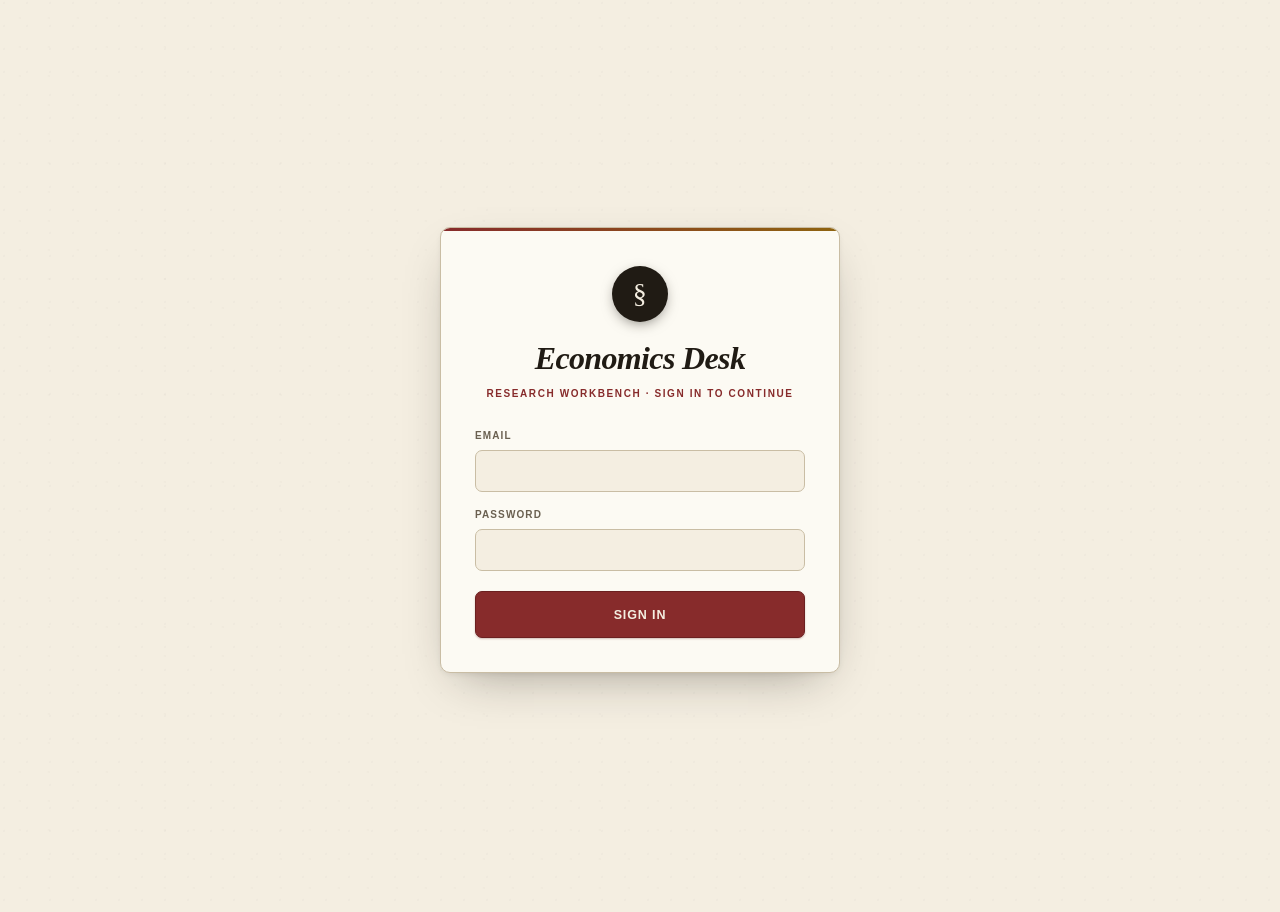
<file: index.html>
<!DOCTYPE html>
<html lang="en">
<head>
  <meta charset="UTF-8" />
  <meta name="viewport" content="width=device-width, initial-scale=1.0, viewport-fit=cover" />
  <title>Economics Desk — Research Workbench</title>
  <script type="module" crossorigin src="./assets/index-BYEg3wCB.js"></script>
  <link rel="stylesheet" crossorigin href="./assets/index-vTgZ1vr2.css">
</head>
<body>
  <div id="root"></div>
  <script src="./renderer.bundle.js"></script>
</body>
</html>
</file>
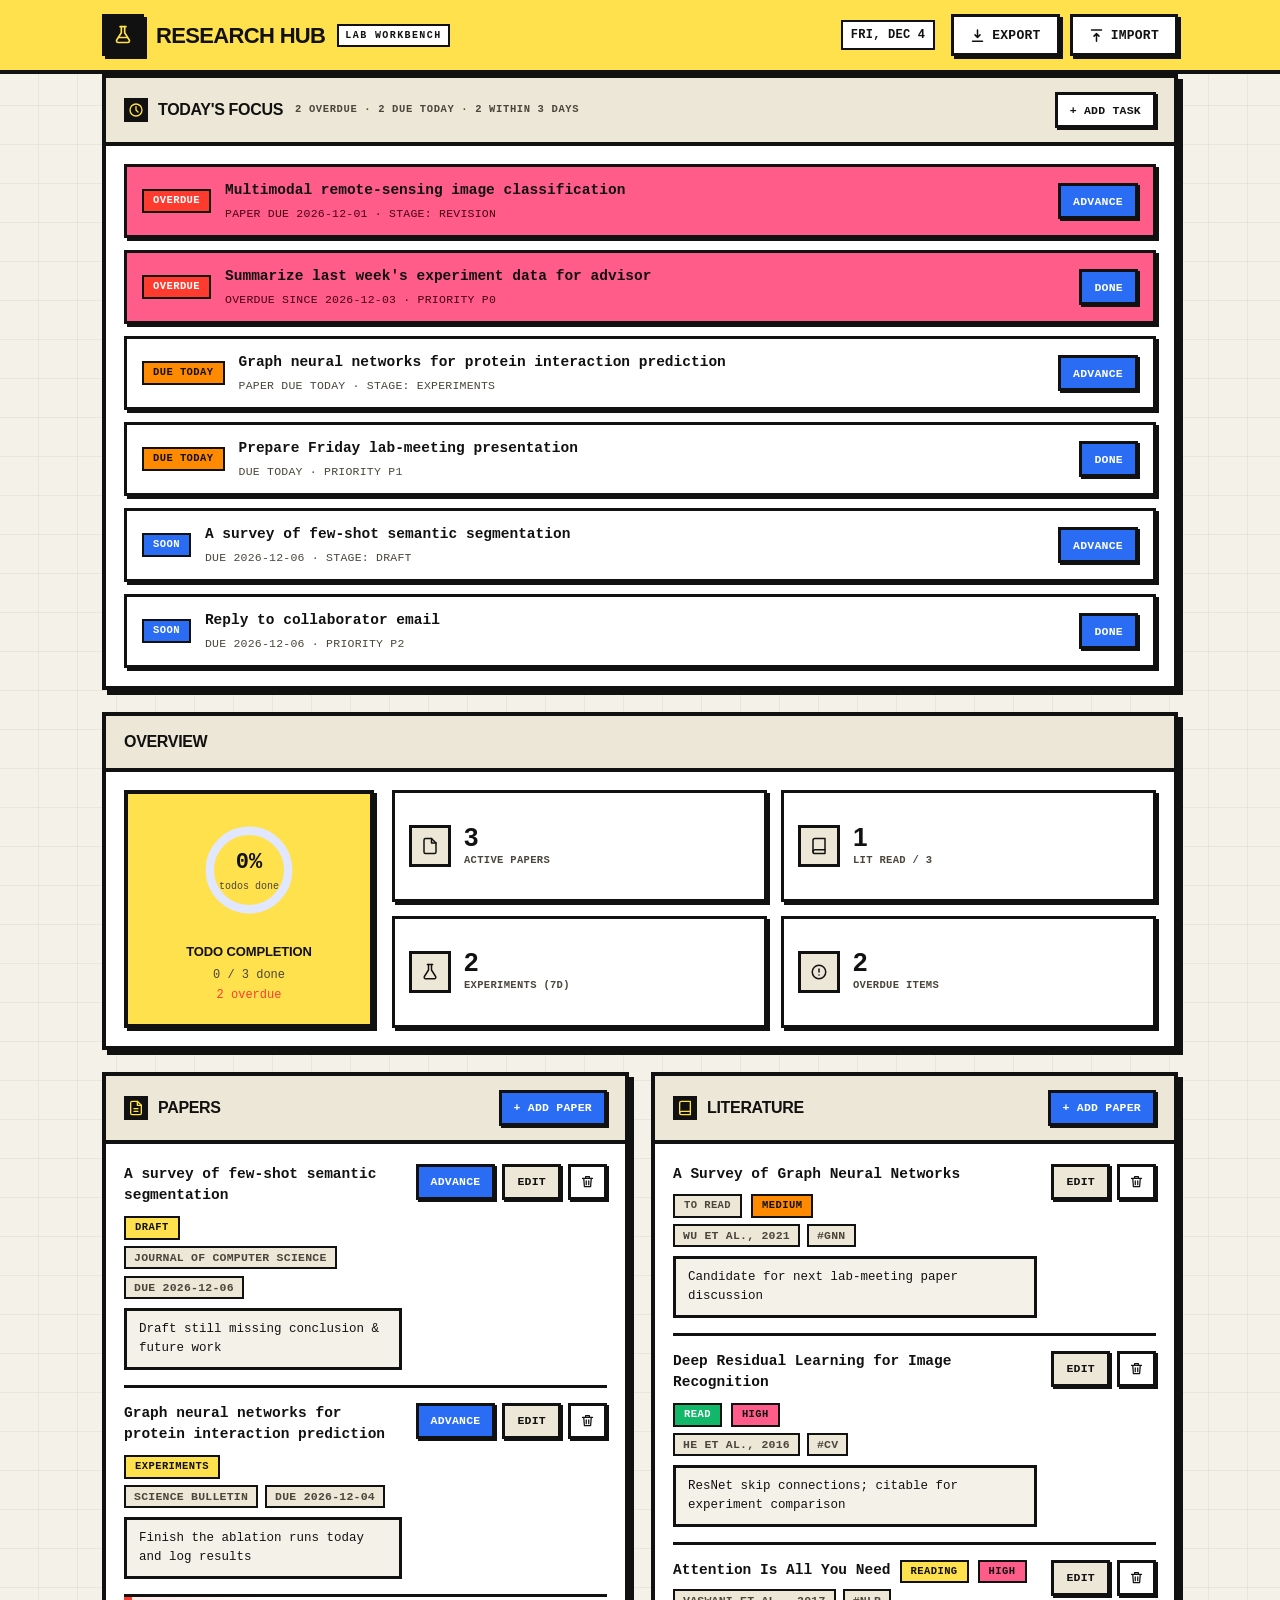
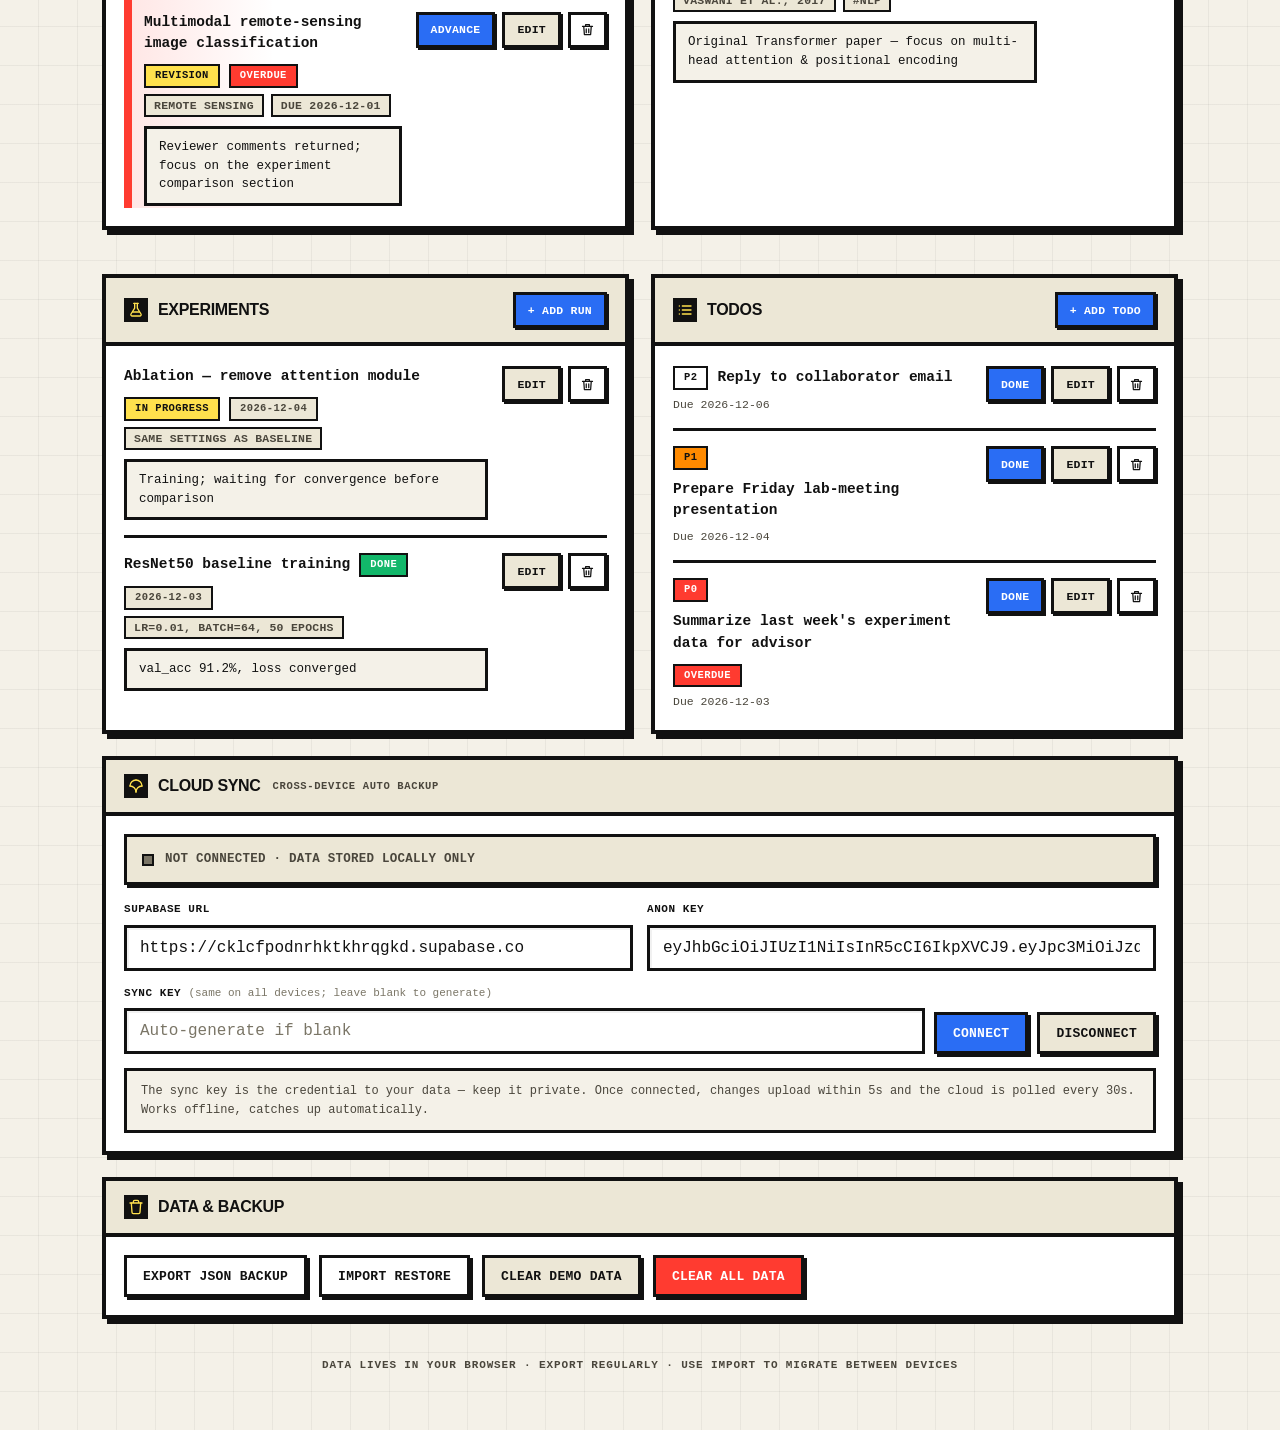
<file: concept-a.html>
<!DOCTYPE html>
<html lang="en">
<head>
<meta charset="UTF-8">
<meta name="viewport" content="width=device-width, initial-scale=1, viewport-fit=cover">
<meta name="theme-color" content="#111111">
<title>Research Hub · Lab Workbench</title>
<style>
/* ============================================================
   CONCEPT A — NEO-BRUTALIST
   Hard edges, thick ink borders, offset drop-shadows,
   monospace grid, high-contrast primaries. No gradients,
   no blur, no soft corners. Everything shouts.
   ============================================================ */
*{margin:0;padding:0;box-sizing:border-box;-webkit-tap-highlight-color:transparent}
:root{
  --ink:#111111;--paper:#F4F1E8;--paper-2:#ECE7D6;--card:#FFFFFF;
  --line:#111111;--muted:#4A463C;--faint:#7A7566;
  --yellow:#FFE14D;--pink:#FF5C8A;--blue:#2A6DF4;--green:#12B76A;--red:#FF3B30;--amber:#FF8A00;
  --mono:ui-monospace,SFMono-Regular,Menlo,Consolas,"Liberation Mono",monospace;
  --sans:"Arial Black",Impact,-apple-system,BlinkMacSystemFont,"Segoe UI",sans-serif;
  --sh:5px 5px 0 var(--ink);--sh-sm:3px 3px 0 var(--ink);--sh-lg:8px 8px 0 var(--ink);
}
html{-webkit-text-size-adjust:100%}
body{font-family:var(--mono);background:var(--paper);color:var(--ink);font-size:14.5px;line-height:1.5;
  padding-bottom:calc(env(safe-area-inset-bottom) + 40px);
  background-image:
    repeating-linear-gradient(0deg,transparent 0 38px,rgba(17,17,17,.05) 38px 39px),
    repeating-linear-gradient(90deg,transparent 0 38px,rgba(17,17,17,.05) 38px 39px);
}
.wrap{max-width:1120px;margin:0 auto;padding:0 22px}

/* Header */
header{background:var(--yellow);border-bottom:4px solid var(--ink);position:sticky;top:0;z-index:20}
.hd{max-width:1120px;margin:0 auto;padding:14px 22px calc(14px + env(safe-area-inset-top,0));display:flex;align-items:center;gap:16px;flex-wrap:wrap}
.logo{display:flex;align-items:center;gap:12px;font-family:var(--sans);font-size:22px;font-weight:900;letter-spacing:-.03em;text-transform:uppercase;white-space:nowrap}
.logo .logo-badge{width:42px;height:42px;background:var(--ink);color:var(--yellow);display:flex;align-items:center;justify-content:center;flex:none;border:3px solid var(--ink);box-shadow:var(--sh-sm)}
.logo .sub{font-family:var(--mono);font-size:10px;font-weight:700;color:var(--ink);letter-spacing:.14em;text-transform:uppercase;border:2px solid var(--ink);padding:2px 6px;background:var(--card)}
.hd .date{font-family:var(--mono);color:var(--ink);font-size:12px;margin-left:auto;font-weight:700;text-transform:uppercase;letter-spacing:.02em;border:2px solid var(--ink);background:var(--card);padding:4px 8px}
.hd-actions{display:flex;gap:10px;flex-wrap:wrap}

/* Buttons */
.btn{display:inline-flex;align-items:center;justify-content:center;gap:7px;border:3px solid var(--ink);
  cursor:pointer;font-family:var(--mono);font-size:13px;font-weight:700;letter-spacing:.02em;text-transform:uppercase;
  min-height:42px;padding:0 16px;background:var(--card);color:var(--ink);box-shadow:var(--sh-sm);
  transition:transform .08s ease,box-shadow .08s ease;text-decoration:none;white-space:nowrap}
.btn:hover{transform:translate(-1px,-1px);box-shadow:5px 5px 0 var(--ink)}
.btn:active{transform:translate(2px,2px);box-shadow:1px 1px 0 var(--ink)}
.btn:focus-visible{outline:3px solid var(--blue);outline-offset:2px}
.btn svg{opacity:1}
.btn-primary{background:var(--blue);color:#fff}
.btn-secondary{background:var(--card);color:var(--ink)}
.btn-ghost{background:var(--paper-2);color:var(--ink)}
.btn-danger{background:var(--red);color:#fff}
.btn-sm{min-height:36px;padding:0 12px;font-size:11.5px;box-shadow:2px 2px 0 var(--ink)}
.btn-icon{min-width:36px;min-height:36px;padding:0 9px;background:var(--card);color:var(--ink);box-shadow:2px 2px 0 var(--ink)}
.btn-icon.del:hover{background:var(--red);color:#fff}

main{padding-top:26px}

/* Cards */
.card{background:var(--card);border:4px solid var(--ink);box-shadow:var(--sh);margin-bottom:22px}
.card-head{display:flex;align-items:center;gap:12px;padding:14px 18px;border-bottom:4px solid var(--ink);background:var(--paper-2)}
.card-head h2{font-family:var(--sans);font-size:16px;font-weight:900;letter-spacing:-.02em;text-transform:uppercase;display:flex;align-items:center;gap:10px}
.card-head h2 svg{flex:none;background:var(--ink);color:var(--yellow);padding:2px;box-sizing:content-box;border:2px solid var(--ink);width:16px;height:16px}
.card-head .hint{font-size:10.5px;font-weight:700;color:var(--muted);text-transform:uppercase;letter-spacing:.06em}
.card-head .sp{flex:1}
.card-body{padding:18px}
.tip-bar{display:none;background:var(--yellow);border:4px solid var(--ink);box-shadow:var(--sh-sm);padding:13px 16px;font-size:13px;margin-bottom:22px;align-items:center;gap:12px;color:var(--ink);font-weight:700}
.tip-bar svg{flex:none}
.tip-bar .sp{flex:1}

/* Today focus */
.focus-card{}
.focus-item{display:flex;align-items:center;gap:14px;padding:13px 15px;border:3px solid var(--ink);margin-bottom:12px;background:var(--card);box-shadow:var(--sh-sm);transition:transform .08s ease}
.focus-item:last-child{margin-bottom:0}
.focus-item:hover{transform:translate(-1px,-1px);box-shadow:4px 4px 0 var(--ink)}
.focus-item.overdue{background:var(--pink);border-color:var(--ink)}
.focus-item .txt{flex:1;min-width:0}
.focus-item .txt .t{font-weight:700;font-size:14.5px;word-break:break-word}
.focus-item .txt .s{font-size:11.5px;color:var(--muted);margin-top:3px;text-transform:uppercase;letter-spacing:.02em}
.focus-item.overdue .txt .s{color:#4a0012}
.focus-item.overdue .t{color:#111}

/* Tags — hard chips */
.tag{display:inline-flex;align-items:center;font-family:var(--mono);font-size:10.5px;font-weight:700;padding:3px 9px;white-space:nowrap;flex:none;letter-spacing:.04em;text-transform:uppercase;border:2px solid var(--ink);line-height:1.3}
.tag-od{background:var(--red);color:#fff}
.tag-due{background:var(--amber);color:var(--ink)}
.tag-soon{background:var(--blue);color:#fff}
.tag-p0{background:var(--red);color:#fff}.tag-p1{background:var(--amber);color:var(--ink)}.tag-p2{background:var(--card);color:var(--ink)}
.tag-st{background:var(--yellow);color:var(--ink)}
.tag-ok{background:var(--green);color:#fff}
.tag-hi{background:var(--pink);color:var(--ink)}
.tag-md{background:var(--amber);color:var(--ink)}
.tag-lo{background:var(--card);color:var(--muted)}
.tag-ghost{background:var(--paper-2);color:var(--muted)}

/* Overview */
.ov-grid{display:grid;grid-template-columns:250px 1fr;gap:18px}
.ov-ring{display:flex;align-items:center;gap:16px;background:var(--yellow);border:4px solid var(--ink);box-shadow:var(--sh-sm);padding:20px;flex-direction:column;justify-content:center}
.ov-ring .cap{font-family:var(--sans);font-size:13px;font-weight:900;text-transform:uppercase;letter-spacing:-.01em}
.ov-cards{display:grid;grid-template-columns:repeat(2,1fr);gap:14px}
.ov-card{background:var(--card);border:3px solid var(--ink);box-shadow:var(--sh-sm);padding:14px;display:flex;align-items:center;gap:13px;transition:transform .08s ease}
.ov-card:hover{transform:translate(-1px,-1px);box-shadow:4px 4px 0 var(--ink)}
.ov-card .ic{width:42px;height:42px;display:flex;align-items:center;justify-content:center;flex:none;border:3px solid var(--ink);background:var(--paper-2) !important;color:var(--ink) !important}
.ov-card .n{font-family:var(--sans);font-size:26px;font-weight:900;line-height:1;letter-spacing:-.04em}
.ov-card .l{font-size:10.5px;color:var(--muted);font-weight:700;margin-top:3px;text-transform:uppercase;letter-spacing:.03em}

/* Grid */
.grid2{display:grid;grid-template-columns:1fr 1fr;gap:22px}

/* Items */
.item{display:flex;gap:14px;align-items:flex-start;padding:15px 0;border-bottom:3px solid var(--ink);transition:background .1s ease}
.item:first-child{padding-top:2px}
.item:last-child{border-bottom:none;padding-bottom:2px}
.item .body{flex:1;min-width:0}
.item .row1{display:flex;align-items:center;gap:9px;flex-wrap:wrap}
.item .title{font-weight:700;font-size:14.5px;word-break:break-word}
.item .meta{font-size:11.5px;color:var(--muted);margin-top:6px;display:flex;gap:7px;flex-wrap:wrap}
.item .meta span{background:var(--paper-2);border:2px solid var(--ink);padding:1px 8px;text-transform:uppercase;letter-spacing:.02em;font-weight:700}
.item .note{font-size:12.5px;color:var(--ink);background:var(--paper);border:3px solid var(--ink);padding:9px 12px;margin-top:9px;word-break:break-word;line-height:1.5}
.item .ops{display:flex;gap:7px;flex:none}
.item.done .title{text-decoration:line-through;color:var(--faint)}
.item.od{border-left:8px solid var(--red);padding-left:12px;background:linear-gradient(90deg,rgba(255,59,48,.12),transparent 30%)}
.empty{text-align:center;color:var(--muted);padding:38px 12px;font-size:13px;line-height:1.6;text-transform:uppercase;letter-spacing:.04em;font-weight:700}
.empty svg{display:block;margin:0 auto 14px;opacity:1;color:var(--ink)}

/* Forms */
input,select,textarea{font-family:var(--mono);font-size:16px;color:var(--ink);background:var(--card);border:3px solid var(--ink);padding:11px 13px;width:100%;outline:none;box-shadow:inset 2px 2px 0 rgba(17,17,17,.06)}
input::placeholder,textarea::placeholder{color:var(--faint)}
input:focus,select:focus,textarea:focus{background:var(--yellow);box-shadow:3px 3px 0 var(--ink)}
textarea{min-height:78px;resize:vertical;line-height:1.5}
.frm-grid{display:grid;grid-template-columns:1fr 1fr;gap:15px}
.fld{display:flex;flex-direction:column;gap:7px}
.fld.full{grid-column:1/-1}
.fld label{font-size:11px;color:var(--ink);font-weight:700;text-transform:uppercase;letter-spacing:.05em}

/* Modal */
.mask{position:fixed;inset:0;background:rgba(17,17,17,.55);display:none;align-items:flex-end;justify-content:center;z-index:100}
.mask.on{display:flex;animation:fade .12s ease}
@keyframes fade{from{opacity:0}to{opacity:1}}
.modal{background:var(--card);width:100%;max-width:560px;border:4px solid var(--ink);border-bottom:none;max-height:90vh;overflow:auto;padding:24px 22px calc(env(safe-area-inset-bottom) + 22px);box-shadow:var(--sh-lg);animation:slideup .18s ease}
@keyframes slideup{from{transform:translateY(30px)}to{transform:translateY(0)}}
.modal h3{font-family:var(--sans);font-size:19px;font-weight:900;text-transform:uppercase;letter-spacing:-.02em;margin-bottom:18px;display:flex;align-items:center;gap:10px}
.modal h3 svg{background:var(--yellow);border:2px solid var(--ink);padding:2px;box-sizing:content-box}
.modal-ft{display:flex;gap:12px;margin-top:20px}
.modal-ft .btn{flex:1;min-height:46px}
@media(min-width:640px){.mask{align-items:center;padding:20px}.modal{border-bottom:4px solid var(--ink)}}

/* Toast */
#toast{position:fixed;left:50%;bottom:calc(env(safe-area-inset-bottom) + 32px);transform:translateX(-50%) translateY(20px);
  background:var(--ink);color:var(--yellow);padding:13px 22px;border:3px solid var(--ink);font-family:var(--mono);font-size:13px;font-weight:700;text-transform:uppercase;letter-spacing:.03em;opacity:0;pointer-events:none;
  transition:opacity .2s ease,transform .2s ease;z-index:200;white-space:nowrap;box-shadow:var(--sh)}
#toast.on{opacity:1;transform:translateX(-50%) translateY(0)}
footer{text-align:center;color:var(--muted);font-size:11px;padding:16px;text-transform:uppercase;letter-spacing:.08em;font-weight:700}

/* Sync */
.sync-card{}
.sync-status{display:flex;align-items:center;gap:11px;font-size:12.5px;padding:13px 15px;margin-bottom:16px;flex-wrap:wrap;font-weight:700;text-transform:uppercase;letter-spacing:.02em;border:3px solid var(--ink);box-shadow:var(--sh-sm)}
.sync-status .dot{width:12px;height:12px;flex:none;border:2px solid var(--ink)}
.sync-off{background:var(--paper-2);color:var(--muted)}
.sync-off .dot{background:var(--faint)}
.sync-on{background:var(--green);color:#fff}
.sync-on .dot{background:var(--yellow)}
.sync-err{background:var(--red);color:#fff}
.sync-err .dot{background:var(--yellow)}
.sync-form{display:grid;grid-template-columns:1fr 1fr;gap:14px}
.sync-key-box{display:flex;gap:9px;align-items:flex-end}
.sync-key-box input{flex:1;min-width:0}
.sync-note{font-size:12px;color:var(--muted);margin-top:14px;background:var(--paper);border:3px solid var(--ink);padding:11px 14px;line-height:1.55}

@media(max-width:767px){
  .wrap{padding:0 16px}
  .grid2{grid-template-columns:1fr}
  .ov-grid{grid-template-columns:1fr}
  .ov-cards{grid-template-columns:repeat(2,1fr)}
  .frm-grid{grid-template-columns:1fr}
  .sync-form{grid-template-columns:1fr}
  .hd .date{display:none}
  .card-body{padding:14px}
  .card-head{padding:12px 14px}
  .logo{font-size:18px}
}
@media(max-width:380px){.ov-cards{grid-template-columns:1fr}.sync-key-box{flex-wrap:wrap}.sync-key-box input{width:100%}}
</style>
</head>
<body>

<header>
  <div class="hd">
    <div class="logo">
      <span class="logo-badge"><svg viewBox="0 0 24 24" width="20" height="20" fill="none" stroke="currentColor" stroke-width="2" stroke-linecap="round" stroke-linejoin="round"><path d="M10 2v7.3L4.5 18a2 2 0 002 3h11a2 2 0 002-3L14 9.3V2"/><path d="M8.5 2h7"/><path d="M7 15h10"/></svg></span>
      <span>Research Hub</span>
      <span class="sub">Lab Workbench</span>
    </div>
    <span class="date" id="todayLabel"></span>
    <div class="hd-actions">
      <button class="btn btn-secondary" onclick="exportJSON()"><svg viewBox="0 0 24 24" width="15" height="15" fill="none" stroke="currentColor" stroke-width="2.4" stroke-linecap="round" stroke-linejoin="round"><path d="M12 3v12m0 0l-4-4m4 4l4-4"/><path d="M4 21h16"/></svg>Export</button>
      <button class="btn btn-secondary" onclick="document.getElementById('importFile').click()"><svg viewBox="0 0 24 24" width="15" height="15" fill="none" stroke="currentColor" stroke-width="2.4" stroke-linecap="round" stroke-linejoin="round"><path d="M12 21V9m0 0l-4 4m4-4l4 4"/><path d="M4 3h16"/></svg>Import</button>
    </div>
  </div>
</header>

<main class="wrap">
  <div class="tip-bar" id="backupTip">
    <svg viewBox="0 0 24 24" width="18" height="18" fill="none" stroke="currentColor" stroke-width="2.4" stroke-linecap="round" stroke-linejoin="round"><path d="M10.3 3.9L1.8 18a2 2 0 001.7 3h17a2 2 0 001.7-3L13.7 3.9a2 2 0 00-3.4 0z"/><path d="M12 9v4m0 4h.01"/></svg>
    <span id="backupTipText"></span>
    <span class="sp"></span>
    <button class="btn btn-sm" onclick="exportJSON()">Back up now</button>
  </div>

  <section class="card focus-card">
    <div class="card-head">
      <h2><svg viewBox="0 0 24 24" width="16" height="16" fill="none" stroke="currentColor" stroke-width="2" stroke-linecap="round" stroke-linejoin="round"><circle cx="12" cy="12" r="9"/><path d="M12 7v5l3 3"/></svg>Today's focus</h2>
      <span class="hint" id="todayHint"></span>
      <span class="sp"></span>
      <button class="btn btn-sm btn-secondary" onclick="openForm('todos')">+ Add task</button>
    </div>
    <div class="card-body" id="todayList"></div>
  </section>

  <section class="card">
    <div class="card-head"><h2>Overview</h2><span class="sp"></span></div>
    <div class="card-body">
      <div class="ov-grid">
        <div class="ov-ring" id="ringWrap"></div>
        <div class="ov-cards">
          <div class="ov-card"><span class="ic"><svg viewBox="0 0 24 24" width="18" height="18" fill="none" stroke="currentColor" stroke-width="2" stroke-linecap="round" stroke-linejoin="round"><path d="M14 2H6a2 2 0 00-2 2v16a2 2 0 002 2h12a2 2 0 002-2V8z"/><path d="M14 2v6h6"/></svg></span><div><div class="n" id="ovPapers">0</div><div class="l">Active papers</div></div></div>
          <div class="ov-card"><span class="ic"><svg viewBox="0 0 24 24" width="18" height="18" fill="none" stroke="currentColor" stroke-width="2" stroke-linecap="round" stroke-linejoin="round"><path d="M4 19.5A2.5 2.5 0 016.5 17H20"/><path d="M6.5 2H20v20H6.5A2.5 2.5 0 014 19.5v-15A2.5 2.5 0 016.5 2z"/></svg></span><div><div class="n" id="ovRead">0</div><div class="l">Lit read / <span id="ovLitTotal">0</span></div></div></div>
          <div class="ov-card"><span class="ic"><svg viewBox="0 0 24 24" width="18" height="18" fill="none" stroke="currentColor" stroke-width="2" stroke-linecap="round" stroke-linejoin="round"><path d="M10 2v7.3L4.5 18a2 2 0 002 3h11a2 2 0 002-3L14 9.3V2"/><path d="M8.5 2h7"/></svg></span><div><div class="n" id="ovExp">0</div><div class="l">Experiments (7d)</div></div></div>
          <div class="ov-card"><span class="ic"><svg viewBox="0 0 24 24" width="18" height="18" fill="none" stroke="currentColor" stroke-width="2" stroke-linecap="round" stroke-linejoin="round"><circle cx="12" cy="12" r="9"/><path d="M12 8v4m0 4h.01"/></svg></span><div><div class="n" id="ovOverdue">0</div><div class="l">Overdue items</div></div></div>
        </div>
      </div>
    </div>
  </section>

  <div class="grid2">
    <section class="card">
      <div class="card-head">
        <h2><svg viewBox="0 0 24 24" width="16" height="16" fill="none" stroke="currentColor" stroke-width="2" stroke-linecap="round" stroke-linejoin="round"><path d="M14 2H6a2 2 0 00-2 2v16a2 2 0 002 2h12a2 2 0 002-2V8z"/><path d="M14 2v6h6"/><path d="M9 13h6M9 17h6"/></svg>Papers</h2>
        <span class="sp"></span>
        <button class="btn btn-sm btn-primary" onclick="openForm('papers')">+ Add paper</button>
      </div>
      <div class="card-body" id="papersList"></div>
    </section>

    <section class="card">
      <div class="card-head">
        <h2><svg viewBox="0 0 24 24" width="16" height="16" fill="none" stroke="currentColor" stroke-width="2" stroke-linecap="round" stroke-linejoin="round"><path d="M4 19.5A2.5 2.5 0 016.5 17H20"/><path d="M6.5 2H20v20H6.5A2.5 2.5 0 014 19.5v-15A2.5 2.5 0 016.5 2z"/></svg>Literature</h2>
        <span class="sp"></span>
        <button class="btn btn-sm btn-primary" onclick="openForm('literature')">+ Add paper</button>
      </div>
      <div class="card-body" id="litList"></div>
    </section>

    <section class="card">
      <div class="card-head">
        <h2><svg viewBox="0 0 24 24" width="16" height="16" fill="none" stroke="currentColor" stroke-width="2" stroke-linecap="round" stroke-linejoin="round"><path d="M10 2v7.3L4.5 18a2 2 0 002 3h11a2 2 0 002-3L14 9.3V2"/><path d="M8.5 2h7"/><path d="M7 15h10"/></svg>Experiments</h2>
        <span class="sp"></span>
        <button class="btn btn-sm btn-primary" onclick="openForm('experiments')">+ Add run</button>
      </div>
      <div class="card-body" id="expList"></div>
    </section>

    <section class="card">
      <div class="card-head">
        <h2><svg viewBox="0 0 24 24" width="16" height="16" fill="none" stroke="currentColor" stroke-width="2" stroke-linecap="round" stroke-linejoin="round"><path d="M8 6h13M8 12h13M8 18h13"/><path d="M3.5 6h.01M3.5 12h.01M3.5 18h.01"/></svg>Todos</h2>
        <span class="sp"></span>
        <button class="btn btn-sm btn-primary" onclick="openForm('todos')">+ Add todo</button>
      </div>
      <div class="card-body" id="todoList"></div>
    </section>
  </div>

  <section class="card sync-card">
    <div class="card-head">
      <h2><svg viewBox="0 0 24 24" width="16" height="16" fill="none" stroke="currentColor" stroke-width="2" stroke-linecap="round" stroke-linejoin="round"><path d="M12 3a9 9 0 019 9"/><path d="M3 12a9 9 0 019-9"/><path d="M12 21a9 9 0 019-9"/><path d="M3 12a9 9 0 019 9"/></svg>Cloud sync</h2>
      <span class="hint">Cross-device auto backup</span>
      <span class="sp"></span>
    </div>
    <div class="card-body">
      <div class="sync-status sync-off" id="syncStatus"><span class="dot"></span><span id="syncStatusText">Not connected · data stored locally only</span></div>
      <div class="sync-form" id="syncForm">
        <div class="fld"><label>Supabase URL</label><input id="suUrl" value="https://cklcfpodnrhktkhrqgkd.supabase.co" autocomplete="off"></div>
        <div class="fld"><label>Anon key</label><input id="suKey" value="eyJhbGciOiJIUzI1NiIsInR5cCI6IkpXVCJ9.eyJpc3MiOiJzdXBhYmFzZSIsInJlZiI6ImNrbGNmcG9kbnJoa3RraHJxZ2tkIiwicm9sZSI6ImFub24iLCJpYXQiOjE3ODU5MzQxNTEsImV4cCI6MjEwMTUxMDE1MX0.UHzUK1b6jxnovS1Gqoj8GNdRjGu1yXAoSKX5U1kRuXs" autocomplete="off"></div>
        <div class="fld full"><label>Sync key <span style="font-weight:400;color:var(--faint);text-transform:none;letter-spacing:0">(same on all devices; leave blank to generate)</span></label><div class="sync-key-box"><input id="suSyncKey" placeholder="Auto-generate if blank" autocomplete="off"><button class="btn btn-primary" onclick="connectSync()">Connect</button><button class="btn btn-ghost" onclick="disconnectSync()">Disconnect</button></div></div>
      </div>
      <div class="sync-note">The sync key is the credential to your data — keep it private. Once connected, changes upload within 5s and the cloud is polled every 30s. Works offline, catches up automatically.</div>
    </div>
  </section>

  <section class="card">
    <div class="card-head">
      <h2><svg viewBox="0 0 24 24" width="16" height="16" fill="none" stroke="currentColor" stroke-width="2" stroke-linecap="round" stroke-linejoin="round"><path d="M3 6h18M8 6V4a2 2 0 012-2h4a2 2 0 012 2v2"/><path d="M19 6l-1 14a2 2 0 01-2 2H8a2 2 0 01-2-2L5 6"/></svg>Data &amp; backup</h2>
    </div>
    <div class="card-body" style="display:flex;gap:12px;flex-wrap:wrap">
      <button class="btn btn-secondary" onclick="exportJSON()">Export JSON backup</button>
      <button class="btn btn-secondary" onclick="document.getElementById('importFile').click()">Import restore</button>
      <button class="btn btn-ghost" onclick="clearDemo()">Clear demo data</button>
      <button class="btn btn-danger" onclick="clearAll()">Clear all data</button>
    </div>
  </section>
</main>

<footer>Data lives in your browser · Export regularly · Use Import to migrate between devices</footer>

<input type="file" id="importFile" accept="application/json" style="display:none" onchange="handleImport(event)">

<div class="mask" id="mask" onclick="if(event.target===this)closeForm()">
  <div class="modal">
    <h3 id="modalTitle"></h3>
    <div class="frm-grid" id="modalForm"></div>
    <div class="modal-ft">
      <button class="btn btn-ghost" onclick="closeForm()">Cancel</button>
      <button class="btn btn-primary" onclick="submitForm()">Save</button>
    </div>
  </div>
</div>

<div id="toast"></div>

<script>
(function(){
'use strict';
var KEY='wb_research_';
var STAGES=['Idea','Literature Review','Experiments','Draft','Revision','Submitted','Published'];
var LIT_STATUS=['To Read','Reading','Read'];
var IMP=['High','Medium','Low'];
var EXP_STATUS=['In Progress','Done'];
var PRI=['P0','P1','P2'];
var db={papers:[],literature:[],experiments:[],todos:[]};
var editId=null,editType=null;

/* legacy Chinese values -> English (one-time migration on load) */
var LEGACY_STAGE={'选题':'Idea','文献综述':'Literature Review','实验':'Experiments','初稿':'Draft','修改':'Revision','已投稿':'Submitted','已录用':'Published'};
var LEGACY_LIT={'待读':'To Read','精读中':'Reading','已读':'Read'};
var LEGACY_IMP={'高':'High','中':'Medium','低':'Low'};
var LEGACY_EXP={'进行中':'In Progress','已完成':'Done'};
function migrate(){
  var changed=false;
  db.papers.forEach(function(p){if(p.stage&&LEGACY_STAGE[p.stage]){p.stage=LEGACY_STAGE[p.stage];changed=true}});
  db.literature.forEach(function(x){
    if(x.status&&LEGACY_LIT[x.status]){x.status=LEGACY_LIT[x.status];changed=true}
    if(x.importance&&LEGACY_IMP[x.importance]){x.importance=LEGACY_IMP[x.importance];changed=true}
  });
  db.experiments.forEach(function(e){if(e.status&&LEGACY_EXP[e.status]){e.status=LEGACY_EXP[e.status];changed=true}});
  if(changed)save();
}

var FIELDS={
  papers:[
    {k:'title',label:'Paper title *',type:'text',ph:'e.g. Graph-based protein interaction prediction'},
    {k:'stage',label:'Current stage',type:'select',opts:STAGES},
    {k:'journal',label:'Target journal',type:'text',ph:'e.g. Nature Communications'},
    {k:'deadline',label:'Due date',type:'date'},
    {k:'note',label:'Notes',type:'textarea',ph:'Progress / open questions…'}
  ],
  literature:[
    {k:'title',label:'Title *',type:'text',ph:'e.g. Attention Is All You Need'},
    {k:'author',label:'Authors / Year',type:'text',ph:'e.g. Vaswani et al., 2017'},
    {k:'tag',label:'Topic tag',type:'text',ph:'e.g. NLP / CV / GNN'},
    {k:'status',label:'Reading status',type:'select',opts:LIT_STATUS},
    {k:'importance',label:'Importance',type:'select',opts:IMP},
    {k:'note',label:'Notes',type:'textarea',ph:'Key ideas / citable findings…'}
  ],
  experiments:[
    {k:'name',label:'Experiment name *',type:'text',ph:'e.g. ResNet50 baseline'},
    {k:'date',label:'Date',type:'date'},
    {k:'condition',label:'Conditions / params',type:'text',ph:'e.g. lr=0.01, batch=64'},
    {k:'result',label:'Result summary',type:'textarea',ph:'Key metrics / conclusions…'},
    {k:'status',label:'Status',type:'select',opts:EXP_STATUS}
  ],
  todos:[
    {k:'text',label:'Task *',type:'text',ph:'e.g. Prepare lab-meeting slides'},
    {k:'priority',label:'Priority',type:'select',opts:PRI},
    {k:'deadline',label:'Due date',type:'date'}
  ]
};

function uid(){return Date.now().toString(36)+Math.random().toString(36).slice(2,8)}
function fmt(d){return d.getFullYear()+'-'+String(d.getMonth()+1).padStart(2,'0')+'-'+String(d.getDate()).padStart(2,'0')}
function todayStr(){return fmt(new Date())}
function addDays(s,n){var d=new Date(s+'T00:00:00');d.setDate(d.getDate()+n);return fmt(d)}
function esc(s){return String(s==null?'':s).replace(/&/g,'&amp;').replace(/</g,'&lt;').replace(/>/g,'&gt;').replace(/"/g,'&quot;')}
function load(){try{var s=localStorage.getItem(KEY+'db');if(s){db=JSON.parse(s);db.papers=db.papers||[];db.literature=db.literature||[];db.experiments=db.experiments||[];db.todos=db.todos||[]}}catch(e){}}
function save(){try{localStorage.setItem(KEY+'db',JSON.stringify(db));localStorage.setItem(KEY+'meta',new Date().toISOString());if(sync.on)syncPush()}catch(e){toast('Storage failed: quota exceeded')}}
function total(){return db.papers.length+db.literature.length+db.experiments.length+db.todos.length}

function seed(){
  var t=todayStr();
  db.papers=[
    {id:uid(),title:'Multimodal remote-sensing image classification',stage:'Revision',journal:'Remote Sensing',deadline:addDays(t,-3),note:'Reviewer comments returned; focus on the experiment comparison section',demo:true},
    {id:uid(),title:'Graph neural networks for protein interaction prediction',stage:'Experiments',journal:'Science Bulletin',deadline:t,note:'Finish the ablation runs today and log results',demo:true},
    {id:uid(),title:'A survey of few-shot semantic segmentation',stage:'Draft',journal:'Journal of Computer Science',deadline:addDays(t,2),note:'Draft still missing conclusion & future work',demo:true}
  ];
  db.literature=[
    {id:uid(),title:'Attention Is All You Need',author:'Vaswani et al., 2017',tag:'NLP',status:'Reading',importance:'High',note:'Original Transformer paper — focus on multi-head attention & positional encoding',demo:true},
    {id:uid(),title:'Deep Residual Learning for Image Recognition',author:'He et al., 2016',tag:'CV',status:'Read',importance:'High',note:'ResNet skip connections; citable for experiment comparison',demo:true},
    {id:uid(),title:'A Survey of Graph Neural Networks',author:'Wu et al., 2021',tag:'GNN',status:'To Read',importance:'Medium',note:'Candidate for next lab-meeting paper discussion',demo:true}
  ];
  db.experiments=[
    {id:uid(),name:'ResNet50 baseline training',date:addDays(t,-1),condition:'lr=0.01, batch=64, 50 epochs',result:'val_acc 91.2%, loss converged',status:'Done',demo:true},
    {id:uid(),name:'Ablation — remove attention module',date:t,condition:'Same settings as baseline',result:'Training; waiting for convergence before comparison',status:'In Progress',demo:true}
  ];
  db.todos=[
    {id:uid(),text:'Summarize last week\'s experiment data for advisor',priority:'P0',deadline:addDays(t,-1),done:false,demo:true},
    {id:uid(),text:'Prepare Friday lab-meeting presentation',priority:'P1',deadline:t,done:false,demo:true},
    {id:uid(),text:'Reply to collaborator email',priority:'P2',deadline:addDays(t,2),done:false,demo:true}
  ];
  save();
}

function toast(msg){var el=document.getElementById('toast');el.textContent=msg;el.classList.add('on');clearTimeout(toast._t);toast._t=setTimeout(function(){el.classList.remove('on')},2200)}
function todayLabel(){var w=['Sun','Mon','Tue','Wed','Thu','Fri','Sat'];var d=new Date();document.getElementById('todayLabel').textContent=w[d.getDay()]+', '+d.toLocaleDateString('en-US',{month:'short',day:'numeric'})}

function collectToday(){
  var t=todayStr(),items=[];
  db.papers.forEach(function(p){
    if(p.stage==='Published'||!p.deadline)return;
    if(p.deadline<t)items.push({kind:'overdue',type:'paper',id:p.id,title:p.title,sub:'Paper due '+p.deadline,extra:'Stage: '+p.stage});
    else if(p.deadline===t)items.push({kind:'due',type:'paper',id:p.id,title:p.title,sub:'Paper due today',extra:'Stage: '+p.stage});
    else if(p.deadline<=addDays(t,3))items.push({kind:'soon',type:'paper',id:p.id,title:p.title,sub:'Due '+p.deadline,extra:'Stage: '+p.stage});
  });
  db.todos.forEach(function(x){
    if(x.done||!x.deadline)return;
    if(x.deadline<t)items.push({kind:'overdue',type:'todo',id:x.id,title:x.text,sub:'Overdue since '+x.deadline,extra:'Priority '+x.priority});
    else if(x.deadline===t)items.push({kind:'due',type:'todo',id:x.id,title:x.text,sub:'Due today',extra:'Priority '+x.priority});
    else if(x.deadline<=addDays(t,3))items.push({kind:'soon',type:'todo',id:x.id,title:x.text,sub:'Due '+x.deadline,extra:'Priority '+x.priority});
  });
  items.sort(function(a,b){var o={overdue:0,due:1,soon:2};return o[a.kind]-o[b.kind]});
  return items;
}

function renderToday(){
  var items=collectToday(),el=document.getElementById('todayList');
  var od=items.filter(function(i){return i.kind==='overdue'}).length;
  var du=items.filter(function(i){return i.kind==='due'}).length;
  var so=items.filter(function(i){return i.kind==='soon'}).length;
  document.getElementById('todayHint').textContent=od+' overdue · '+du+' due today · '+so+' within 3 days';
  if(!items.length){el.innerHTML='<div class="empty"><svg viewBox="0 0 64 64" width="46" height="46" fill="none" stroke="currentColor" stroke-width="2.2" stroke-linecap="round" stroke-linejoin="round"><path d="M32 6l22 11v14c0 12-9 22-22 27C19 53 10 43 10 31V17z"/><path d="M21 32l8 8 15-16"/></svg>All caught up — nothing overdue or due soon</div>';return}
  el.innerHTML=items.map(function(i){
    var k=i.kind,label=k==='overdue'?'Overdue':(k==='due'?'Due today':'Soon');
    var btn=i.type==='todo'?'<button class="btn btn-sm btn-primary" onclick="completeTodo(\''+i.id+'\')">Done</button>'
      :'<button class="btn btn-sm btn-primary" onclick="advancePaper(\''+i.id+'\')">Advance</button>';
    return '<div class="focus-item '+(k==='overdue'?'overdue':'')+'">'
      +'<span class="tag '+(k==='overdue'?'tag-od':k==='due'?'tag-due':'tag-soon')+'">'+label+'</span>'
      +'<div class="txt"><div class="t">'+esc(i.title)+'</div><div class="s">'+esc(i.sub)+' · '+esc(i.extra)+'</div></div>'
      +btn+'</div>';
  }).join('');
}

function renderOverview(){
  var t=todayStr();
  var active=db.papers.filter(function(p){return p.stage!=='Published'}).length;
  var litT=db.literature.length,read=db.literature.filter(function(x){return x.status==='Read'}).length;
  var week=addDays(t,-7);
  var expW=db.experiments.filter(function(e){return e.date>=week&&e.date<=t}).length;
  var od=collectToday().filter(function(i){return i.kind==='overdue'}).length;
  document.getElementById('ovPapers').textContent=active;
  document.getElementById('ovRead').textContent=read;
  document.getElementById('ovLitTotal').textContent=litT;
  document.getElementById('ovExp').textContent=expW;
  document.getElementById('ovOverdue').textContent=od;
  var dTotal=db.todos.length,ddone=db.todos.filter(function(x){return x.done}).length;
  var pct=dTotal?Math.round(ddone/dTotal*100):0;
  var C=2*Math.PI*42,off=C*(1-pct/100),color=pct===100?'#16A34A':'#4F46E5';
  document.getElementById('ringWrap').innerHTML=
    '<div style="position:relative;width:112px;height:112px;flex:none">'
    +'<svg viewBox="0 0 120 120" width="112" height="112"><circle cx="60" cy="60" r="42" fill="none" stroke="#E0E7FF" stroke-width="9"/><circle cx="60" cy="60" r="42" fill="none" stroke="'+color+'" stroke-width="9" stroke-linecap="round" stroke-dasharray="'+C+'" stroke-dashoffset="'+off+'" transform="rotate(-90 60 60)"/></svg>'
    +'<div style="position:absolute;inset:0;display:flex;flex-direction:column;align-items:center;justify-content:center"><span style="font-size:22px;font-weight:700;color:var(--text)">'+pct+'%</span><span style="font-size:10px;color:var(--muted);font-weight:500">todos done</span></div></div>'
    +'<div style="text-align:center"><div class="cap">Todo completion</div><div style="font-size:12px;color:var(--muted);margin-top:4px">'+ddone+' / '+dTotal+' done</div><div style="font-size:12px;color:var(--red);margin-top:2px">'+od+' overdue</div></div>';
}

function renderPapers(){
  var el=document.getElementById('papersList'),list=db.papers.slice().reverse();
  if(!list.length){el.innerHTML='<div class="empty"><svg viewBox="0 0 64 64" width="46" height="46" fill="none" stroke="currentColor" stroke-width="2.2" stroke-linecap="round" stroke-linejoin="round"><path d="M14 2v20M14 22H4v30a6 6 0 006 6h20a6 6 0 006-6V22H26"/><path d="M14 22H4M14 2L26 22"/><path d="M10 30h12M10 38h12"/></svg>No papers yet — add your first one</div>';return}
  el.innerHTML=list.map(function(p){
    var od=p.deadline&&p.deadline<todayStr()&&p.stage!=='Published';
    return '<div class="item'+(od?' od':'')+'">'
    +'<div class="body"><div class="row1"><span class="title">'+esc(p.title)+'</span><span class="tag tag-st">'+esc(p.stage)+'</span>'+(od?'<span class="tag tag-od">Overdue</span>':'')+'</div>'
    +'<div class="meta">'+(p.journal?'<span>'+esc(p.journal)+'</span>':'')+(p.deadline?'<span>Due '+esc(p.deadline)+'</span>':'')+'</div>'
    +(p.note?'<div class="note">'+esc(p.note)+'</div>':'')
    +'</div><div class="ops">'
    +(p.stage!=='Published'?'<button class="btn btn-sm btn-primary" onclick="advancePaper(\''+p.id+'\')">Advance</button>':'')
    +'<button class="btn btn-sm btn-ghost" onclick="openForm(\'papers\',\''+p.id+'\')">Edit</button>'
    +'<button class="btn btn-icon del" onclick="delItem(\'papers\',\''+p.id+'\')" title="Delete"><svg viewBox="0 0 24 24" width="15" height="15" fill="none" stroke="currentColor" stroke-width="2" stroke-linecap="round" stroke-linejoin="round"><path d="M4 7h16M10 11v6M14 11v6M6 7l1 13h10l1-13M9 7V4h6v3"/></svg></button>'
    +'</div></div>';
  }).join('');
}

function renderLit(){
  var el=document.getElementById('litList'),list=db.literature.slice().reverse();
  if(!list.length){el.innerHTML='<div class="empty"><svg viewBox="0 0 64 64" width="46" height="46" fill="none" stroke="currentColor" stroke-width="2.2" stroke-linecap="round" stroke-linejoin="round"><path d="M8 8h24a8 8 0 018 8v40a8 8 0 00-8-8H8z"/><path d="M56 8H32a8 8 0 00-8 8v40"/></svg>Library is empty — add a paper to start your reading list</div>';return}
  el.innerHTML=list.map(function(x){
    return '<div class="item"><div class="body"><div class="row1"><span class="title">'+esc(x.title)+'</span>'
    +'<span class="tag '+(x.status==='Read'?'tag-ok':x.status==='Reading'?'tag-st':'tag-ghost')+'">'+esc(x.status)+'</span>'
    +'<span class="tag '+(x.importance==='High'?'tag-hi':x.importance==='Medium'?'tag-md':'tag-lo')+'">'+esc(x.importance)+'</span>'
    +'</div><div class="meta">'+(x.author?'<span>'+esc(x.author)+'</span>':'')+(x.tag?'<span>#'+esc(x.tag)+'</span>':'')+'</div>'
    +(x.note?'<div class="note">'+esc(x.note)+'</div>':'')
    +'</div><div class="ops">'
    +'<button class="btn btn-sm btn-ghost" onclick="openForm(\'literature\',\''+x.id+'\')">Edit</button>'
    +'<button class="btn btn-icon del" onclick="delItem(\'literature\',\''+x.id+'\')" title="Delete"><svg viewBox="0 0 24 24" width="15" height="15" fill="none" stroke="currentColor" stroke-width="2" stroke-linecap="round" stroke-linejoin="round"><path d="M4 7h16M10 11v6M14 11v6M6 7l1 13h10l1-13M9 7V4h6v3"/></svg></button>'
    +'</div></div>';
  }).join('');
}

function renderExp(){
  var el=document.getElementById('expList'),list=db.experiments.slice().reverse();
  if(!list.length){el.innerHTML='<div class="empty"><svg viewBox="0 0 64 64" width="46" height="46" fill="none" stroke="currentColor" stroke-width="2.2" stroke-linecap="round" stroke-linejoin="round"><path d="M22 4h20M26 4v14L12 44a6 6 0 006 8h28a6 6 0 006-8L38 18V4"/><path d="M16 42h32"/></svg>No experiments logged yet</div>';return}
  el.innerHTML=list.map(function(e){
    return '<div class="item"><div class="body"><div class="row1"><span class="title">'+esc(e.name)+'</span>'
    +'<span class="tag '+(e.status==='Done'?'tag-ok':'tag-st')+'">'+esc(e.status)+'</span>'
    +(e.date?'<span class="tag tag-ghost">'+esc(e.date)+'</span>':'')
    +'</div>'
    +(e.condition?'<div class="meta"><span>'+esc(e.condition)+'</span></div>':'')
    +(e.result?'<div class="note">'+esc(e.result)+'</div>':'')
    +'</div><div class="ops">'
    +'<button class="btn btn-sm btn-ghost" onclick="openForm(\'experiments\',\''+e.id+'\')">Edit</button>'
    +'<button class="btn btn-icon del" onclick="delItem(\'experiments\',\''+e.id+'\')" title="Delete"><svg viewBox="0 0 24 24" width="15" height="15" fill="none" stroke="currentColor" stroke-width="2" stroke-linecap="round" stroke-linejoin="round"><path d="M4 7h16M10 11v6M14 11v6M6 7l1 13h10l1-13M9 7V4h6v3"/></svg></button>'
    +'</div></div>';
  }).join('');
}

function renderTodos(){
  var el=document.getElementById('todoList'),list=db.todos.slice().reverse();
  if(!list.length){el.innerHTML='<div class="empty"><svg viewBox="0 0 64 64" width="46" height="46" fill="none" stroke="currentColor" stroke-width="2.2" stroke-linecap="round" stroke-linejoin="round"><circle cx="32" cy="32" r="26"/><path d="M21 33l8 8 15-17"/></svg>No todos — all done!</div>';return}
  el.innerHTML=list.map(function(x){
    var od=x.deadline&&x.deadline<todayStr()&&!x.done;
    return '<div class="item'+(x.done?' done':'')+'"><div class="body"><div class="row1">'
    +'<span class="tag tag-p'+x.priority.slice(1)+'">'+esc(x.priority)+'</span>'
    +'<span class="title">'+esc(x.text)+'</span>'
    +(od?'<span class="tag tag-od">Overdue</span>':'')
    +'</div>'+(x.deadline?'<div class="meta">Due '+esc(x.deadline)+'</div>':'')+'</div><div class="ops">'
    +(!x.done?'<button class="btn btn-sm btn-primary" onclick="completeTodo(\''+x.id+'\')">Done</button>':'')
    +'<button class="btn btn-sm btn-ghost" onclick="openForm(\'todos\',\''+x.id+'\')">Edit</button>'
    +'<button class="btn btn-icon del" onclick="delItem(\'todos\',\''+x.id+'\')" title="Delete"><svg viewBox="0 0 24 24" width="15" height="15" fill="none" stroke="currentColor" stroke-width="2" stroke-linecap="round" stroke-linejoin="round"><path d="M4 7h16M10 11v6M14 11v6M6 7l1 13h10l1-13M9 7V4h6v3"/></svg></button>'
    +'</div></div>';
  }).join('');
}

function renderAll(){renderToday();renderOverview();renderPapers();renderLit();renderExp();renderTodos();checkTip()}

function checkTip(){
  var n=total(),el=document.getElementById('backupTip');
  if(n>=30){el.style.display='flex';document.getElementById('backupTipText').textContent='You now have '+n+' records — consider exporting a backup so you never lose your data'}
  else el.style.display='none';
}

function openForm(type,id){
  editType=type;editId=id||null;
  var fields=FIELDS[type],item=null;
  if(id){var arr=db[type];for(var i=0;i<arr.length;i++)if(arr[i].id===id)item=arr[i]}
  var names={papers:'Paper',literature:'Literature',experiments:'Experiment',todos:'Todo'};
  document.getElementById('modalTitle').innerHTML='<svg viewBox="0 0 24 24" width="16" height="16" fill="none" stroke="var(--primary)" stroke-width="2" stroke-linecap="round" stroke-linejoin="round"><path d="M12 20h9M16.5 3.5a2.1 2.1 0 013 3L7 19l-4 1 1-4z"/></svg>'+(id?'Edit ':'Add ')+names[type];
  document.getElementById('modalForm').innerHTML=fields.map(function(f){
    var v=item?item[f.k]:'';
    if(f.type==='select'){
      var opts=f.opts.map(function(o){return '<option value="'+o+'"'+(v===o?' selected':'')+'>'+o+'</option>'}).join('');
      return '<div class="fld"><label>'+f.label+'</label><select id="f_'+f.k+'">'+opts+'</select></div>';
    }
    if(f.type==='textarea')return '<div class="fld full"><label>'+f.label+'</label><textarea id="f_'+f.k+'" placeholder="'+(f.ph||'')+'">'+esc(v)+'</textarea></div>';
    return '<div class="fld'+(type==='todos'&&f.k==='text'?' full':'')+'"><label>'+f.label+'</label><input type="'+f.type+'" id="f_'+f.k+'" value="'+esc(v)+'" placeholder="'+(f.ph||'')+'"></div>';
  }).join('');
  document.getElementById('mask').classList.add('on');
  var first=document.querySelector('#modalForm input,#modalForm select,#modalForm textarea');
  if(first&&first.type!=='date')setTimeout(function(){first.focus()},100);
}

function submitForm(){
  var fields=FIELDS[editType],data={};
  for(var i=0;i<fields.length;i++){var f=fields[i];data[f.k]=document.getElementById('f_'+f.k).value.trim()}
  var req={papers:'title',literature:'title',experiments:'name',todos:'text'}[editType];
  if(!data[req]){toast('Please fill in the required field');return}
  var arr=db[editType];
  if(editId){for(var j=0;j<arr.length;j++)if(arr[j].id===editId)Object.assign(arr[j],data)}
  else {data.id=uid();data.done=false;arr.push(data)}
  save();renderAll();closeForm();toast('Saved');
}

function closeForm(){document.getElementById('mask').classList.remove('on');editId=null;editType=null}

function delItem(type,id){
  if(!confirm('Delete this record?'))return;
  db[type]=db[type].filter(function(x){return x.id!==id});
  save();renderAll();toast('Deleted');
}

function advancePaper(id){
  var p=null;for(var i=0;i<db.papers.length;i++)if(db.papers[i].id===id)p=db.papers[i];
  if(!p)return;
  var idx=STAGES.indexOf(p.stage);
  if(idx<0||idx>=STAGES.length-1){toast('Already at the final stage');return}
  p.stage=STAGES[idx+1];
  save();renderAll();
  toast('Advanced to "'+p.stage+'"');
}

function completeTodo(id){
  for(var i=0;i<db.todos.length;i++)if(db.todos[i].id===id){db.todos[i].done=true;break}
  save();renderAll();toast('Marked as done');
}

function exportJSON(){
  var blob=new Blob([JSON.stringify(db,null,2)],{type:'application/json'});
  var a=document.createElement('a');a.href=URL.createObjectURL(blob);a.download='research-hub-backup-'+todayStr()+'.json';
  document.body.appendChild(a);a.click();a.remove();URL.revokeObjectURL(a.href);
  toast('Backup exported');
}

function handleImport(e){
  var f=e.target.files[0];if(!f)return;
  var r=new FileReader();
  r.onload=function(){
    try{
      var data=JSON.parse(r.result);
      if(!data||!data.papers||!data.literature||!data.experiments||!data.todos)throw new Error('bad');
      if(!confirm('Importing will replace all current data. Continue?')){e.target.value='';return}
      db=data;migrate();save();renderAll();toast('Imported '+total()+' records');
    }catch(err){toast('Import failed: invalid file')}
    e.target.value='';
  };
  r.readAsText(f);
}

function clearDemo(){
  if(!confirm('Clear all demo data? (your own records are kept)'))return;
  db.papers=db.papers.filter(function(x){return !x.demo});
  db.literature=db.literature.filter(function(x){return !x.demo});
  db.experiments=db.experiments.filter(function(x){return !x.demo});
  db.todos=db.todos.filter(function(x){return !x.demo});
  save();renderAll();toast('Demo data cleared');
}

function clearAll(){
  if(!confirm('This will permanently delete ALL data! Export a backup first. Continue?'))return;
  if(!confirm('Really delete everything?'))return;
  db={papers:[],literature:[],experiments:[],todos:[]};
  save();renderAll();toast('All data cleared');
}

/* ===== Cloud sync ===== */
var sync={url:'',key:'',syncKey:'',on:false,pushAt:0,pollTimer:null};
function loadSync(){try{var s=localStorage.getItem(KEY+'sync');if(s){sync=JSON.parse(s);sync.on=!!(sync.url&&sync.key&&sync.syncKey)}}catch(e){}}
function saveSync(){try{localStorage.setItem(KEY+'sync',JSON.stringify(sync))}catch(e){}}
function genKey(){return 'wb-'+Date.now().toString(36)+'-'+Math.random().toString(36).slice(2,10)+Math.random().toString(36).slice(2,10)}
function api(path,opts){
  opts=opts||{};
  opts.headers=Object.assign({apikey:sync.key,'Authorization':'Bearer '+sync.key,'Content-Type':'application/json'},opts.headers||{});
  return fetch(sync.url.replace(/\/$/,'')+'/rest/v1/wb_sync'+path,opts);
}
function renderSyncUI(state){
  var el=document.getElementById('syncStatus'),tx=document.getElementById('syncStatusText');
  el.className='sync-status '+(state==='ok'?'sync-on':state==='err'?'sync-err':'sync-off');
  if(sync.on){
    if(state==='err'){tx.textContent='Sync error · paused, will retry automatically'}
    else {tx.textContent='Connected · synced '+ (sync.lastTxt||'just now') +' · auto-aligns every 30s'}
  } else tx.textContent='Not connected · data stored locally only';
}
function startPoll(){clearInterval(sync.pollTimer);sync.pollTimer=setInterval(function(){syncPull()},30000)}
function connectSync(){
  var url=document.getElementById('suUrl').value.trim().replace(/\/$/,'');
  var k=document.getElementById('suKey').value.trim();
  var sk=document.getElementById('suSyncKey').value.trim();
  if(!url||!k){toast('Enter Supabase URL and anon key');return}
  if(!/^https:\/\/[a-z0-9.-]+\.supabase\.co$/i.test(url)){toast('URL must look like https://xxx.supabase.co');return}
  sync.url=url;sync.key=k;
  if(sk)sync.syncKey=sk.trim();else if(!sync.syncKey)sync.syncKey=genKey();
  document.getElementById('suSyncKey').value=sync.syncKey;
  saveSync();
  testConn().then(function(ok){
    if(ok){
      sync.on=true;saveSync();sync.lastTxt='just now';sync.lastPush=0;
      renderSyncUI('ok');startPoll();
      syncPush(true);
      toast('Connected to cloud sync');
    }else{
      document.getElementById('syncStatus').className='sync-status sync-err';
      document.getElementById('syncStatusText').textContent='Connection failed · check URL / anon key, or run the setup SQL';
      toast('Connection failed');
    }
  });
}
function disconnectSync(){
  clearInterval(sync.pollTimer);
  sync.on=false;saveSync();
  document.getElementById('syncStatus').className='sync-status sync-off';
  document.getElementById('syncStatusText').textContent='Not connected · data stored locally only';
  toast('Cloud sync disconnected');
}
function testConn(){
  return api('?select=sync_key&sync_key=eq.'+encodeURIComponent(sync.syncKey)+'&limit=1')
    .then(function(r){return r.ok}).catch(function(){return false});
}
function syncPush(force){
  if(!sync.on)return;
  if(!force&&Date.now()-sync.pushAt<5000)return;
  sync.pushAt=Date.now();
  api('',{method:'POST',body:JSON.stringify({sync_key:sync.syncKey,data:db,updated_at:new Date().toISOString()}),headers:{Prefer:'resolution=merge-duplicates,return=minimal'}})
    .then(function(r){if(!r.ok)throw new Error('push');sync.lastTxt=new Date().toLocaleTimeString('en-US',{hour:'2-digit',minute:'2-digit'});renderSyncUI('ok')})
    .catch(function(){renderSyncUI('err')});
}
function syncPull(){
  if(!sync.on)return;
  api('?select=data,updated_at&sync_key=eq.'+encodeURIComponent(sync.syncKey)+'&limit=1')
    .then(function(r){if(!r.ok)throw new Error('pull');return r.json()})
    .then(function(rows){
      if(!rows.length){syncPush(true);return}
      var cloud=rows[0],ct=cloud.updated_at||'';
      var lt=localStorage.getItem(KEY+'meta')||'';
      if(ct&&ct>lt&&JSON.stringify(cloud.data)!==JSON.stringify(db)){
        db=cloud.data;
        db.papers=db.papers||[];db.literature=db.literature||[];db.experiments=db.experiments||[];db.todos=db.todos||[];
        migrate();save();renderAll();toast('Synced updates from other devices');
      }else if(lt&&lt>ct){syncPush(true)}
      sync.lastTxt=new Date().toLocaleTimeString('en-US',{hour:'2-digit',minute:'2-digit'});
      renderSyncUI('ok');
    }).catch(function(){renderSyncUI('err')});
}

load();
loadSync();
migrate();
if(!db.papers.length&&!db.literature.length&&!db.experiments.length&&!db.todos.length)seed();
todayLabel();
renderAll();
if(sync.url&&sync.key&&sync.syncKey){
  document.getElementById('suUrl').value=sync.url;
  document.getElementById('suKey').value=sync.key;
  document.getElementById('suSyncKey').value=sync.syncKey;
  renderSyncUI('ok');startPoll();syncPull();
}

window.openForm=openForm;window.closeForm=closeForm;window.submitForm=submitForm;
window.delItem=delItem;window.advancePaper=advancePaper;window.completeTodo=completeTodo;
window.exportJSON=exportJSON;window.handleImport=handleImport;
window.clearDemo=clearDemo;window.clearAll=clearAll;
window.connectSync=connectSync;window.disconnectSync=disconnectSync;
})();
</script>
</body>
</html>
</file>
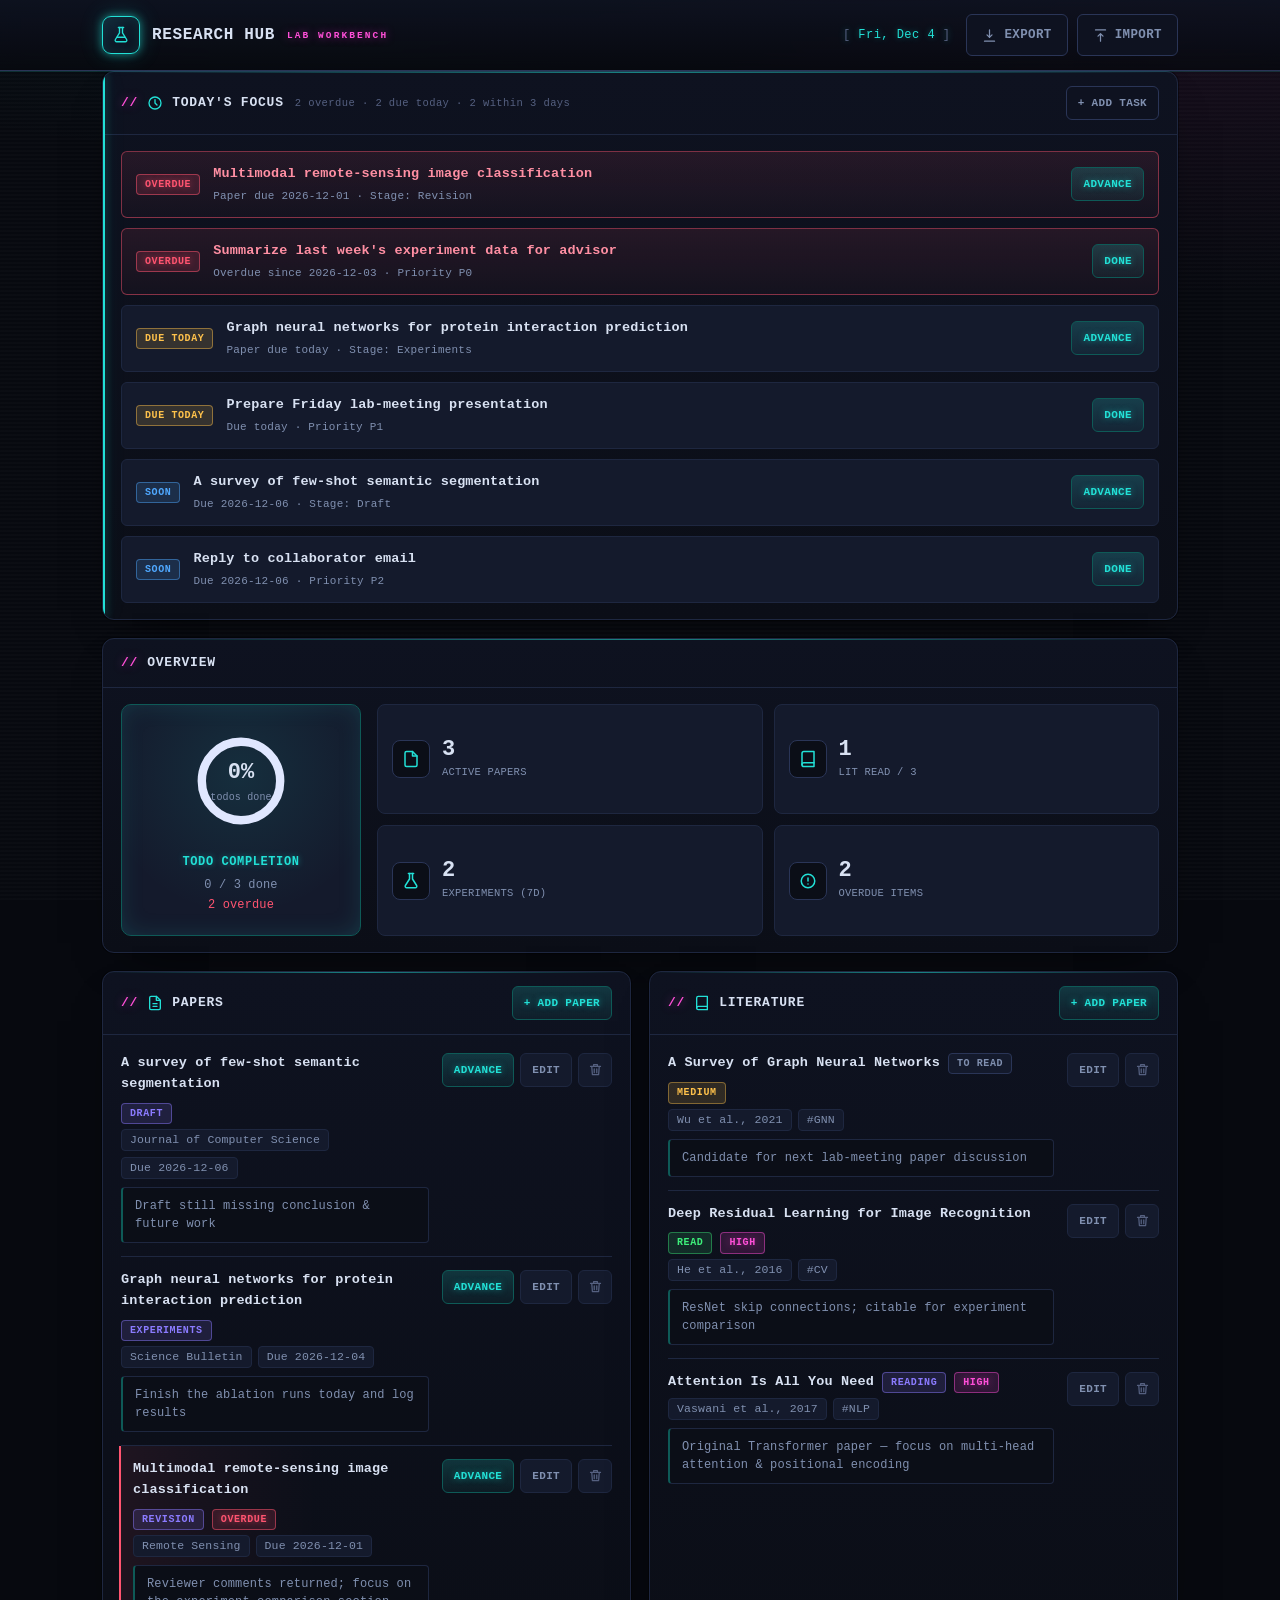
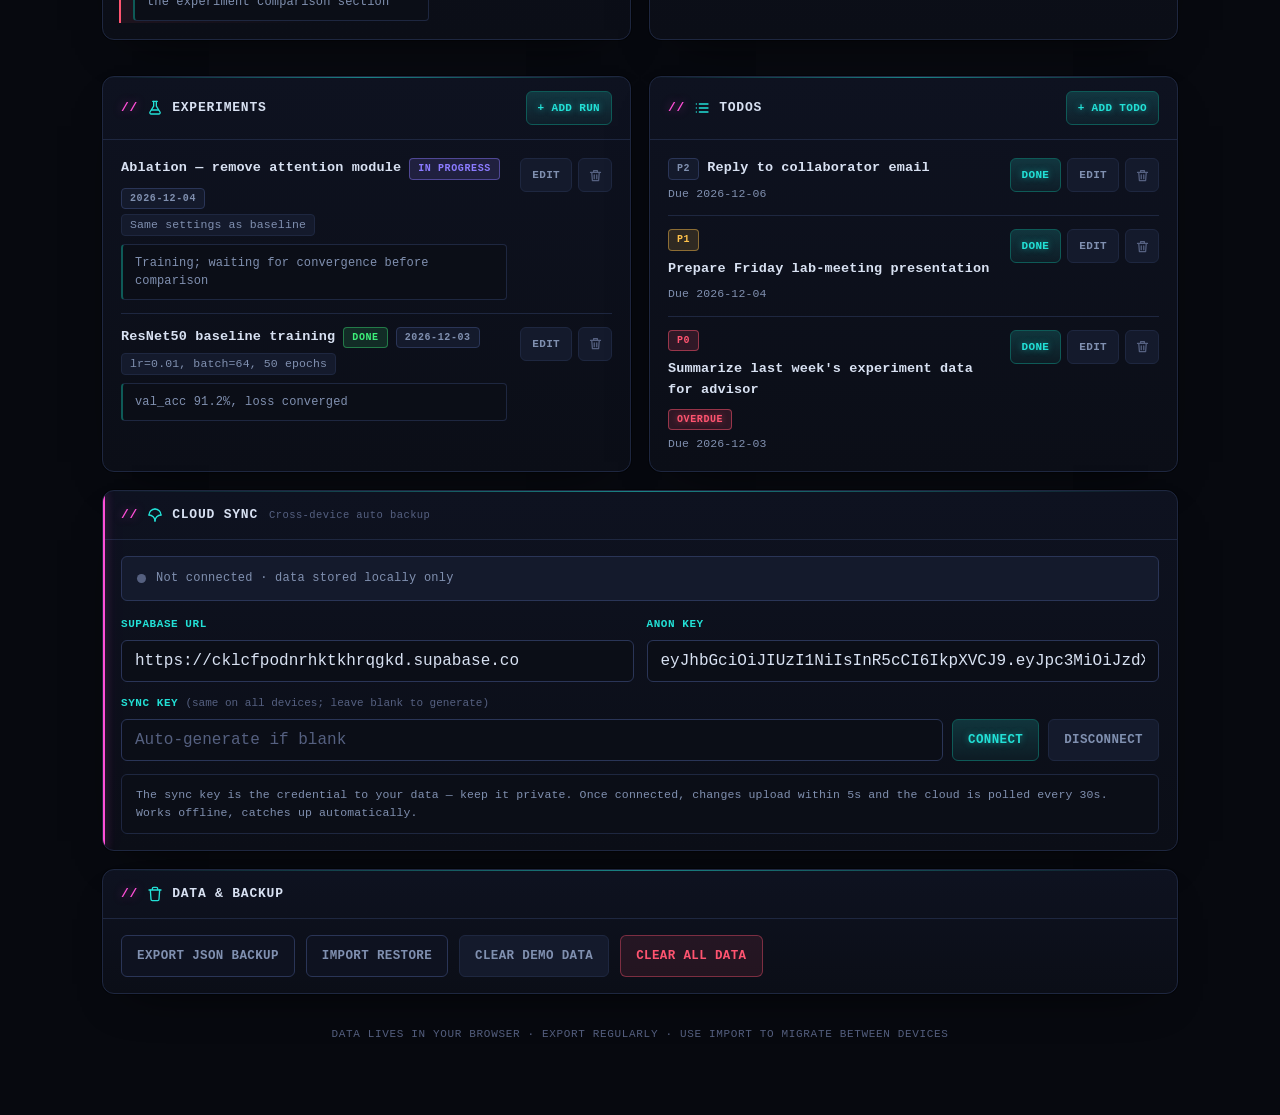
<file: concept-b.html>
<!DOCTYPE html>
<html lang="en">
<head>
<meta charset="UTF-8">
<meta name="viewport" content="width=device-width, initial-scale=1, viewport-fit=cover">
<meta name="theme-color" content="#07090F">
<title>Research Hub · Lab Workbench</title>
<style>
/* ============================================================
   CONCEPT B — NEO-NOIR TERMINAL
   Deep space-black, neon cyan + magenta glow, monospace,
   scanline grain, glowing rules, CRT vignette. A dark ops
   console for the lab. Everything hums.
   ============================================================ */
*{margin:0;padding:0;box-sizing:border-box;-webkit-tap-highlight-color:transparent}
:root{
  --bg:#07090F;--bg-2:#0B0E17;--panel:#0E1220;--panel-2:#141A2C;
  --line:#1E2740;--line-2:#2A3557;
  --text:#D8E1F2;--muted:#8090B0;--faint:#556080;
  --cyan:#22E0D6;--cyan-dim:#0E5A57;--magenta:#FF4FD8;--magenta-dim:#5A1250;
  --violet:#8B7BFF;--green:#3DF07A;--red:#FF5470;--amber:#FFC24B;--blue:#4FA8FF;
  --mono:ui-monospace,SFMono-Regular,"Cascadia Code",Menlo,Consolas,"Liberation Mono",monospace;
  --glow-c:0 0 8px rgba(34,224,214,.55),0 0 22px rgba(34,224,214,.22);
  --glow-m:0 0 8px rgba(255,79,216,.5),0 0 22px rgba(255,79,216,.2);
  --r:6px;
}
html{-webkit-text-size-adjust:100%}
body{font-family:var(--mono);background:var(--bg);color:var(--text);font-size:14px;line-height:1.55;
  padding-bottom:calc(env(safe-area-inset-bottom) + 40px);letter-spacing:.01em;
  background-image:
    radial-gradient(1200px 600px at 20% -200px,rgba(34,224,214,.08),transparent 60%),
    radial-gradient(1000px 500px at 90% 0%,rgba(255,79,216,.07),transparent 60%),
    repeating-linear-gradient(0deg,rgba(255,255,255,.015) 0 2px,transparent 2px 4px);
  background-attachment:fixed;
}
.wrap{max-width:1120px;margin:0 auto;padding:0 22px}
::selection{background:var(--cyan);color:#04120F}

/* Header */
header{background:linear-gradient(180deg,rgba(14,18,32,.92),rgba(7,9,15,.85));backdrop-filter:blur(8px);-webkit-backdrop-filter:blur(8px);
  border-bottom:1px solid var(--line-2);position:sticky;top:0;z-index:20;box-shadow:0 1px 0 rgba(34,224,214,.15)}
.hd{max-width:1120px;margin:0 auto;padding:14px 22px calc(14px + env(safe-area-inset-top,0));display:flex;align-items:center;gap:16px;flex-wrap:wrap}
.logo{display:flex;align-items:center;gap:12px;font-size:16px;font-weight:600;letter-spacing:.04em;white-space:nowrap;text-transform:uppercase}
.logo .logo-badge{width:38px;height:38px;border-radius:9px;background:radial-gradient(circle at 30% 25%,#123,#0A0E1A);border:1px solid var(--cyan);color:var(--cyan);display:flex;align-items:center;justify-content:center;flex:none;box-shadow:var(--glow-c),inset 0 0 12px rgba(34,224,214,.15)}
.logo .sub{font-size:9.5px;font-weight:600;color:var(--magenta);letter-spacing:.22em;text-transform:uppercase;text-shadow:var(--glow-m);padding-top:2px}
.hd .date{color:var(--cyan);font-size:12px;margin-left:auto;font-weight:500;letter-spacing:.04em;text-shadow:0 0 6px rgba(34,224,214,.4)}
.hd .date::before{content:"[ ";color:var(--faint)}
.hd .date::after{content:" ]";color:var(--faint)}
.hd-actions{display:flex;gap:9px;flex-wrap:wrap}

/* Buttons */
.btn{display:inline-flex;align-items:center;justify-content:center;gap:7px;border:1px solid var(--line-2);border-radius:var(--r);
  cursor:pointer;font-family:var(--mono);font-size:12.5px;font-weight:600;letter-spacing:.03em;text-transform:uppercase;min-height:42px;padding:0 15px;
  background:var(--panel);color:var(--text);transition:all .15s ease;text-decoration:none;white-space:nowrap}
.btn:hover{border-color:var(--cyan);color:var(--cyan);box-shadow:var(--glow-c)}
.btn:active{transform:translateY(1px)}
.btn:focus-visible{outline:none;border-color:var(--cyan);box-shadow:var(--glow-c)}
.btn-primary{background:linear-gradient(180deg,rgba(34,224,214,.18),rgba(34,224,214,.06));color:var(--cyan);border-color:var(--cyan-dim);text-shadow:0 0 6px rgba(34,224,214,.5)}
.btn-primary:hover{background:linear-gradient(180deg,rgba(34,224,214,.28),rgba(34,224,214,.1));box-shadow:var(--glow-c)}
.btn-secondary{background:var(--panel);color:var(--muted)}
.btn-secondary:hover{color:var(--cyan)}
.btn-ghost{background:var(--panel-2);color:var(--muted);border-color:var(--line)}
.btn-ghost:hover{color:var(--text);border-color:var(--line-2);box-shadow:none}
.btn-danger{background:rgba(255,84,112,.1);color:var(--red);border-color:rgba(255,84,112,.4)}
.btn-danger:hover{border-color:var(--red);box-shadow:0 0 8px rgba(255,84,112,.5);color:var(--red)}
.btn-sm{min-height:34px;padding:0 11px;font-size:11px}
.btn-icon{min-width:34px;min-height:34px;padding:0 8px;background:var(--panel-2);border:1px solid var(--line);color:var(--faint)}
.btn-icon:hover{color:var(--cyan);border-color:var(--cyan-dim)}
.btn-icon.del:hover{color:var(--red);border-color:rgba(255,84,112,.5);box-shadow:0 0 8px rgba(255,84,112,.4)}

main{padding-top:24px}

/* Cards */
.card{background:linear-gradient(180deg,var(--panel),var(--bg-2));border:1px solid var(--line);border-radius:12px;margin-bottom:18px;overflow:hidden;position:relative;box-shadow:0 0 0 1px rgba(0,0,0,.4),0 20px 50px -30px rgba(0,0,0,.9)}
.card::before{content:"";position:absolute;top:0;left:0;right:0;height:1px;background:linear-gradient(90deg,transparent,rgba(34,224,214,.55),transparent)}
.card-head{display:flex;align-items:center;gap:11px;padding:14px 18px;border-bottom:1px solid var(--line)}
.card-head h2{font-size:13px;font-weight:600;letter-spacing:.06em;text-transform:uppercase;display:flex;align-items:center;gap:9px;color:var(--text)}
.card-head h2::before{content:"//";color:var(--magenta);text-shadow:var(--glow-m);font-weight:700}
.card-head h2 svg{flex:none;color:var(--cyan)}
.card-head .hint{color:var(--faint);font-size:10.5px;font-weight:500;letter-spacing:.04em}
.card-head .sp{flex:1}
.card-body{padding:16px 18px}
.tip-bar{display:none;background:linear-gradient(180deg,rgba(255,194,75,.1),rgba(255,194,75,.03));border:1px solid rgba(255,194,75,.35);border-radius:var(--r);padding:12px 15px;font-size:12.5px;margin-bottom:18px;align-items:center;gap:11px;color:var(--amber)}
.tip-bar svg{flex:none;color:var(--amber)}
.tip-bar .sp{flex:1}

/* Today focus */
.focus-card::after{content:"";position:absolute;left:0;top:0;bottom:0;width:2px;background:var(--cyan);box-shadow:var(--glow-c)}
.focus-item{display:flex;align-items:center;gap:13px;padding:12px 14px;border:1px solid var(--line);border-radius:var(--r);margin-bottom:10px;background:var(--panel-2);transition:all .15s ease}
.focus-item:last-child{margin-bottom:0}
.focus-item:hover{border-color:var(--cyan-dim);box-shadow:0 0 0 1px var(--cyan-dim),0 0 18px -6px rgba(34,224,214,.5)}
.focus-item.overdue{border-color:rgba(255,84,112,.45);background:linear-gradient(180deg,rgba(255,84,112,.1),rgba(255,84,112,.03))}
.focus-item .txt{flex:1;min-width:0}
.focus-item .txt .t{font-weight:600;font-size:13.5px;word-break:break-word;color:var(--text)}
.focus-item .txt .s{font-size:11px;color:var(--muted);margin-top:3px;letter-spacing:.02em}
.focus-item.overdue .t{color:#FF8FA3}

/* Tags */
.tag{display:inline-flex;align-items:center;font-size:10px;font-weight:700;border-radius:4px;padding:3px 8px;white-space:nowrap;flex:none;letter-spacing:.06em;text-transform:uppercase;line-height:1.35;border:1px solid transparent}
.tag-od{background:rgba(255,84,112,.15);color:var(--red);border-color:rgba(255,84,112,.5);text-shadow:0 0 6px rgba(255,84,112,.5)}
.tag-due{background:rgba(255,194,75,.14);color:var(--amber);border-color:rgba(255,194,75,.45)}
.tag-soon{background:rgba(79,168,255,.14);color:var(--blue);border-color:rgba(79,168,255,.45)}
.tag-p0{background:rgba(255,84,112,.15);color:var(--red);border-color:rgba(255,84,112,.5)}
.tag-p1{background:rgba(255,194,75,.14);color:var(--amber);border-color:rgba(255,194,75,.45)}
.tag-p2{background:var(--panel-2);color:var(--muted);border-color:var(--line-2)}
.tag-st{background:rgba(139,123,255,.15);color:var(--violet);border-color:rgba(139,123,255,.45)}
.tag-ok{background:rgba(61,240,122,.13);color:var(--green);border-color:rgba(61,240,122,.4)}
.tag-hi{background:rgba(255,79,216,.14);color:var(--magenta);border-color:rgba(255,79,216,.45);text-shadow:var(--glow-m)}
.tag-md{background:rgba(255,194,75,.14);color:var(--amber);border-color:rgba(255,194,75,.4)}
.tag-lo{background:var(--panel-2);color:var(--faint);border-color:var(--line-2)}
.tag-ghost{background:var(--panel-2);color:var(--muted);border-color:var(--line-2)}

/* Overview */
.ov-grid{display:grid;grid-template-columns:240px 1fr;gap:16px}
.ov-ring{display:flex;align-items:center;gap:16px;background:radial-gradient(circle at 50% 30%,rgba(34,224,214,.1),transparent 70%),var(--panel-2);border:1px solid var(--cyan-dim);border-radius:10px;padding:20px;flex-direction:column;justify-content:center;box-shadow:inset 0 0 30px -10px rgba(34,224,214,.25)}
.ov-ring .cap{font-size:12px;color:var(--cyan);font-weight:600;letter-spacing:.05em;text-transform:uppercase;text-shadow:0 0 6px rgba(34,224,214,.4)}
.ov-cards{display:grid;grid-template-columns:repeat(2,1fr);gap:11px}
.ov-card{background:var(--panel-2);border:1px solid var(--line);border-radius:8px;padding:13px 14px;display:flex;align-items:center;gap:12px;transition:all .15s ease}
.ov-card:hover{border-color:var(--cyan-dim);box-shadow:0 0 18px -8px rgba(34,224,214,.5);transform:translateY(-1px)}
.ov-card .ic{width:38px;height:38px;border-radius:8px;display:flex;align-items:center;justify-content:center;flex:none;background:var(--bg-2) !important;border:1px solid var(--line-2);color:var(--cyan) !important}
.ov-card .n{font-size:22px;font-weight:700;line-height:1;letter-spacing:0;color:var(--text)}
.ov-card .l{font-size:10.5px;color:var(--muted);font-weight:500;margin-top:3px;letter-spacing:.02em;text-transform:uppercase}

/* Grid */
.grid2{display:grid;grid-template-columns:1fr 1fr;gap:18px}

/* Items */
.item{display:flex;gap:13px;align-items:flex-start;padding:13px 0;border-bottom:1px solid var(--line);transition:background .12s ease}
.item:first-child{padding-top:2px}
.item:last-child{border-bottom:none;padding-bottom:2px}
.item .body{flex:1;min-width:0}
.item .row1{display:flex;align-items:center;gap:8px;flex-wrap:wrap}
.item .title{font-weight:600;font-size:13.5px;word-break:break-word;color:var(--text)}
.item .meta{font-size:11.5px;color:var(--muted);margin-top:5px;display:flex;gap:6px;flex-wrap:wrap}
.item .meta span{background:var(--panel-2);border:1px solid var(--line);border-radius:4px;padding:1px 8px;color:var(--muted)}
.item .note{font-size:12px;color:var(--muted);background:var(--bg-2);border:1px solid var(--line);border-left:2px solid var(--cyan-dim);border-radius:4px;padding:9px 12px;margin-top:8px;word-break:break-word;line-height:1.5}
.item .ops{display:flex;gap:6px;flex:none}
.item.done .title{text-decoration:line-through;color:var(--faint)}
.item.od{border-left:2px solid var(--red);padding-left:12px;margin-left:-2px;background:linear-gradient(90deg,rgba(255,84,112,.08),transparent 40%)}
.empty{text-align:center;color:var(--faint);padding:34px 12px;font-size:12.5px;line-height:1.6;letter-spacing:.03em}
.empty svg{display:block;margin:0 auto 12px;opacity:.6;color:var(--cyan)}

/* Forms */
input,select,textarea{font-family:var(--mono);font-size:16px;color:var(--text);background:var(--bg-2);border:1px solid var(--line-2);border-radius:var(--r);padding:11px 13px;width:100%;outline:none;transition:all .15s ease}
input::placeholder,textarea::placeholder{color:var(--faint)}
input:focus,select:focus,textarea:focus{border-color:var(--cyan);box-shadow:var(--glow-c)}
select option{background:var(--panel);color:var(--text)}
textarea{min-height:76px;resize:vertical;line-height:1.5}
.frm-grid{display:grid;grid-template-columns:1fr 1fr;gap:14px}
.fld{display:flex;flex-direction:column;gap:7px}
.fld.full{grid-column:1/-1}
.fld label{font-size:11px;color:var(--cyan);font-weight:600;letter-spacing:.05em;text-transform:uppercase}

/* Modal */
.mask{position:fixed;inset:0;background:rgba(3,5,10,.8);backdrop-filter:blur(4px);-webkit-backdrop-filter:blur(4px);display:none;align-items:flex-end;justify-content:center;z-index:100}
.mask.on{display:flex;animation:fade .18s ease}
@keyframes fade{from{opacity:0}to{opacity:1}}
.modal{background:linear-gradient(180deg,var(--panel),var(--bg-2));width:100%;max-width:540px;border:1px solid var(--line-2);border-radius:14px 14px 0 0;max-height:90vh;overflow:auto;padding:22px 20px calc(env(safe-area-inset-bottom) + 20px);box-shadow:0 0 60px -10px rgba(34,224,214,.25),0 -20px 60px -20px #000;animation:slideup .24s cubic-bezier(.22,1,.36,1)}
.modal::before{content:"";position:absolute}
@keyframes slideup{from{transform:translateY(24px)}to{transform:translateY(0)}}
.modal h3{font-size:15px;font-weight:600;margin-bottom:18px;display:flex;align-items:center;gap:9px;letter-spacing:.04em;text-transform:uppercase;color:var(--cyan)}
.modal h3 svg{color:var(--cyan)}
.modal-ft{display:flex;gap:11px;margin-top:20px}
.modal-ft .btn{flex:1;min-height:46px}
@media(min-width:640px){.mask{align-items:center;padding:20px}.modal{border-radius:14px}}

/* Toast */
#toast{position:fixed;left:50%;bottom:calc(env(safe-area-inset-bottom) + 30px);transform:translateX(-50%) translateY(20px);
  background:var(--panel);color:var(--cyan);padding:12px 20px;border:1px solid var(--cyan-dim);border-radius:8px;font-size:12.5px;font-weight:600;letter-spacing:.03em;text-transform:uppercase;opacity:0;pointer-events:none;
  transition:opacity .25s ease,transform .25s ease;z-index:200;white-space:nowrap;box-shadow:var(--glow-c)}
#toast.on{opacity:1;transform:translateX(-50%) translateY(0)}
footer{text-align:center;color:var(--faint);font-size:11px;padding:14px 16px 32px;letter-spacing:.06em;text-transform:uppercase}

/* Sync */
.sync-card::after{content:"";position:absolute;left:0;top:0;bottom:0;width:2px;background:var(--magenta);box-shadow:var(--glow-m)}
.sync-status{display:flex;align-items:center;gap:10px;font-size:12px;padding:12px 15px;border-radius:var(--r);margin-bottom:15px;flex-wrap:wrap;font-weight:500;letter-spacing:.02em;border:1px solid transparent}
.sync-status .dot{width:9px;height:9px;border-radius:50%;flex:none}
.sync-off{background:var(--panel-2);color:var(--muted);border-color:var(--line-2)}
.sync-off .dot{background:var(--faint)}
.sync-on{background:rgba(61,240,122,.1);color:var(--green);border-color:rgba(61,240,122,.4)}
.sync-on .dot{background:var(--green);box-shadow:0 0 8px var(--green),0 0 0 3px rgba(61,240,122,.18)}
.sync-err{background:rgba(255,84,112,.1);color:var(--red);border-color:rgba(255,84,112,.4)}
.sync-err .dot{background:var(--red);box-shadow:0 0 8px var(--red)}
.sync-form{display:grid;grid-template-columns:1fr 1fr;gap:13px}
.sync-key-box{display:flex;gap:9px;align-items:flex-end}
.sync-key-box input{flex:1;min-width:0}
.sync-note{font-size:11.5px;color:var(--muted);margin-top:13px;background:var(--bg-2);border:1px solid var(--line);border-radius:var(--r);padding:11px 14px;line-height:1.55}

@media(max-width:767px){
  .wrap{padding:0 16px}
  .grid2{grid-template-columns:1fr}
  .ov-grid{grid-template-columns:1fr}
  .ov-cards{grid-template-columns:repeat(2,1fr)}
  .frm-grid{grid-template-columns:1fr}
  .sync-form{grid-template-columns:1fr}
  .hd .date{display:none}
  .card-body{padding:14px 15px}
  .card-head{padding:13px 15px}
}
@media(max-width:380px){.ov-cards{grid-template-columns:1fr}.sync-key-box{flex-wrap:wrap}.sync-key-box input{width:100%}}
</style>
</head>
<body>

<header>
  <div class="hd">
    <div class="logo">
      <span class="logo-badge"><svg viewBox="0 0 24 24" width="18" height="18" fill="none" stroke="currentColor" stroke-width="1.8" stroke-linecap="round" stroke-linejoin="round"><path d="M10 2v7.3L4.5 18a2 2 0 002 3h11a2 2 0 002-3L14 9.3V2"/><path d="M8.5 2h7"/><path d="M7 15h10"/></svg></span>
      <span>Research Hub</span>
      <span class="sub">Lab Workbench</span>
    </div>
    <span class="date" id="todayLabel"></span>
    <div class="hd-actions">
      <button class="btn btn-secondary" onclick="exportJSON()"><svg viewBox="0 0 24 24" width="15" height="15" fill="none" stroke="currentColor" stroke-width="2" stroke-linecap="round" stroke-linejoin="round"><path d="M12 3v12m0 0l-4-4m4 4l4-4"/><path d="M4 21h16"/></svg>Export</button>
      <button class="btn btn-secondary" onclick="document.getElementById('importFile').click()"><svg viewBox="0 0 24 24" width="15" height="15" fill="none" stroke="currentColor" stroke-width="2" stroke-linecap="round" stroke-linejoin="round"><path d="M12 21V9m0 0l-4 4m4-4l4 4"/><path d="M4 3h16"/></svg>Import</button>
    </div>
  </div>
</header>

<main class="wrap">
  <div class="tip-bar" id="backupTip">
    <svg viewBox="0 0 24 24" width="16" height="16" fill="none" stroke="currentColor" stroke-width="2" stroke-linecap="round" stroke-linejoin="round"><path d="M10.3 3.9L1.8 18a2 2 0 001.7 3h17a2 2 0 001.7-3L13.7 3.9a2 2 0 00-3.4 0z"/><path d="M12 9v4m0 4h.01"/></svg>
    <span id="backupTipText"></span>
    <span class="sp"></span>
    <button class="btn btn-sm" onclick="exportJSON()">Back up now</button>
  </div>

  <section class="card focus-card">
    <div class="card-head">
      <h2><svg viewBox="0 0 24 24" width="16" height="16" fill="none" stroke="currentColor" stroke-width="2" stroke-linecap="round" stroke-linejoin="round"><circle cx="12" cy="12" r="9"/><path d="M12 7v5l3 3"/></svg>Today's focus</h2>
      <span class="hint" id="todayHint"></span>
      <span class="sp"></span>
      <button class="btn btn-sm btn-secondary" onclick="openForm('todos')">+ Add task</button>
    </div>
    <div class="card-body" id="todayList"></div>
  </section>

  <section class="card">
    <div class="card-head"><h2>Overview</h2><span class="sp"></span></div>
    <div class="card-body">
      <div class="ov-grid">
        <div class="ov-ring" id="ringWrap"></div>
        <div class="ov-cards">
          <div class="ov-card"><span class="ic"><svg viewBox="0 0 24 24" width="18" height="18" fill="none" stroke="currentColor" stroke-width="2" stroke-linecap="round" stroke-linejoin="round"><path d="M14 2H6a2 2 0 00-2 2v16a2 2 0 002 2h12a2 2 0 002-2V8z"/><path d="M14 2v6h6"/></svg></span><div><div class="n" id="ovPapers">0</div><div class="l">Active papers</div></div></div>
          <div class="ov-card"><span class="ic"><svg viewBox="0 0 24 24" width="18" height="18" fill="none" stroke="currentColor" stroke-width="2" stroke-linecap="round" stroke-linejoin="round"><path d="M4 19.5A2.5 2.5 0 016.5 17H20"/><path d="M6.5 2H20v20H6.5A2.5 2.5 0 014 19.5v-15A2.5 2.5 0 016.5 2z"/></svg></span><div><div class="n" id="ovRead">0</div><div class="l">Lit read / <span id="ovLitTotal">0</span></div></div></div>
          <div class="ov-card"><span class="ic"><svg viewBox="0 0 24 24" width="18" height="18" fill="none" stroke="currentColor" stroke-width="2" stroke-linecap="round" stroke-linejoin="round"><path d="M10 2v7.3L4.5 18a2 2 0 002 3h11a2 2 0 002-3L14 9.3V2"/><path d="M8.5 2h7"/></svg></span><div><div class="n" id="ovExp">0</div><div class="l">Experiments (7d)</div></div></div>
          <div class="ov-card"><span class="ic"><svg viewBox="0 0 24 24" width="18" height="18" fill="none" stroke="currentColor" stroke-width="2" stroke-linecap="round" stroke-linejoin="round"><circle cx="12" cy="12" r="9"/><path d="M12 8v4m0 4h.01"/></svg></span><div><div class="n" id="ovOverdue">0</div><div class="l">Overdue items</div></div></div>
        </div>
      </div>
    </div>
  </section>

  <div class="grid2">
    <section class="card">
      <div class="card-head">
        <h2><svg viewBox="0 0 24 24" width="16" height="16" fill="none" stroke="currentColor" stroke-width="2" stroke-linecap="round" stroke-linejoin="round"><path d="M14 2H6a2 2 0 00-2 2v16a2 2 0 002 2h12a2 2 0 002-2V8z"/><path d="M14 2v6h6"/><path d="M9 13h6M9 17h6"/></svg>Papers</h2>
        <span class="sp"></span>
        <button class="btn btn-sm btn-primary" onclick="openForm('papers')">+ Add paper</button>
      </div>
      <div class="card-body" id="papersList"></div>
    </section>

    <section class="card">
      <div class="card-head">
        <h2><svg viewBox="0 0 24 24" width="16" height="16" fill="none" stroke="currentColor" stroke-width="2" stroke-linecap="round" stroke-linejoin="round"><path d="M4 19.5A2.5 2.5 0 016.5 17H20"/><path d="M6.5 2H20v20H6.5A2.5 2.5 0 014 19.5v-15A2.5 2.5 0 016.5 2z"/></svg>Literature</h2>
        <span class="sp"></span>
        <button class="btn btn-sm btn-primary" onclick="openForm('literature')">+ Add paper</button>
      </div>
      <div class="card-body" id="litList"></div>
    </section>

    <section class="card">
      <div class="card-head">
        <h2><svg viewBox="0 0 24 24" width="16" height="16" fill="none" stroke="currentColor" stroke-width="2" stroke-linecap="round" stroke-linejoin="round"><path d="M10 2v7.3L4.5 18a2 2 0 002 3h11a2 2 0 002-3L14 9.3V2"/><path d="M8.5 2h7"/><path d="M7 15h10"/></svg>Experiments</h2>
        <span class="sp"></span>
        <button class="btn btn-sm btn-primary" onclick="openForm('experiments')">+ Add run</button>
      </div>
      <div class="card-body" id="expList"></div>
    </section>

    <section class="card">
      <div class="card-head">
        <h2><svg viewBox="0 0 24 24" width="16" height="16" fill="none" stroke="currentColor" stroke-width="2" stroke-linecap="round" stroke-linejoin="round"><path d="M8 6h13M8 12h13M8 18h13"/><path d="M3.5 6h.01M3.5 12h.01M3.5 18h.01"/></svg>Todos</h2>
        <span class="sp"></span>
        <button class="btn btn-sm btn-primary" onclick="openForm('todos')">+ Add todo</button>
      </div>
      <div class="card-body" id="todoList"></div>
    </section>
  </div>

  <section class="card sync-card">
    <div class="card-head">
      <h2><svg viewBox="0 0 24 24" width="16" height="16" fill="none" stroke="currentColor" stroke-width="2" stroke-linecap="round" stroke-linejoin="round"><path d="M12 3a9 9 0 019 9"/><path d="M3 12a9 9 0 019-9"/><path d="M12 21a9 9 0 019-9"/><path d="M3 12a9 9 0 019 9"/></svg>Cloud sync</h2>
      <span class="hint">Cross-device auto backup</span>
      <span class="sp"></span>
    </div>
    <div class="card-body">
      <div class="sync-status sync-off" id="syncStatus"><span class="dot"></span><span id="syncStatusText">Not connected · data stored locally only</span></div>
      <div class="sync-form" id="syncForm">
        <div class="fld"><label>Supabase URL</label><input id="suUrl" value="https://cklcfpodnrhktkhrqgkd.supabase.co" autocomplete="off"></div>
        <div class="fld"><label>Anon key</label><input id="suKey" value="eyJhbGciOiJIUzI1NiIsInR5cCI6IkpXVCJ9.eyJpc3MiOiJzdXBhYmFzZSIsInJlZiI6ImNrbGNmcG9kbnJoa3RraHJxZ2tkIiwicm9sZSI6ImFub24iLCJpYXQiOjE3ODU5MzQxNTEsImV4cCI6MjEwMTUxMDE1MX0.UHzUK1b6jxnovS1Gqoj8GNdRjGu1yXAoSKX5U1kRuXs" autocomplete="off"></div>
        <div class="fld full"><label>Sync key <span style="font-weight:400;color:var(--faint);text-transform:none;letter-spacing:0">(same on all devices; leave blank to generate)</span></label><div class="sync-key-box"><input id="suSyncKey" placeholder="Auto-generate if blank" autocomplete="off"><button class="btn btn-primary" onclick="connectSync()">Connect</button><button class="btn btn-ghost" onclick="disconnectSync()">Disconnect</button></div></div>
      </div>
      <div class="sync-note">The sync key is the credential to your data — keep it private. Once connected, changes upload within 5s and the cloud is polled every 30s. Works offline, catches up automatically.</div>
    </div>
  </section>

  <section class="card">
    <div class="card-head">
      <h2><svg viewBox="0 0 24 24" width="16" height="16" fill="none" stroke="currentColor" stroke-width="2" stroke-linecap="round" stroke-linejoin="round"><path d="M3 6h18M8 6V4a2 2 0 012-2h4a2 2 0 012 2v2"/><path d="M19 6l-1 14a2 2 0 01-2 2H8a2 2 0 01-2-2L5 6"/></svg>Data &amp; backup</h2>
    </div>
    <div class="card-body" style="display:flex;gap:11px;flex-wrap:wrap">
      <button class="btn btn-secondary" onclick="exportJSON()">Export JSON backup</button>
      <button class="btn btn-secondary" onclick="document.getElementById('importFile').click()">Import restore</button>
      <button class="btn btn-ghost" onclick="clearDemo()">Clear demo data</button>
      <button class="btn btn-danger" onclick="clearAll()">Clear all data</button>
    </div>
  </section>
</main>

<footer>Data lives in your browser · Export regularly · Use Import to migrate between devices</footer>

<input type="file" id="importFile" accept="application/json" style="display:none" onchange="handleImport(event)">

<div class="mask" id="mask" onclick="if(event.target===this)closeForm()">
  <div class="modal">
    <h3 id="modalTitle"></h3>
    <div class="frm-grid" id="modalForm"></div>
    <div class="modal-ft">
      <button class="btn btn-ghost" onclick="closeForm()">Cancel</button>
      <button class="btn btn-primary" onclick="submitForm()">Save</button>
    </div>
  </div>
</div>

<div id="toast"></div>

<script>
(function(){
'use strict';
var KEY='wb_research_';
var STAGES=['Idea','Literature Review','Experiments','Draft','Revision','Submitted','Published'];
var LIT_STATUS=['To Read','Reading','Read'];
var IMP=['High','Medium','Low'];
var EXP_STATUS=['In Progress','Done'];
var PRI=['P0','P1','P2'];
var db={papers:[],literature:[],experiments:[],todos:[]};
var editId=null,editType=null;

/* legacy Chinese values -> English (one-time migration on load) */
var LEGACY_STAGE={'选题':'Idea','文献综述':'Literature Review','实验':'Experiments','初稿':'Draft','修改':'Revision','已投稿':'Submitted','已录用':'Published'};
var LEGACY_LIT={'待读':'To Read','精读中':'Reading','已读':'Read'};
var LEGACY_IMP={'高':'High','中':'Medium','低':'Low'};
var LEGACY_EXP={'进行中':'In Progress','已完成':'Done'};
function migrate(){
  var changed=false;
  db.papers.forEach(function(p){if(p.stage&&LEGACY_STAGE[p.stage]){p.stage=LEGACY_STAGE[p.stage];changed=true}});
  db.literature.forEach(function(x){
    if(x.status&&LEGACY_LIT[x.status]){x.status=LEGACY_LIT[x.status];changed=true}
    if(x.importance&&LEGACY_IMP[x.importance]){x.importance=LEGACY_IMP[x.importance];changed=true}
  });
  db.experiments.forEach(function(e){if(e.status&&LEGACY_EXP[e.status]){e.status=LEGACY_EXP[e.status];changed=true}});
  if(changed)save();
}

var FIELDS={
  papers:[
    {k:'title',label:'Paper title *',type:'text',ph:'e.g. Graph-based protein interaction prediction'},
    {k:'stage',label:'Current stage',type:'select',opts:STAGES},
    {k:'journal',label:'Target journal',type:'text',ph:'e.g. Nature Communications'},
    {k:'deadline',label:'Due date',type:'date'},
    {k:'note',label:'Notes',type:'textarea',ph:'Progress / open questions…'}
  ],
  literature:[
    {k:'title',label:'Title *',type:'text',ph:'e.g. Attention Is All You Need'},
    {k:'author',label:'Authors / Year',type:'text',ph:'e.g. Vaswani et al., 2017'},
    {k:'tag',label:'Topic tag',type:'text',ph:'e.g. NLP / CV / GNN'},
    {k:'status',label:'Reading status',type:'select',opts:LIT_STATUS},
    {k:'importance',label:'Importance',type:'select',opts:IMP},
    {k:'note',label:'Notes',type:'textarea',ph:'Key ideas / citable findings…'}
  ],
  experiments:[
    {k:'name',label:'Experiment name *',type:'text',ph:'e.g. ResNet50 baseline'},
    {k:'date',label:'Date',type:'date'},
    {k:'condition',label:'Conditions / params',type:'text',ph:'e.g. lr=0.01, batch=64'},
    {k:'result',label:'Result summary',type:'textarea',ph:'Key metrics / conclusions…'},
    {k:'status',label:'Status',type:'select',opts:EXP_STATUS}
  ],
  todos:[
    {k:'text',label:'Task *',type:'text',ph:'e.g. Prepare lab-meeting slides'},
    {k:'priority',label:'Priority',type:'select',opts:PRI},
    {k:'deadline',label:'Due date',type:'date'}
  ]
};

function uid(){return Date.now().toString(36)+Math.random().toString(36).slice(2,8)}
function fmt(d){return d.getFullYear()+'-'+String(d.getMonth()+1).padStart(2,'0')+'-'+String(d.getDate()).padStart(2,'0')}
function todayStr(){return fmt(new Date())}
function addDays(s,n){var d=new Date(s+'T00:00:00');d.setDate(d.getDate()+n);return fmt(d)}
function esc(s){return String(s==null?'':s).replace(/&/g,'&amp;').replace(/</g,'&lt;').replace(/>/g,'&gt;').replace(/"/g,'&quot;')}
function load(){try{var s=localStorage.getItem(KEY+'db');if(s){db=JSON.parse(s);db.papers=db.papers||[];db.literature=db.literature||[];db.experiments=db.experiments||[];db.todos=db.todos||[]}}catch(e){}}
function save(){try{localStorage.setItem(KEY+'db',JSON.stringify(db));localStorage.setItem(KEY+'meta',new Date().toISOString());if(sync.on)syncPush()}catch(e){toast('Storage failed: quota exceeded')}}
function total(){return db.papers.length+db.literature.length+db.experiments.length+db.todos.length}

function seed(){
  var t=todayStr();
  db.papers=[
    {id:uid(),title:'Multimodal remote-sensing image classification',stage:'Revision',journal:'Remote Sensing',deadline:addDays(t,-3),note:'Reviewer comments returned; focus on the experiment comparison section',demo:true},
    {id:uid(),title:'Graph neural networks for protein interaction prediction',stage:'Experiments',journal:'Science Bulletin',deadline:t,note:'Finish the ablation runs today and log results',demo:true},
    {id:uid(),title:'A survey of few-shot semantic segmentation',stage:'Draft',journal:'Journal of Computer Science',deadline:addDays(t,2),note:'Draft still missing conclusion & future work',demo:true}
  ];
  db.literature=[
    {id:uid(),title:'Attention Is All You Need',author:'Vaswani et al., 2017',tag:'NLP',status:'Reading',importance:'High',note:'Original Transformer paper — focus on multi-head attention & positional encoding',demo:true},
    {id:uid(),title:'Deep Residual Learning for Image Recognition',author:'He et al., 2016',tag:'CV',status:'Read',importance:'High',note:'ResNet skip connections; citable for experiment comparison',demo:true},
    {id:uid(),title:'A Survey of Graph Neural Networks',author:'Wu et al., 2021',tag:'GNN',status:'To Read',importance:'Medium',note:'Candidate for next lab-meeting paper discussion',demo:true}
  ];
  db.experiments=[
    {id:uid(),name:'ResNet50 baseline training',date:addDays(t,-1),condition:'lr=0.01, batch=64, 50 epochs',result:'val_acc 91.2%, loss converged',status:'Done',demo:true},
    {id:uid(),name:'Ablation — remove attention module',date:t,condition:'Same settings as baseline',result:'Training; waiting for convergence before comparison',status:'In Progress',demo:true}
  ];
  db.todos=[
    {id:uid(),text:'Summarize last week\'s experiment data for advisor',priority:'P0',deadline:addDays(t,-1),done:false,demo:true},
    {id:uid(),text:'Prepare Friday lab-meeting presentation',priority:'P1',deadline:t,done:false,demo:true},
    {id:uid(),text:'Reply to collaborator email',priority:'P2',deadline:addDays(t,2),done:false,demo:true}
  ];
  save();
}

function toast(msg){var el=document.getElementById('toast');el.textContent=msg;el.classList.add('on');clearTimeout(toast._t);toast._t=setTimeout(function(){el.classList.remove('on')},2200)}
function todayLabel(){var w=['Sun','Mon','Tue','Wed','Thu','Fri','Sat'];var d=new Date();document.getElementById('todayLabel').textContent=w[d.getDay()]+', '+d.toLocaleDateString('en-US',{month:'short',day:'numeric'})}

function collectToday(){
  var t=todayStr(),items=[];
  db.papers.forEach(function(p){
    if(p.stage==='Published'||!p.deadline)return;
    if(p.deadline<t)items.push({kind:'overdue',type:'paper',id:p.id,title:p.title,sub:'Paper due '+p.deadline,extra:'Stage: '+p.stage});
    else if(p.deadline===t)items.push({kind:'due',type:'paper',id:p.id,title:p.title,sub:'Paper due today',extra:'Stage: '+p.stage});
    else if(p.deadline<=addDays(t,3))items.push({kind:'soon',type:'paper',id:p.id,title:p.title,sub:'Due '+p.deadline,extra:'Stage: '+p.stage});
  });
  db.todos.forEach(function(x){
    if(x.done||!x.deadline)return;
    if(x.deadline<t)items.push({kind:'overdue',type:'todo',id:x.id,title:x.text,sub:'Overdue since '+x.deadline,extra:'Priority '+x.priority});
    else if(x.deadline===t)items.push({kind:'due',type:'todo',id:x.id,title:x.text,sub:'Due today',extra:'Priority '+x.priority});
    else if(x.deadline<=addDays(t,3))items.push({kind:'soon',type:'todo',id:x.id,title:x.text,sub:'Due '+x.deadline,extra:'Priority '+x.priority});
  });
  items.sort(function(a,b){var o={overdue:0,due:1,soon:2};return o[a.kind]-o[b.kind]});
  return items;
}

function renderToday(){
  var items=collectToday(),el=document.getElementById('todayList');
  var od=items.filter(function(i){return i.kind==='overdue'}).length;
  var du=items.filter(function(i){return i.kind==='due'}).length;
  var so=items.filter(function(i){return i.kind==='soon'}).length;
  document.getElementById('todayHint').textContent=od+' overdue · '+du+' due today · '+so+' within 3 days';
  if(!items.length){el.innerHTML='<div class="empty"><svg viewBox="0 0 64 64" width="46" height="46" fill="none" stroke="currentColor" stroke-width="2.2" stroke-linecap="round" stroke-linejoin="round"><path d="M32 6l22 11v14c0 12-9 22-22 27C19 53 10 43 10 31V17z"/><path d="M21 32l8 8 15-16"/></svg>All caught up — nothing overdue or due soon</div>';return}
  el.innerHTML=items.map(function(i){
    var k=i.kind,label=k==='overdue'?'Overdue':(k==='due'?'Due today':'Soon');
    var btn=i.type==='todo'?'<button class="btn btn-sm btn-primary" onclick="completeTodo(\''+i.id+'\')">Done</button>'
      :'<button class="btn btn-sm btn-primary" onclick="advancePaper(\''+i.id+'\')">Advance</button>';
    return '<div class="focus-item '+(k==='overdue'?'overdue':'')+'">'
      +'<span class="tag '+(k==='overdue'?'tag-od':k==='due'?'tag-due':'tag-soon')+'">'+label+'</span>'
      +'<div class="txt"><div class="t">'+esc(i.title)+'</div><div class="s">'+esc(i.sub)+' · '+esc(i.extra)+'</div></div>'
      +btn+'</div>';
  }).join('');
}

function renderOverview(){
  var t=todayStr();
  var active=db.papers.filter(function(p){return p.stage!=='Published'}).length;
  var litT=db.literature.length,read=db.literature.filter(function(x){return x.status==='Read'}).length;
  var week=addDays(t,-7);
  var expW=db.experiments.filter(function(e){return e.date>=week&&e.date<=t}).length;
  var od=collectToday().filter(function(i){return i.kind==='overdue'}).length;
  document.getElementById('ovPapers').textContent=active;
  document.getElementById('ovRead').textContent=read;
  document.getElementById('ovLitTotal').textContent=litT;
  document.getElementById('ovExp').textContent=expW;
  document.getElementById('ovOverdue').textContent=od;
  var dTotal=db.todos.length,ddone=db.todos.filter(function(x){return x.done}).length;
  var pct=dTotal?Math.round(ddone/dTotal*100):0;
  var C=2*Math.PI*42,off=C*(1-pct/100),color=pct===100?'#16A34A':'#4F46E5';
  document.getElementById('ringWrap').innerHTML=
    '<div style="position:relative;width:112px;height:112px;flex:none">'
    +'<svg viewBox="0 0 120 120" width="112" height="112"><circle cx="60" cy="60" r="42" fill="none" stroke="#E0E7FF" stroke-width="9"/><circle cx="60" cy="60" r="42" fill="none" stroke="'+color+'" stroke-width="9" stroke-linecap="round" stroke-dasharray="'+C+'" stroke-dashoffset="'+off+'" transform="rotate(-90 60 60)"/></svg>'
    +'<div style="position:absolute;inset:0;display:flex;flex-direction:column;align-items:center;justify-content:center"><span style="font-size:22px;font-weight:700;color:var(--text)">'+pct+'%</span><span style="font-size:10px;color:var(--muted);font-weight:500">todos done</span></div></div>'
    +'<div style="text-align:center"><div class="cap">Todo completion</div><div style="font-size:12px;color:var(--muted);margin-top:4px">'+ddone+' / '+dTotal+' done</div><div style="font-size:12px;color:var(--red);margin-top:2px">'+od+' overdue</div></div>';
}

function renderPapers(){
  var el=document.getElementById('papersList'),list=db.papers.slice().reverse();
  if(!list.length){el.innerHTML='<div class="empty"><svg viewBox="0 0 64 64" width="46" height="46" fill="none" stroke="currentColor" stroke-width="2.2" stroke-linecap="round" stroke-linejoin="round"><path d="M14 2v20M14 22H4v30a6 6 0 006 6h20a6 6 0 006-6V22H26"/><path d="M14 22H4M14 2L26 22"/><path d="M10 30h12M10 38h12"/></svg>No papers yet — add your first one</div>';return}
  el.innerHTML=list.map(function(p){
    var od=p.deadline&&p.deadline<todayStr()&&p.stage!=='Published';
    return '<div class="item'+(od?' od':'')+'">'
    +'<div class="body"><div class="row1"><span class="title">'+esc(p.title)+'</span><span class="tag tag-st">'+esc(p.stage)+'</span>'+(od?'<span class="tag tag-od">Overdue</span>':'')+'</div>'
    +'<div class="meta">'+(p.journal?'<span>'+esc(p.journal)+'</span>':'')+(p.deadline?'<span>Due '+esc(p.deadline)+'</span>':'')+'</div>'
    +(p.note?'<div class="note">'+esc(p.note)+'</div>':'')
    +'</div><div class="ops">'
    +(p.stage!=='Published'?'<button class="btn btn-sm btn-primary" onclick="advancePaper(\''+p.id+'\')">Advance</button>':'')
    +'<button class="btn btn-sm btn-ghost" onclick="openForm(\'papers\',\''+p.id+'\')">Edit</button>'
    +'<button class="btn btn-icon del" onclick="delItem(\'papers\',\''+p.id+'\')" title="Delete"><svg viewBox="0 0 24 24" width="15" height="15" fill="none" stroke="currentColor" stroke-width="2" stroke-linecap="round" stroke-linejoin="round"><path d="M4 7h16M10 11v6M14 11v6M6 7l1 13h10l1-13M9 7V4h6v3"/></svg></button>'
    +'</div></div>';
  }).join('');
}

function renderLit(){
  var el=document.getElementById('litList'),list=db.literature.slice().reverse();
  if(!list.length){el.innerHTML='<div class="empty"><svg viewBox="0 0 64 64" width="46" height="46" fill="none" stroke="currentColor" stroke-width="2.2" stroke-linecap="round" stroke-linejoin="round"><path d="M8 8h24a8 8 0 018 8v40a8 8 0 00-8-8H8z"/><path d="M56 8H32a8 8 0 00-8 8v40"/></svg>Library is empty — add a paper to start your reading list</div>';return}
  el.innerHTML=list.map(function(x){
    return '<div class="item"><div class="body"><div class="row1"><span class="title">'+esc(x.title)+'</span>'
    +'<span class="tag '+(x.status==='Read'?'tag-ok':x.status==='Reading'?'tag-st':'tag-ghost')+'">'+esc(x.status)+'</span>'
    +'<span class="tag '+(x.importance==='High'?'tag-hi':x.importance==='Medium'?'tag-md':'tag-lo')+'">'+esc(x.importance)+'</span>'
    +'</div><div class="meta">'+(x.author?'<span>'+esc(x.author)+'</span>':'')+(x.tag?'<span>#'+esc(x.tag)+'</span>':'')+'</div>'
    +(x.note?'<div class="note">'+esc(x.note)+'</div>':'')
    +'</div><div class="ops">'
    +'<button class="btn btn-sm btn-ghost" onclick="openForm(\'literature\',\''+x.id+'\')">Edit</button>'
    +'<button class="btn btn-icon del" onclick="delItem(\'literature\',\''+x.id+'\')" title="Delete"><svg viewBox="0 0 24 24" width="15" height="15" fill="none" stroke="currentColor" stroke-width="2" stroke-linecap="round" stroke-linejoin="round"><path d="M4 7h16M10 11v6M14 11v6M6 7l1 13h10l1-13M9 7V4h6v3"/></svg></button>'
    +'</div></div>';
  }).join('');
}

function renderExp(){
  var el=document.getElementById('expList'),list=db.experiments.slice().reverse();
  if(!list.length){el.innerHTML='<div class="empty"><svg viewBox="0 0 64 64" width="46" height="46" fill="none" stroke="currentColor" stroke-width="2.2" stroke-linecap="round" stroke-linejoin="round"><path d="M22 4h20M26 4v14L12 44a6 6 0 006 8h28a6 6 0 006-8L38 18V4"/><path d="M16 42h32"/></svg>No experiments logged yet</div>';return}
  el.innerHTML=list.map(function(e){
    return '<div class="item"><div class="body"><div class="row1"><span class="title">'+esc(e.name)+'</span>'
    +'<span class="tag '+(e.status==='Done'?'tag-ok':'tag-st')+'">'+esc(e.status)+'</span>'
    +(e.date?'<span class="tag tag-ghost">'+esc(e.date)+'</span>':'')
    +'</div>'
    +(e.condition?'<div class="meta"><span>'+esc(e.condition)+'</span></div>':'')
    +(e.result?'<div class="note">'+esc(e.result)+'</div>':'')
    +'</div><div class="ops">'
    +'<button class="btn btn-sm btn-ghost" onclick="openForm(\'experiments\',\''+e.id+'\')">Edit</button>'
    +'<button class="btn btn-icon del" onclick="delItem(\'experiments\',\''+e.id+'\')" title="Delete"><svg viewBox="0 0 24 24" width="15" height="15" fill="none" stroke="currentColor" stroke-width="2" stroke-linecap="round" stroke-linejoin="round"><path d="M4 7h16M10 11v6M14 11v6M6 7l1 13h10l1-13M9 7V4h6v3"/></svg></button>'
    +'</div></div>';
  }).join('');
}

function renderTodos(){
  var el=document.getElementById('todoList'),list=db.todos.slice().reverse();
  if(!list.length){el.innerHTML='<div class="empty"><svg viewBox="0 0 64 64" width="46" height="46" fill="none" stroke="currentColor" stroke-width="2.2" stroke-linecap="round" stroke-linejoin="round"><circle cx="32" cy="32" r="26"/><path d="M21 33l8 8 15-17"/></svg>No todos — all done!</div>';return}
  el.innerHTML=list.map(function(x){
    var od=x.deadline&&x.deadline<todayStr()&&!x.done;
    return '<div class="item'+(x.done?' done':'')+'"><div class="body"><div class="row1">'
    +'<span class="tag tag-p'+x.priority.slice(1)+'">'+esc(x.priority)+'</span>'
    +'<span class="title">'+esc(x.text)+'</span>'
    +(od?'<span class="tag tag-od">Overdue</span>':'')
    +'</div>'+(x.deadline?'<div class="meta">Due '+esc(x.deadline)+'</div>':'')+'</div><div class="ops">'
    +(!x.done?'<button class="btn btn-sm btn-primary" onclick="completeTodo(\''+x.id+'\')">Done</button>':'')
    +'<button class="btn btn-sm btn-ghost" onclick="openForm(\'todos\',\''+x.id+'\')">Edit</button>'
    +'<button class="btn btn-icon del" onclick="delItem(\'todos\',\''+x.id+'\')" title="Delete"><svg viewBox="0 0 24 24" width="15" height="15" fill="none" stroke="currentColor" stroke-width="2" stroke-linecap="round" stroke-linejoin="round"><path d="M4 7h16M10 11v6M14 11v6M6 7l1 13h10l1-13M9 7V4h6v3"/></svg></button>'
    +'</div></div>';
  }).join('');
}

function renderAll(){renderToday();renderOverview();renderPapers();renderLit();renderExp();renderTodos();checkTip()}

function checkTip(){
  var n=total(),el=document.getElementById('backupTip');
  if(n>=30){el.style.display='flex';document.getElementById('backupTipText').textContent='You now have '+n+' records — consider exporting a backup so you never lose your data'}
  else el.style.display='none';
}

function openForm(type,id){
  editType=type;editId=id||null;
  var fields=FIELDS[type],item=null;
  if(id){var arr=db[type];for(var i=0;i<arr.length;i++)if(arr[i].id===id)item=arr[i]}
  var names={papers:'Paper',literature:'Literature',experiments:'Experiment',todos:'Todo'};
  document.getElementById('modalTitle').innerHTML='<svg viewBox="0 0 24 24" width="16" height="16" fill="none" stroke="var(--primary)" stroke-width="2" stroke-linecap="round" stroke-linejoin="round"><path d="M12 20h9M16.5 3.5a2.1 2.1 0 013 3L7 19l-4 1 1-4z"/></svg>'+(id?'Edit ':'Add ')+names[type];
  document.getElementById('modalForm').innerHTML=fields.map(function(f){
    var v=item?item[f.k]:'';
    if(f.type==='select'){
      var opts=f.opts.map(function(o){return '<option value="'+o+'"'+(v===o?' selected':'')+'>'+o+'</option>'}).join('');
      return '<div class="fld"><label>'+f.label+'</label><select id="f_'+f.k+'">'+opts+'</select></div>';
    }
    if(f.type==='textarea')return '<div class="fld full"><label>'+f.label+'</label><textarea id="f_'+f.k+'" placeholder="'+(f.ph||'')+'">'+esc(v)+'</textarea></div>';
    return '<div class="fld'+(type==='todos'&&f.k==='text'?' full':'')+'"><label>'+f.label+'</label><input type="'+f.type+'" id="f_'+f.k+'" value="'+esc(v)+'" placeholder="'+(f.ph||'')+'"></div>';
  }).join('');
  document.getElementById('mask').classList.add('on');
  var first=document.querySelector('#modalForm input,#modalForm select,#modalForm textarea');
  if(first&&first.type!=='date')setTimeout(function(){first.focus()},100);
}

function submitForm(){
  var fields=FIELDS[editType],data={};
  for(var i=0;i<fields.length;i++){var f=fields[i];data[f.k]=document.getElementById('f_'+f.k).value.trim()}
  var req={papers:'title',literature:'title',experiments:'name',todos:'text'}[editType];
  if(!data[req]){toast('Please fill in the required field');return}
  var arr=db[editType];
  if(editId){for(var j=0;j<arr.length;j++)if(arr[j].id===editId)Object.assign(arr[j],data)}
  else {data.id=uid();data.done=false;arr.push(data)}
  save();renderAll();closeForm();toast('Saved');
}

function closeForm(){document.getElementById('mask').classList.remove('on');editId=null;editType=null}

function delItem(type,id){
  if(!confirm('Delete this record?'))return;
  db[type]=db[type].filter(function(x){return x.id!==id});
  save();renderAll();toast('Deleted');
}

function advancePaper(id){
  var p=null;for(var i=0;i<db.papers.length;i++)if(db.papers[i].id===id)p=db.papers[i];
  if(!p)return;
  var idx=STAGES.indexOf(p.stage);
  if(idx<0||idx>=STAGES.length-1){toast('Already at the final stage');return}
  p.stage=STAGES[idx+1];
  save();renderAll();
  toast('Advanced to "'+p.stage+'"');
}

function completeTodo(id){
  for(var i=0;i<db.todos.length;i++)if(db.todos[i].id===id){db.todos[i].done=true;break}
  save();renderAll();toast('Marked as done');
}

function exportJSON(){
  var blob=new Blob([JSON.stringify(db,null,2)],{type:'application/json'});
  var a=document.createElement('a');a.href=URL.createObjectURL(blob);a.download='research-hub-backup-'+todayStr()+'.json';
  document.body.appendChild(a);a.click();a.remove();URL.revokeObjectURL(a.href);
  toast('Backup exported');
}

function handleImport(e){
  var f=e.target.files[0];if(!f)return;
  var r=new FileReader();
  r.onload=function(){
    try{
      var data=JSON.parse(r.result);
      if(!data||!data.papers||!data.literature||!data.experiments||!data.todos)throw new Error('bad');
      if(!confirm('Importing will replace all current data. Continue?')){e.target.value='';return}
      db=data;migrate();save();renderAll();toast('Imported '+total()+' records');
    }catch(err){toast('Import failed: invalid file')}
    e.target.value='';
  };
  r.readAsText(f);
}

function clearDemo(){
  if(!confirm('Clear all demo data? (your own records are kept)'))return;
  db.papers=db.papers.filter(function(x){return !x.demo});
  db.literature=db.literature.filter(function(x){return !x.demo});
  db.experiments=db.experiments.filter(function(x){return !x.demo});
  db.todos=db.todos.filter(function(x){return !x.demo});
  save();renderAll();toast('Demo data cleared');
}

function clearAll(){
  if(!confirm('This will permanently delete ALL data! Export a backup first. Continue?'))return;
  if(!confirm('Really delete everything?'))return;
  db={papers:[],literature:[],experiments:[],todos:[]};
  save();renderAll();toast('All data cleared');
}

/* ===== Cloud sync ===== */
var sync={url:'',key:'',syncKey:'',on:false,pushAt:0,pollTimer:null};
function loadSync(){try{var s=localStorage.getItem(KEY+'sync');if(s){sync=JSON.parse(s);sync.on=!!(sync.url&&sync.key&&sync.syncKey)}}catch(e){}}
function saveSync(){try{localStorage.setItem(KEY+'sync',JSON.stringify(sync))}catch(e){}}
function genKey(){return 'wb-'+Date.now().toString(36)+'-'+Math.random().toString(36).slice(2,10)+Math.random().toString(36).slice(2,10)}
function api(path,opts){
  opts=opts||{};
  opts.headers=Object.assign({apikey:sync.key,'Authorization':'Bearer '+sync.key,'Content-Type':'application/json'},opts.headers||{});
  return fetch(sync.url.replace(/\/$/,'')+'/rest/v1/wb_sync'+path,opts);
}
function renderSyncUI(state){
  var el=document.getElementById('syncStatus'),tx=document.getElementById('syncStatusText');
  el.className='sync-status '+(state==='ok'?'sync-on':state==='err'?'sync-err':'sync-off');
  if(sync.on){
    if(state==='err'){tx.textContent='Sync error · paused, will retry automatically'}
    else {tx.textContent='Connected · synced '+ (sync.lastTxt||'just now') +' · auto-aligns every 30s'}
  } else tx.textContent='Not connected · data stored locally only';
}
function startPoll(){clearInterval(sync.pollTimer);sync.pollTimer=setInterval(function(){syncPull()},30000)}
function connectSync(){
  var url=document.getElementById('suUrl').value.trim().replace(/\/$/,'');
  var k=document.getElementById('suKey').value.trim();
  var sk=document.getElementById('suSyncKey').value.trim();
  if(!url||!k){toast('Enter Supabase URL and anon key');return}
  if(!/^https:\/\/[a-z0-9.-]+\.supabase\.co$/i.test(url)){toast('URL must look like https://xxx.supabase.co');return}
  sync.url=url;sync.key=k;
  if(sk)sync.syncKey=sk.trim();else if(!sync.syncKey)sync.syncKey=genKey();
  document.getElementById('suSyncKey').value=sync.syncKey;
  saveSync();
  testConn().then(function(ok){
    if(ok){
      sync.on=true;saveSync();sync.lastTxt='just now';sync.lastPush=0;
      renderSyncUI('ok');startPoll();
      syncPush(true);
      toast('Connected to cloud sync');
    }else{
      document.getElementById('syncStatus').className='sync-status sync-err';
      document.getElementById('syncStatusText').textContent='Connection failed · check URL / anon key, or run the setup SQL';
      toast('Connection failed');
    }
  });
}
function disconnectSync(){
  clearInterval(sync.pollTimer);
  sync.on=false;saveSync();
  document.getElementById('syncStatus').className='sync-status sync-off';
  document.getElementById('syncStatusText').textContent='Not connected · data stored locally only';
  toast('Cloud sync disconnected');
}
function testConn(){
  return api('?select=sync_key&sync_key=eq.'+encodeURIComponent(sync.syncKey)+'&limit=1')
    .then(function(r){return r.ok}).catch(function(){return false});
}
function syncPush(force){
  if(!sync.on)return;
  if(!force&&Date.now()-sync.pushAt<5000)return;
  sync.pushAt=Date.now();
  api('',{method:'POST',body:JSON.stringify({sync_key:sync.syncKey,data:db,updated_at:new Date().toISOString()}),headers:{Prefer:'resolution=merge-duplicates,return=minimal'}})
    .then(function(r){if(!r.ok)throw new Error('push');sync.lastTxt=new Date().toLocaleTimeString('en-US',{hour:'2-digit',minute:'2-digit'});renderSyncUI('ok')})
    .catch(function(){renderSyncUI('err')});
}
function syncPull(){
  if(!sync.on)return;
  api('?select=data,updated_at&sync_key=eq.'+encodeURIComponent(sync.syncKey)+'&limit=1')
    .then(function(r){if(!r.ok)throw new Error('pull');return r.json()})
    .then(function(rows){
      if(!rows.length){syncPush(true);return}
      var cloud=rows[0],ct=cloud.updated_at||'';
      var lt=localStorage.getItem(KEY+'meta')||'';
      if(ct&&ct>lt&&JSON.stringify(cloud.data)!==JSON.stringify(db)){
        db=cloud.data;
        db.papers=db.papers||[];db.literature=db.literature||[];db.experiments=db.experiments||[];db.todos=db.todos||[];
        migrate();save();renderAll();toast('Synced updates from other devices');
      }else if(lt&&lt>ct){syncPush(true)}
      sync.lastTxt=new Date().toLocaleTimeString('en-US',{hour:'2-digit',minute:'2-digit'});
      renderSyncUI('ok');
    }).catch(function(){renderSyncUI('err')});
}

load();
loadSync();
migrate();
if(!db.papers.length&&!db.literature.length&&!db.experiments.length&&!db.todos.length)seed();
todayLabel();
renderAll();
if(sync.url&&sync.key&&sync.syncKey){
  document.getElementById('suUrl').value=sync.url;
  document.getElementById('suKey').value=sync.key;
  document.getElementById('suSyncKey').value=sync.syncKey;
  renderSyncUI('ok');startPoll();syncPull();
}

window.openForm=openForm;window.closeForm=closeForm;window.submitForm=submitForm;
window.delItem=delItem;window.advancePaper=advancePaper;window.completeTodo=completeTodo;
window.exportJSON=exportJSON;window.handleImport=handleImport;
window.clearDemo=clearDemo;window.clearAll=clearAll;
window.connectSync=connectSync;window.disconnectSync=disconnectSync;
})();
</script>
</body>
</html>
</file>
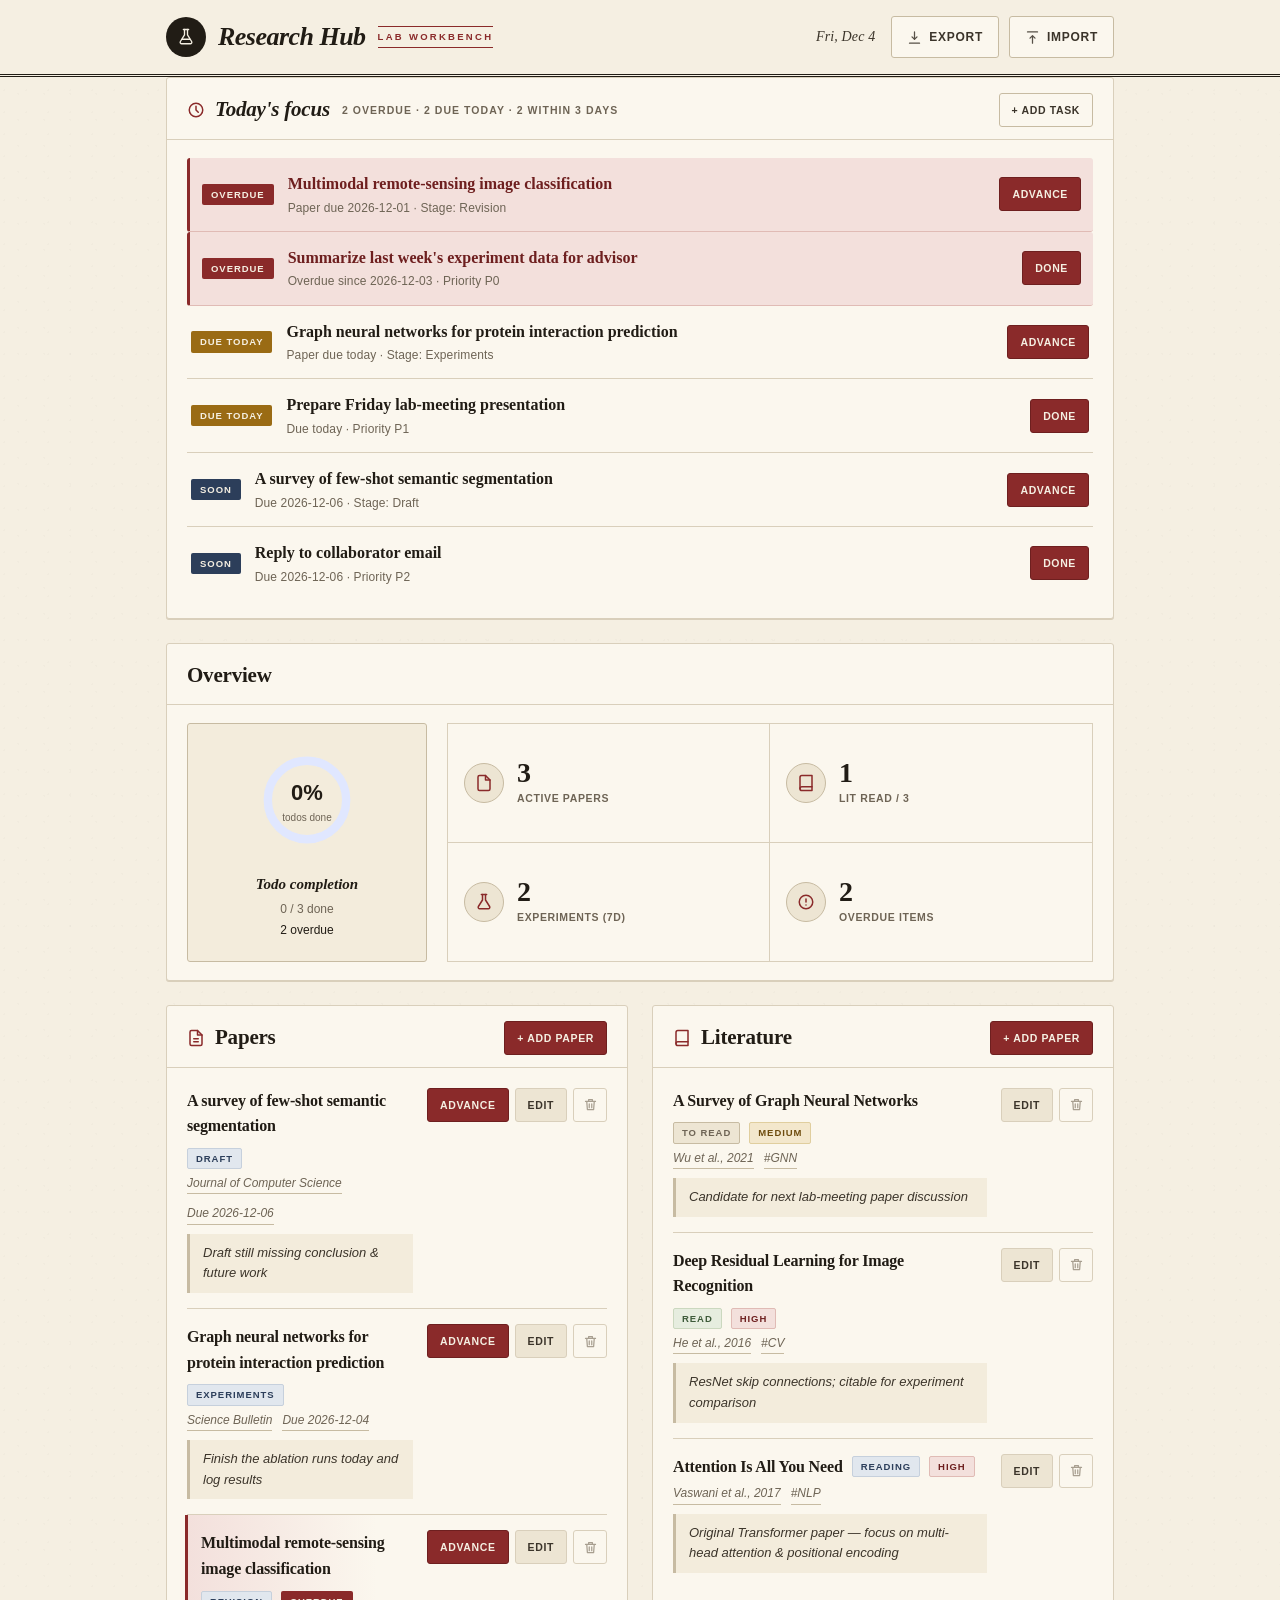
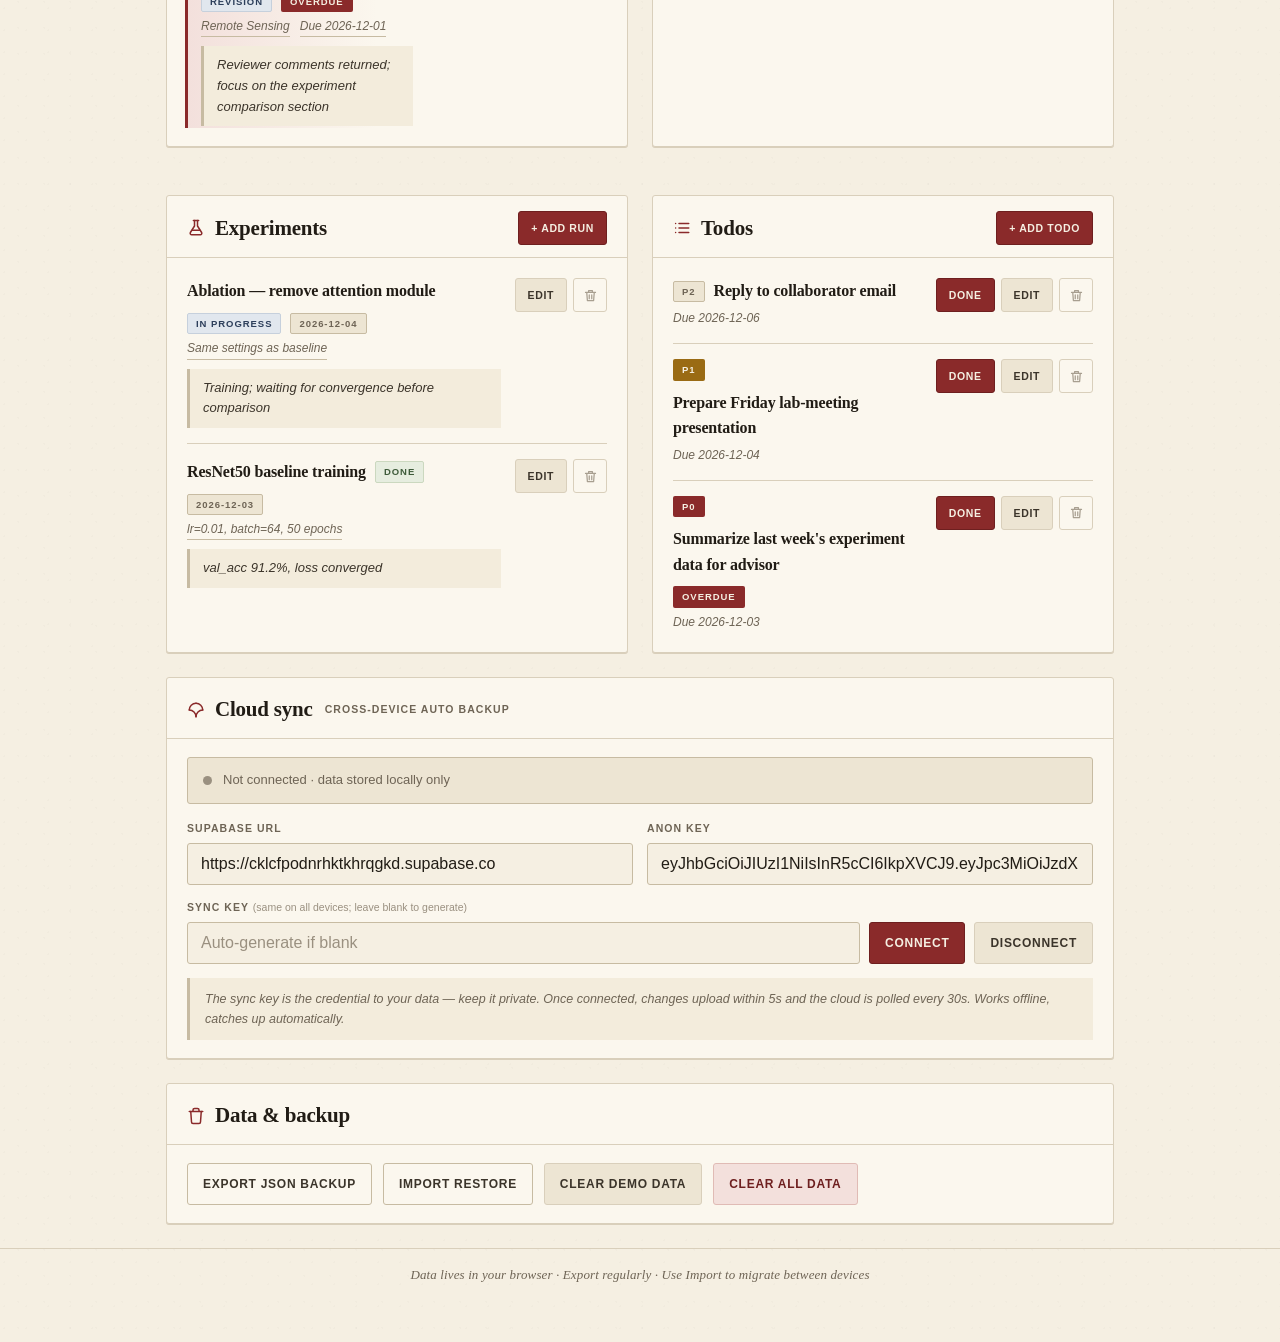
<file: concept-c.html>
<!DOCTYPE html>
<html lang="en">
<head>
<meta charset="UTF-8">
<meta name="viewport" content="width=device-width, initial-scale=1, viewport-fit=cover">
<meta name="theme-color" content="#F5EFE2">
<title>Research Hub · Lab Workbench</title>
<style>
/* ============================================================
   CONCEPT C — WARM EDITORIAL / PRINT
   Cream stock, oxblood-and-ink palette, high-contrast serif
   display type over a humanist sans, hairline rules, small-caps
   labels, generous margins. Reads like a quarterly journal.
   ============================================================ */
*{margin:0;padding:0;box-sizing:border-box;-webkit-tap-highlight-color:transparent}
:root{
  --paper:#F5EFE2;--paper-2:#EDE5D3;--card:#FBF7EE;--card-2:#F3ECDC;
  --ink:#211C15;--ink-2:#3B342A;--muted:#6E6455;--faint:#9A9080;
  --rule:#D9CFBB;--rule-2:#C7BBA2;
  --oxblood:#8A2A2A;--oxblood-2:#6E1F1F;--oxblood-bg:#F3E0DC;
  --forest:#3E5B3A;--forest-bg:#E6EDDF;
  --gold:#9A6B14;--gold-bg:#F3E7CC;
  --navy:#2C3E5A;--navy-bg:#E1E7EE;
  --serif:Georgia,"Times New Roman","Iowan Old Style",Cambria,"Playfair Display",serif;
  --sans:-apple-system,BlinkMacSystemFont,"Segoe UI",Helvetica,Arial,sans-serif;
  --r:3px;
}
html{-webkit-text-size-adjust:100%}
body{font-family:var(--sans);background:var(--paper);color:var(--ink);font-size:15px;line-height:1.6;
  padding-bottom:calc(env(safe-area-inset-bottom) + 40px);
  background-image:radial-gradient(circle at 20% 10%,rgba(0,0,0,.015) 1px,transparent 1px),radial-gradient(circle at 70% 60%,rgba(0,0,0,.015) 1px,transparent 1px);
  background-size:22px 22px,26px 26px}
.wrap{max-width:1000px;margin:0 auto;padding:0 26px}
::selection{background:var(--oxblood);color:var(--paper)}

/* Header — masthead */
header{background:var(--paper);border-bottom:3px double var(--ink);position:sticky;top:0;z-index:20}
.hd{max-width:1000px;margin:0 auto;padding:16px 26px calc(16px + env(safe-area-inset-top,0));display:flex;align-items:center;gap:16px;flex-wrap:wrap}
.logo{display:flex;align-items:baseline;gap:12px;white-space:nowrap}
.logo .logo-badge{width:40px;height:40px;border-radius:50%;background:var(--ink);color:var(--paper);display:flex;align-items:center;justify-content:center;flex:none;align-self:center}
.logo>span:nth-child(2){font-family:var(--serif);font-size:26px;font-weight:700;letter-spacing:-.02em;font-style:italic}
.logo .sub{font-family:var(--sans);font-size:9.5px;font-weight:700;color:var(--oxblood);letter-spacing:.24em;text-transform:uppercase;border-top:1px solid var(--oxblood);border-bottom:1px solid var(--oxblood);padding:2px 0;align-self:center}
.hd .date{font-family:var(--serif);color:var(--ink-2);font-size:14px;margin-left:auto;font-style:italic;letter-spacing:.01em}
.hd-actions{display:flex;gap:10px;flex-wrap:wrap}

/* Buttons */
.btn{display:inline-flex;align-items:center;justify-content:center;gap:7px;border:1px solid var(--rule-2);border-radius:var(--r);
  cursor:pointer;font-family:var(--sans);font-size:12px;font-weight:600;letter-spacing:.06em;text-transform:uppercase;min-height:42px;padding:0 15px;
  background:var(--card);color:var(--ink);transition:all .16s ease;text-decoration:none;white-space:nowrap}
.btn:hover{border-color:var(--ink);background:var(--card-2)}
.btn:active{transform:translateY(1px)}
.btn:focus-visible{outline:2px solid var(--oxblood);outline-offset:2px}
.btn svg{opacity:.85}
.btn-primary{background:var(--oxblood);color:var(--paper);border-color:var(--oxblood-2)}
.btn-primary:hover{background:var(--oxblood-2);border-color:var(--oxblood-2)}
.btn-secondary{background:var(--card);color:var(--ink-2)}
.btn-ghost{background:var(--paper-2);color:var(--ink-2);border-color:var(--rule)}
.btn-ghost:hover{background:var(--card-2)}
.btn-danger{background:var(--oxblood-bg);color:var(--oxblood-2);border-color:#E0BBB5}
.btn-danger:hover{background:#EFD3CD;border-color:var(--oxblood)}
.btn-sm{min-height:34px;padding:0 12px;font-size:10.5px}
.btn-icon{min-width:34px;min-height:34px;padding:0 8px;background:transparent;border:1px solid var(--rule);color:var(--faint)}
.btn-icon:hover{color:var(--ink);border-color:var(--rule-2);background:var(--card)}
.btn-icon.del:hover{color:var(--oxblood);border-color:#E0BBB5;background:var(--oxblood-bg)}

main{padding-top:26px}

/* Cards — article blocks */
.card{background:var(--card);border:1px solid var(--rule);border-radius:var(--r);margin-bottom:24px;overflow:hidden;box-shadow:0 1px 0 var(--rule)}
.card-head{display:flex;align-items:center;gap:12px;padding:15px 20px 12px;border-bottom:1px solid var(--rule)}
.card-head h2{font-family:var(--serif);font-size:21px;font-weight:700;letter-spacing:-.01em;display:flex;align-items:center;gap:10px;color:var(--ink)}
.card-head h2 svg{flex:none;color:var(--oxblood)}
.card-head .hint{font-size:10.5px;font-weight:600;color:var(--muted);letter-spacing:.1em;text-transform:uppercase}
.card-head .sp{flex:1}
.card-body{padding:18px 20px}
.tip-bar{display:none;background:var(--gold-bg);border:1px solid #E0CE9E;border-left:4px solid var(--gold);border-radius:var(--r);padding:13px 16px;font-size:13.5px;margin-bottom:24px;align-items:center;gap:12px;color:#6E4C0E;font-style:italic}
.tip-bar svg{flex:none;color:var(--gold)}
.tip-bar .sp{flex:1}

/* Today focus */
.focus-card .card-head h2{font-style:italic}
.focus-item{display:flex;align-items:center;gap:14px;padding:13px 4px;border-bottom:1px solid var(--rule);background:transparent;transition:background .14s ease}
.focus-item:last-child{border-bottom:none}
.focus-item:hover{background:var(--card-2)}
.focus-item.overdue{background:var(--oxblood-bg);border-bottom-color:#E0BBB5;padding-left:12px;padding-right:12px;border-radius:var(--r);border-left:3px solid var(--oxblood)}
.focus-item .txt{flex:1;min-width:0}
.focus-item .txt .t{font-family:var(--serif);font-weight:600;font-size:16px;word-break:break-word;color:var(--ink)}
.focus-item .txt .s{font-size:12px;color:var(--muted);margin-top:2px;letter-spacing:.01em}
.focus-item.overdue .t{color:var(--oxblood-2)}

/* Tags — editorial labels */
.tag{display:inline-flex;align-items:center;font-family:var(--sans);font-size:9.5px;font-weight:700;border-radius:2px;padding:3px 8px;white-space:nowrap;flex:none;letter-spacing:.1em;text-transform:uppercase;line-height:1.4;border:1px solid transparent}
.tag-od{background:var(--oxblood);color:var(--paper)}
.tag-due{background:var(--gold);color:var(--paper)}
.tag-soon{background:var(--navy);color:var(--paper)}
.tag-p0{background:var(--oxblood);color:var(--paper)}.tag-p1{background:var(--gold);color:var(--paper)}.tag-p2{background:var(--paper-2);color:var(--muted);border-color:var(--rule-2)}
.tag-st{background:var(--navy-bg);color:var(--navy);border-color:#C6D0DC}
.tag-ok{background:var(--forest-bg);color:var(--forest);border-color:#CBD8BF}
.tag-hi{background:var(--oxblood-bg);color:var(--oxblood-2);border-color:#E0BBB5}
.tag-md{background:var(--gold-bg);color:#6E4C0E;border-color:#E0CE9E}
.tag-lo{background:var(--paper-2);color:var(--muted);border-color:var(--rule-2)}
.tag-ghost{background:var(--paper-2);color:var(--muted);border-color:var(--rule-2)}

/* Overview */
.ov-grid{display:grid;grid-template-columns:240px 1fr;gap:20px}
.ov-ring{display:flex;align-items:center;gap:16px;background:var(--card-2);border:1px solid var(--rule-2);border-radius:var(--r);padding:20px;flex-direction:column;justify-content:center}
.ov-ring .cap{font-family:var(--serif);font-size:15px;color:var(--ink);font-weight:600;font-style:italic}
.ov-cards{display:grid;grid-template-columns:repeat(2,1fr);gap:0;border:1px solid var(--rule)}
.ov-card{background:var(--card);padding:16px 16px;display:flex;align-items:center;gap:13px;border-right:1px solid var(--rule);border-bottom:1px solid var(--rule);transition:background .14s ease}
.ov-card:nth-child(2n){border-right:none}
.ov-card:nth-last-child(-n+2){border-bottom:none}
.ov-card:hover{background:var(--card-2)}
.ov-card .ic{width:40px;height:40px;border-radius:50%;display:flex;align-items:center;justify-content:center;flex:none;background:var(--paper-2) !important;color:var(--oxblood) !important;border:1px solid var(--rule-2)}
.ov-card .n{font-family:var(--serif);font-size:28px;font-weight:700;line-height:1;letter-spacing:-.02em}
.ov-card .l{font-size:10.5px;color:var(--muted);font-weight:600;margin-top:3px;letter-spacing:.06em;text-transform:uppercase}

/* Grid */
.grid2{display:grid;grid-template-columns:1fr 1fr;gap:24px}

/* Items */
.item{display:flex;gap:14px;align-items:flex-start;padding:15px 0;border-bottom:1px solid var(--rule);transition:opacity .12s ease}
.item:first-child{padding-top:2px}
.item:last-child{border-bottom:none;padding-bottom:2px}
.item .body{flex:1;min-width:0}
.item .row1{display:flex;align-items:center;gap:9px;flex-wrap:wrap}
.item .title{font-family:var(--serif);font-weight:600;font-size:16px;word-break:break-word;letter-spacing:-.01em}
.item .meta{font-size:12px;color:var(--muted);margin-top:5px;display:flex;gap:10px;flex-wrap:wrap;font-style:italic}
.item .meta span{background:transparent;border:none;border-bottom:1px solid var(--rule-2);padding:0;border-radius:0}
.item .note{font-size:13px;color:var(--ink-2);background:var(--card-2);border-left:3px solid var(--rule-2);border-radius:0;padding:9px 13px;margin-top:9px;word-break:break-word;line-height:1.6;font-style:italic}
.item .ops{display:flex;gap:6px;flex:none}
.item.done .title{text-decoration:line-through;color:var(--faint);font-style:italic}
.item.od{border-left:3px solid var(--oxblood);padding-left:13px;margin-left:-2px;background:linear-gradient(90deg,var(--oxblood-bg),transparent 45%)}
.empty{text-align:center;color:var(--muted);padding:36px 12px;font-size:14px;line-height:1.6;font-family:var(--serif);font-style:italic}
.empty svg{display:block;margin:0 auto 14px;opacity:.5;color:var(--oxblood)}

/* Forms */
input,select,textarea{font-family:var(--sans);font-size:16px;color:var(--ink);background:var(--paper);border:1px solid var(--rule-2);border-radius:var(--r);padding:11px 13px;width:100%;outline:none;transition:all .16s ease}
input::placeholder,textarea::placeholder{color:var(--faint)}
input:focus,select:focus,textarea:focus{border-color:var(--oxblood);box-shadow:0 0 0 3px rgba(138,42,42,.12)}
textarea{min-height:78px;resize:vertical;line-height:1.55}
.frm-grid{display:grid;grid-template-columns:1fr 1fr;gap:15px}
.fld{display:flex;flex-direction:column;gap:6px}
.fld.full{grid-column:1/-1}
.fld label{font-size:10.5px;color:var(--muted);font-weight:700;letter-spacing:.1em;text-transform:uppercase}

/* Modal */
.mask{position:fixed;inset:0;background:rgba(33,28,21,.5);display:none;align-items:flex-end;justify-content:center;z-index:100}
.mask.on{display:flex;animation:fade .18s ease}
@keyframes fade{from{opacity:0}to{opacity:1}}
.modal{background:var(--card);width:100%;max-width:540px;border:1px solid var(--rule-2);border-top:4px solid var(--oxblood);border-radius:var(--r) var(--r) 0 0;max-height:90vh;overflow:auto;padding:24px 22px calc(env(safe-area-inset-bottom) + 22px);box-shadow:0 -20px 60px -20px rgba(33,28,21,.4);animation:slideup .24s cubic-bezier(.22,1,.36,1)}
@keyframes slideup{from{transform:translateY(24px)}to{transform:translateY(0)}}
.modal h3{font-family:var(--serif);font-size:22px;font-weight:700;font-style:italic;margin-bottom:18px;display:flex;align-items:center;gap:10px;letter-spacing:-.01em}
.modal h3 svg{color:var(--oxblood)}
.modal-ft{display:flex;gap:12px;margin-top:20px}
.modal-ft .btn{flex:1;min-height:46px}
@media(min-width:640px){.mask{align-items:center;padding:20px}.modal{border-radius:var(--r);border-top:4px solid var(--oxblood)}}

/* Toast */
#toast{position:fixed;left:50%;bottom:calc(env(safe-area-inset-bottom) + 30px);transform:translateX(-50%) translateY(20px);
  background:var(--ink);color:var(--paper);padding:12px 22px;border-radius:var(--r);font-family:var(--serif);font-size:14px;font-style:italic;opacity:0;pointer-events:none;
  transition:opacity .25s ease,transform .25s ease;z-index:200;white-space:nowrap;box-shadow:0 10px 30px -8px rgba(33,28,21,.5)}
#toast.on{opacity:1;transform:translateX(-50%) translateY(0)}
footer{text-align:center;color:var(--muted);font-family:var(--serif);font-style:italic;font-size:13px;padding:16px;letter-spacing:.01em;border-top:1px solid var(--rule);margin-top:8px}

/* Sync */
.sync-status{display:flex;align-items:center;gap:11px;font-size:13px;padding:12px 15px;border-radius:var(--r);margin-bottom:16px;flex-wrap:wrap;font-weight:500;border:1px solid transparent}
.sync-status .dot{width:9px;height:9px;border-radius:50%;flex:none}
.sync-off{background:var(--paper-2);color:var(--muted);border-color:var(--rule-2)}
.sync-off .dot{background:var(--faint)}
.sync-on{background:var(--forest-bg);color:var(--forest);border-color:#CBD8BF}
.sync-on .dot{background:var(--forest);box-shadow:0 0 0 3px rgba(62,91,58,.18)}
.sync-err{background:var(--oxblood-bg);color:var(--oxblood-2);border-color:#E0BBB5}
.sync-err .dot{background:var(--oxblood);box-shadow:0 0 0 3px rgba(138,42,42,.18)}
.sync-form{display:grid;grid-template-columns:1fr 1fr;gap:14px}
.sync-key-box{display:flex;gap:9px;align-items:flex-end}
.sync-key-box input{flex:1;min-width:0}
.sync-note{font-size:12.5px;color:var(--muted);margin-top:14px;background:var(--card-2);border-left:3px solid var(--rule-2);border-radius:0;padding:11px 15px;line-height:1.6;font-style:italic}

@media(max-width:767px){
  .wrap{padding:0 18px}
  .grid2{grid-template-columns:1fr}
  .ov-grid{grid-template-columns:1fr}
  .ov-cards{grid-template-columns:repeat(2,1fr)}
  .frm-grid{grid-template-columns:1fr}
  .sync-form{grid-template-columns:1fr}
  .hd .date{display:none}
  .card-body{padding:15px 16px}
  .card-head{padding:14px 16px 11px}
  .logo>span:nth-child(2){font-size:22px}
}
@media(max-width:380px){
  .ov-cards{grid-template-columns:1fr}
  .ov-card{border-right:none}
  .ov-card:nth-last-child(2){border-bottom:1px solid var(--rule)}
  .sync-key-box{flex-wrap:wrap}.sync-key-box input{width:100%}
}
</style>
</head>
<body>

<header>
  <div class="hd">
    <div class="logo">
      <span class="logo-badge"><svg viewBox="0 0 24 24" width="18" height="18" fill="none" stroke="currentColor" stroke-width="1.8" stroke-linecap="round" stroke-linejoin="round"><path d="M10 2v7.3L4.5 18a2 2 0 002 3h11a2 2 0 002-3L14 9.3V2"/><path d="M8.5 2h7"/><path d="M7 15h10"/></svg></span>
      <span>Research Hub</span>
      <span class="sub">Lab Workbench</span>
    </div>
    <span class="date" id="todayLabel"></span>
    <div class="hd-actions">
      <button class="btn btn-secondary" onclick="exportJSON()"><svg viewBox="0 0 24 24" width="15" height="15" fill="none" stroke="currentColor" stroke-width="2" stroke-linecap="round" stroke-linejoin="round"><path d="M12 3v12m0 0l-4-4m4 4l4-4"/><path d="M4 21h16"/></svg>Export</button>
      <button class="btn btn-secondary" onclick="document.getElementById('importFile').click()"><svg viewBox="0 0 24 24" width="15" height="15" fill="none" stroke="currentColor" stroke-width="2" stroke-linecap="round" stroke-linejoin="round"><path d="M12 21V9m0 0l-4 4m4-4l4 4"/><path d="M4 3h16"/></svg>Import</button>
    </div>
  </div>
</header>

<main class="wrap">
  <div class="tip-bar" id="backupTip">
    <svg viewBox="0 0 24 24" width="16" height="16" fill="none" stroke="currentColor" stroke-width="2" stroke-linecap="round" stroke-linejoin="round"><path d="M10.3 3.9L1.8 18a2 2 0 001.7 3h17a2 2 0 001.7-3L13.7 3.9a2 2 0 00-3.4 0z"/><path d="M12 9v4m0 4h.01"/></svg>
    <span id="backupTipText"></span>
    <span class="sp"></span>
    <button class="btn btn-sm" onclick="exportJSON()">Back up now</button>
  </div>

  <section class="card focus-card">
    <div class="card-head">
      <h2><svg viewBox="0 0 24 24" width="18" height="18" fill="none" stroke="currentColor" stroke-width="2" stroke-linecap="round" stroke-linejoin="round"><circle cx="12" cy="12" r="9"/><path d="M12 7v5l3 3"/></svg>Today's focus</h2>
      <span class="hint" id="todayHint"></span>
      <span class="sp"></span>
      <button class="btn btn-sm btn-secondary" onclick="openForm('todos')">+ Add task</button>
    </div>
    <div class="card-body" id="todayList"></div>
  </section>

  <section class="card">
    <div class="card-head"><h2>Overview</h2><span class="sp"></span></div>
    <div class="card-body">
      <div class="ov-grid">
        <div class="ov-ring" id="ringWrap"></div>
        <div class="ov-cards">
          <div class="ov-card"><span class="ic"><svg viewBox="0 0 24 24" width="18" height="18" fill="none" stroke="currentColor" stroke-width="2" stroke-linecap="round" stroke-linejoin="round"><path d="M14 2H6a2 2 0 00-2 2v16a2 2 0 002 2h12a2 2 0 002-2V8z"/><path d="M14 2v6h6"/></svg></span><div><div class="n" id="ovPapers">0</div><div class="l">Active papers</div></div></div>
          <div class="ov-card"><span class="ic"><svg viewBox="0 0 24 24" width="18" height="18" fill="none" stroke="currentColor" stroke-width="2" stroke-linecap="round" stroke-linejoin="round"><path d="M4 19.5A2.5 2.5 0 016.5 17H20"/><path d="M6.5 2H20v20H6.5A2.5 2.5 0 014 19.5v-15A2.5 2.5 0 016.5 2z"/></svg></span><div><div class="n" id="ovRead">0</div><div class="l">Lit read / <span id="ovLitTotal">0</span></div></div></div>
          <div class="ov-card"><span class="ic"><svg viewBox="0 0 24 24" width="18" height="18" fill="none" stroke="currentColor" stroke-width="2" stroke-linecap="round" stroke-linejoin="round"><path d="M10 2v7.3L4.5 18a2 2 0 002 3h11a2 2 0 002-3L14 9.3V2"/><path d="M8.5 2h7"/></svg></span><div><div class="n" id="ovExp">0</div><div class="l">Experiments (7d)</div></div></div>
          <div class="ov-card"><span class="ic"><svg viewBox="0 0 24 24" width="18" height="18" fill="none" stroke="currentColor" stroke-width="2" stroke-linecap="round" stroke-linejoin="round"><circle cx="12" cy="12" r="9"/><path d="M12 8v4m0 4h.01"/></svg></span><div><div class="n" id="ovOverdue">0</div><div class="l">Overdue items</div></div></div>
        </div>
      </div>
    </div>
  </section>

  <div class="grid2">
    <section class="card">
      <div class="card-head">
        <h2><svg viewBox="0 0 24 24" width="18" height="18" fill="none" stroke="currentColor" stroke-width="2" stroke-linecap="round" stroke-linejoin="round"><path d="M14 2H6a2 2 0 00-2 2v16a2 2 0 002 2h12a2 2 0 002-2V8z"/><path d="M14 2v6h6"/><path d="M9 13h6M9 17h6"/></svg>Papers</h2>
        <span class="sp"></span>
        <button class="btn btn-sm btn-primary" onclick="openForm('papers')">+ Add paper</button>
      </div>
      <div class="card-body" id="papersList"></div>
    </section>

    <section class="card">
      <div class="card-head">
        <h2><svg viewBox="0 0 24 24" width="18" height="18" fill="none" stroke="currentColor" stroke-width="2" stroke-linecap="round" stroke-linejoin="round"><path d="M4 19.5A2.5 2.5 0 016.5 17H20"/><path d="M6.5 2H20v20H6.5A2.5 2.5 0 014 19.5v-15A2.5 2.5 0 016.5 2z"/></svg>Literature</h2>
        <span class="sp"></span>
        <button class="btn btn-sm btn-primary" onclick="openForm('literature')">+ Add paper</button>
      </div>
      <div class="card-body" id="litList"></div>
    </section>

    <section class="card">
      <div class="card-head">
        <h2><svg viewBox="0 0 24 24" width="18" height="18" fill="none" stroke="currentColor" stroke-width="2" stroke-linecap="round" stroke-linejoin="round"><path d="M10 2v7.3L4.5 18a2 2 0 002 3h11a2 2 0 002-3L14 9.3V2"/><path d="M8.5 2h7"/><path d="M7 15h10"/></svg>Experiments</h2>
        <span class="sp"></span>
        <button class="btn btn-sm btn-primary" onclick="openForm('experiments')">+ Add run</button>
      </div>
      <div class="card-body" id="expList"></div>
    </section>

    <section class="card">
      <div class="card-head">
        <h2><svg viewBox="0 0 24 24" width="18" height="18" fill="none" stroke="currentColor" stroke-width="2" stroke-linecap="round" stroke-linejoin="round"><path d="M8 6h13M8 12h13M8 18h13"/><path d="M3.5 6h.01M3.5 12h.01M3.5 18h.01"/></svg>Todos</h2>
        <span class="sp"></span>
        <button class="btn btn-sm btn-primary" onclick="openForm('todos')">+ Add todo</button>
      </div>
      <div class="card-body" id="todoList"></div>
    </section>
  </div>

  <section class="card sync-card">
    <div class="card-head">
      <h2><svg viewBox="0 0 24 24" width="18" height="18" fill="none" stroke="currentColor" stroke-width="2" stroke-linecap="round" stroke-linejoin="round"><path d="M12 3a9 9 0 019 9"/><path d="M3 12a9 9 0 019-9"/><path d="M12 21a9 9 0 019-9"/><path d="M3 12a9 9 0 019 9"/></svg>Cloud sync</h2>
      <span class="hint">Cross-device auto backup</span>
      <span class="sp"></span>
    </div>
    <div class="card-body">
      <div class="sync-status sync-off" id="syncStatus"><span class="dot"></span><span id="syncStatusText">Not connected · data stored locally only</span></div>
      <div class="sync-form" id="syncForm">
        <div class="fld"><label>Supabase URL</label><input id="suUrl" value="https://cklcfpodnrhktkhrqgkd.supabase.co" autocomplete="off"></div>
        <div class="fld"><label>Anon key</label><input id="suKey" value="eyJhbGciOiJIUzI1NiIsInR5cCI6IkpXVCJ9.eyJpc3MiOiJzdXBhYmFzZSIsInJlZiI6ImNrbGNmcG9kbnJoa3RraHJxZ2tkIiwicm9sZSI6ImFub24iLCJpYXQiOjE3ODU5MzQxNTEsImV4cCI6MjEwMTUxMDE1MX0.UHzUK1b6jxnovS1Gqoj8GNdRjGu1yXAoSKX5U1kRuXs" autocomplete="off"></div>
        <div class="fld full"><label>Sync key <span style="font-weight:400;color:var(--faint);text-transform:none;letter-spacing:0">(same on all devices; leave blank to generate)</span></label><div class="sync-key-box"><input id="suSyncKey" placeholder="Auto-generate if blank" autocomplete="off"><button class="btn btn-primary" onclick="connectSync()">Connect</button><button class="btn btn-ghost" onclick="disconnectSync()">Disconnect</button></div></div>
      </div>
      <div class="sync-note">The sync key is the credential to your data — keep it private. Once connected, changes upload within 5s and the cloud is polled every 30s. Works offline, catches up automatically.</div>
    </div>
  </section>

  <section class="card">
    <div class="card-head">
      <h2><svg viewBox="0 0 24 24" width="18" height="18" fill="none" stroke="currentColor" stroke-width="2" stroke-linecap="round" stroke-linejoin="round"><path d="M3 6h18M8 6V4a2 2 0 012-2h4a2 2 0 012 2v2"/><path d="M19 6l-1 14a2 2 0 01-2 2H8a2 2 0 01-2-2L5 6"/></svg>Data &amp; backup</h2>
    </div>
    <div class="card-body" style="display:flex;gap:11px;flex-wrap:wrap">
      <button class="btn btn-secondary" onclick="exportJSON()">Export JSON backup</button>
      <button class="btn btn-secondary" onclick="document.getElementById('importFile').click()">Import restore</button>
      <button class="btn btn-ghost" onclick="clearDemo()">Clear demo data</button>
      <button class="btn btn-danger" onclick="clearAll()">Clear all data</button>
    </div>
  </section>
</main>

<footer>Data lives in your browser · Export regularly · Use Import to migrate between devices</footer>

<input type="file" id="importFile" accept="application/json" style="display:none" onchange="handleImport(event)">

<div class="mask" id="mask" onclick="if(event.target===this)closeForm()">
  <div class="modal">
    <h3 id="modalTitle"></h3>
    <div class="frm-grid" id="modalForm"></div>
    <div class="modal-ft">
      <button class="btn btn-ghost" onclick="closeForm()">Cancel</button>
      <button class="btn btn-primary" onclick="submitForm()">Save</button>
    </div>
  </div>
</div>

<div id="toast"></div>

<script>
(function(){
'use strict';
var KEY='wb_research_';
var STAGES=['Idea','Literature Review','Experiments','Draft','Revision','Submitted','Published'];
var LIT_STATUS=['To Read','Reading','Read'];
var IMP=['High','Medium','Low'];
var EXP_STATUS=['In Progress','Done'];
var PRI=['P0','P1','P2'];
var db={papers:[],literature:[],experiments:[],todos:[]};
var editId=null,editType=null;

/* legacy Chinese values -> English (one-time migration on load) */
var LEGACY_STAGE={'选题':'Idea','文献综述':'Literature Review','实验':'Experiments','初稿':'Draft','修改':'Revision','已投稿':'Submitted','已录用':'Published'};
var LEGACY_LIT={'待读':'To Read','精读中':'Reading','已读':'Read'};
var LEGACY_IMP={'高':'High','中':'Medium','低':'Low'};
var LEGACY_EXP={'进行中':'In Progress','已完成':'Done'};
function migrate(){
  var changed=false;
  db.papers.forEach(function(p){if(p.stage&&LEGACY_STAGE[p.stage]){p.stage=LEGACY_STAGE[p.stage];changed=true}});
  db.literature.forEach(function(x){
    if(x.status&&LEGACY_LIT[x.status]){x.status=LEGACY_LIT[x.status];changed=true}
    if(x.importance&&LEGACY_IMP[x.importance]){x.importance=LEGACY_IMP[x.importance];changed=true}
  });
  db.experiments.forEach(function(e){if(e.status&&LEGACY_EXP[e.status]){e.status=LEGACY_EXP[e.status];changed=true}});
  if(changed)save();
}

var FIELDS={
  papers:[
    {k:'title',label:'Paper title *',type:'text',ph:'e.g. Graph-based protein interaction prediction'},
    {k:'stage',label:'Current stage',type:'select',opts:STAGES},
    {k:'journal',label:'Target journal',type:'text',ph:'e.g. Nature Communications'},
    {k:'deadline',label:'Due date',type:'date'},
    {k:'note',label:'Notes',type:'textarea',ph:'Progress / open questions…'}
  ],
  literature:[
    {k:'title',label:'Title *',type:'text',ph:'e.g. Attention Is All You Need'},
    {k:'author',label:'Authors / Year',type:'text',ph:'e.g. Vaswani et al., 2017'},
    {k:'tag',label:'Topic tag',type:'text',ph:'e.g. NLP / CV / GNN'},
    {k:'status',label:'Reading status',type:'select',opts:LIT_STATUS},
    {k:'importance',label:'Importance',type:'select',opts:IMP},
    {k:'note',label:'Notes',type:'textarea',ph:'Key ideas / citable findings…'}
  ],
  experiments:[
    {k:'name',label:'Experiment name *',type:'text',ph:'e.g. ResNet50 baseline'},
    {k:'date',label:'Date',type:'date'},
    {k:'condition',label:'Conditions / params',type:'text',ph:'e.g. lr=0.01, batch=64'},
    {k:'result',label:'Result summary',type:'textarea',ph:'Key metrics / conclusions…'},
    {k:'status',label:'Status',type:'select',opts:EXP_STATUS}
  ],
  todos:[
    {k:'text',label:'Task *',type:'text',ph:'e.g. Prepare lab-meeting slides'},
    {k:'priority',label:'Priority',type:'select',opts:PRI},
    {k:'deadline',label:'Due date',type:'date'}
  ]
};

function uid(){return Date.now().toString(36)+Math.random().toString(36).slice(2,8)}
function fmt(d){return d.getFullYear()+'-'+String(d.getMonth()+1).padStart(2,'0')+'-'+String(d.getDate()).padStart(2,'0')}
function todayStr(){return fmt(new Date())}
function addDays(s,n){var d=new Date(s+'T00:00:00');d.setDate(d.getDate()+n);return fmt(d)}
function esc(s){return String(s==null?'':s).replace(/&/g,'&amp;').replace(/</g,'&lt;').replace(/>/g,'&gt;').replace(/"/g,'&quot;')}
function load(){try{var s=localStorage.getItem(KEY+'db');if(s){db=JSON.parse(s);db.papers=db.papers||[];db.literature=db.literature||[];db.experiments=db.experiments||[];db.todos=db.todos||[]}}catch(e){}}
function save(){try{localStorage.setItem(KEY+'db',JSON.stringify(db));localStorage.setItem(KEY+'meta',new Date().toISOString());if(sync.on)syncPush()}catch(e){toast('Storage failed: quota exceeded')}}
function total(){return db.papers.length+db.literature.length+db.experiments.length+db.todos.length}

function seed(){
  var t=todayStr();
  db.papers=[
    {id:uid(),title:'Multimodal remote-sensing image classification',stage:'Revision',journal:'Remote Sensing',deadline:addDays(t,-3),note:'Reviewer comments returned; focus on the experiment comparison section',demo:true},
    {id:uid(),title:'Graph neural networks for protein interaction prediction',stage:'Experiments',journal:'Science Bulletin',deadline:t,note:'Finish the ablation runs today and log results',demo:true},
    {id:uid(),title:'A survey of few-shot semantic segmentation',stage:'Draft',journal:'Journal of Computer Science',deadline:addDays(t,2),note:'Draft still missing conclusion & future work',demo:true}
  ];
  db.literature=[
    {id:uid(),title:'Attention Is All You Need',author:'Vaswani et al., 2017',tag:'NLP',status:'Reading',importance:'High',note:'Original Transformer paper — focus on multi-head attention & positional encoding',demo:true},
    {id:uid(),title:'Deep Residual Learning for Image Recognition',author:'He et al., 2016',tag:'CV',status:'Read',importance:'High',note:'ResNet skip connections; citable for experiment comparison',demo:true},
    {id:uid(),title:'A Survey of Graph Neural Networks',author:'Wu et al., 2021',tag:'GNN',status:'To Read',importance:'Medium',note:'Candidate for next lab-meeting paper discussion',demo:true}
  ];
  db.experiments=[
    {id:uid(),name:'ResNet50 baseline training',date:addDays(t,-1),condition:'lr=0.01, batch=64, 50 epochs',result:'val_acc 91.2%, loss converged',status:'Done',demo:true},
    {id:uid(),name:'Ablation — remove attention module',date:t,condition:'Same settings as baseline',result:'Training; waiting for convergence before comparison',status:'In Progress',demo:true}
  ];
  db.todos=[
    {id:uid(),text:'Summarize last week\'s experiment data for advisor',priority:'P0',deadline:addDays(t,-1),done:false,demo:true},
    {id:uid(),text:'Prepare Friday lab-meeting presentation',priority:'P1',deadline:t,done:false,demo:true},
    {id:uid(),text:'Reply to collaborator email',priority:'P2',deadline:addDays(t,2),done:false,demo:true}
  ];
  save();
}

function toast(msg){var el=document.getElementById('toast');el.textContent=msg;el.classList.add('on');clearTimeout(toast._t);toast._t=setTimeout(function(){el.classList.remove('on')},2200)}
function todayLabel(){var w=['Sun','Mon','Tue','Wed','Thu','Fri','Sat'];var d=new Date();document.getElementById('todayLabel').textContent=w[d.getDay()]+', '+d.toLocaleDateString('en-US',{month:'short',day:'numeric'})}

function collectToday(){
  var t=todayStr(),items=[];
  db.papers.forEach(function(p){
    if(p.stage==='Published'||!p.deadline)return;
    if(p.deadline<t)items.push({kind:'overdue',type:'paper',id:p.id,title:p.title,sub:'Paper due '+p.deadline,extra:'Stage: '+p.stage});
    else if(p.deadline===t)items.push({kind:'due',type:'paper',id:p.id,title:p.title,sub:'Paper due today',extra:'Stage: '+p.stage});
    else if(p.deadline<=addDays(t,3))items.push({kind:'soon',type:'paper',id:p.id,title:p.title,sub:'Due '+p.deadline,extra:'Stage: '+p.stage});
  });
  db.todos.forEach(function(x){
    if(x.done||!x.deadline)return;
    if(x.deadline<t)items.push({kind:'overdue',type:'todo',id:x.id,title:x.text,sub:'Overdue since '+x.deadline,extra:'Priority '+x.priority});
    else if(x.deadline===t)items.push({kind:'due',type:'todo',id:x.id,title:x.text,sub:'Due today',extra:'Priority '+x.priority});
    else if(x.deadline<=addDays(t,3))items.push({kind:'soon',type:'todo',id:x.id,title:x.text,sub:'Due '+x.deadline,extra:'Priority '+x.priority});
  });
  items.sort(function(a,b){var o={overdue:0,due:1,soon:2};return o[a.kind]-o[b.kind]});
  return items;
}

function renderToday(){
  var items=collectToday(),el=document.getElementById('todayList');
  var od=items.filter(function(i){return i.kind==='overdue'}).length;
  var du=items.filter(function(i){return i.kind==='due'}).length;
  var so=items.filter(function(i){return i.kind==='soon'}).length;
  document.getElementById('todayHint').textContent=od+' overdue · '+du+' due today · '+so+' within 3 days';
  if(!items.length){el.innerHTML='<div class="empty"><svg viewBox="0 0 64 64" width="46" height="46" fill="none" stroke="currentColor" stroke-width="2.2" stroke-linecap="round" stroke-linejoin="round"><path d="M32 6l22 11v14c0 12-9 22-22 27C19 53 10 43 10 31V17z"/><path d="M21 32l8 8 15-16"/></svg>All caught up — nothing overdue or due soon</div>';return}
  el.innerHTML=items.map(function(i){
    var k=i.kind,label=k==='overdue'?'Overdue':(k==='due'?'Due today':'Soon');
    var btn=i.type==='todo'?'<button class="btn btn-sm btn-primary" onclick="completeTodo(\''+i.id+'\')">Done</button>'
      :'<button class="btn btn-sm btn-primary" onclick="advancePaper(\''+i.id+'\')">Advance</button>';
    return '<div class="focus-item '+(k==='overdue'?'overdue':'')+'">'
      +'<span class="tag '+(k==='overdue'?'tag-od':k==='due'?'tag-due':'tag-soon')+'">'+label+'</span>'
      +'<div class="txt"><div class="t">'+esc(i.title)+'</div><div class="s">'+esc(i.sub)+' · '+esc(i.extra)+'</div></div>'
      +btn+'</div>';
  }).join('');
}

function renderOverview(){
  var t=todayStr();
  var active=db.papers.filter(function(p){return p.stage!=='Published'}).length;
  var litT=db.literature.length,read=db.literature.filter(function(x){return x.status==='Read'}).length;
  var week=addDays(t,-7);
  var expW=db.experiments.filter(function(e){return e.date>=week&&e.date<=t}).length;
  var od=collectToday().filter(function(i){return i.kind==='overdue'}).length;
  document.getElementById('ovPapers').textContent=active;
  document.getElementById('ovRead').textContent=read;
  document.getElementById('ovLitTotal').textContent=litT;
  document.getElementById('ovExp').textContent=expW;
  document.getElementById('ovOverdue').textContent=od;
  var dTotal=db.todos.length,ddone=db.todos.filter(function(x){return x.done}).length;
  var pct=dTotal?Math.round(ddone/dTotal*100):0;
  var C=2*Math.PI*42,off=C*(1-pct/100),color=pct===100?'#16A34A':'#4F46E5';
  document.getElementById('ringWrap').innerHTML=
    '<div style="position:relative;width:112px;height:112px;flex:none">'
    +'<svg viewBox="0 0 120 120" width="112" height="112"><circle cx="60" cy="60" r="42" fill="none" stroke="#E0E7FF" stroke-width="9"/><circle cx="60" cy="60" r="42" fill="none" stroke="'+color+'" stroke-width="9" stroke-linecap="round" stroke-dasharray="'+C+'" stroke-dashoffset="'+off+'" transform="rotate(-90 60 60)"/></svg>'
    +'<div style="position:absolute;inset:0;display:flex;flex-direction:column;align-items:center;justify-content:center"><span style="font-size:22px;font-weight:700;color:var(--text)">'+pct+'%</span><span style="font-size:10px;color:var(--muted);font-weight:500">todos done</span></div></div>'
    +'<div style="text-align:center"><div class="cap">Todo completion</div><div style="font-size:12px;color:var(--muted);margin-top:4px">'+ddone+' / '+dTotal+' done</div><div style="font-size:12px;color:var(--red);margin-top:2px">'+od+' overdue</div></div>';
}

function renderPapers(){
  var el=document.getElementById('papersList'),list=db.papers.slice().reverse();
  if(!list.length){el.innerHTML='<div class="empty"><svg viewBox="0 0 64 64" width="46" height="46" fill="none" stroke="currentColor" stroke-width="2.2" stroke-linecap="round" stroke-linejoin="round"><path d="M14 2v20M14 22H4v30a6 6 0 006 6h20a6 6 0 006-6V22H26"/><path d="M14 22H4M14 2L26 22"/><path d="M10 30h12M10 38h12"/></svg>No papers yet — add your first one</div>';return}
  el.innerHTML=list.map(function(p){
    var od=p.deadline&&p.deadline<todayStr()&&p.stage!=='Published';
    return '<div class="item'+(od?' od':'')+'">'
    +'<div class="body"><div class="row1"><span class="title">'+esc(p.title)+'</span><span class="tag tag-st">'+esc(p.stage)+'</span>'+(od?'<span class="tag tag-od">Overdue</span>':'')+'</div>'
    +'<div class="meta">'+(p.journal?'<span>'+esc(p.journal)+'</span>':'')+(p.deadline?'<span>Due '+esc(p.deadline)+'</span>':'')+'</div>'
    +(p.note?'<div class="note">'+esc(p.note)+'</div>':'')
    +'</div><div class="ops">'
    +(p.stage!=='Published'?'<button class="btn btn-sm btn-primary" onclick="advancePaper(\''+p.id+'\')">Advance</button>':'')
    +'<button class="btn btn-sm btn-ghost" onclick="openForm(\'papers\',\''+p.id+'\')">Edit</button>'
    +'<button class="btn btn-icon del" onclick="delItem(\'papers\',\''+p.id+'\')" title="Delete"><svg viewBox="0 0 24 24" width="15" height="15" fill="none" stroke="currentColor" stroke-width="2" stroke-linecap="round" stroke-linejoin="round"><path d="M4 7h16M10 11v6M14 11v6M6 7l1 13h10l1-13M9 7V4h6v3"/></svg></button>'
    +'</div></div>';
  }).join('');
}

function renderLit(){
  var el=document.getElementById('litList'),list=db.literature.slice().reverse();
  if(!list.length){el.innerHTML='<div class="empty"><svg viewBox="0 0 64 64" width="46" height="46" fill="none" stroke="currentColor" stroke-width="2.2" stroke-linecap="round" stroke-linejoin="round"><path d="M8 8h24a8 8 0 018 8v40a8 8 0 00-8-8H8z"/><path d="M56 8H32a8 8 0 00-8 8v40"/></svg>Library is empty — add a paper to start your reading list</div>';return}
  el.innerHTML=list.map(function(x){
    return '<div class="item"><div class="body"><div class="row1"><span class="title">'+esc(x.title)+'</span>'
    +'<span class="tag '+(x.status==='Read'?'tag-ok':x.status==='Reading'?'tag-st':'tag-ghost')+'">'+esc(x.status)+'</span>'
    +'<span class="tag '+(x.importance==='High'?'tag-hi':x.importance==='Medium'?'tag-md':'tag-lo')+'">'+esc(x.importance)+'</span>'
    +'</div><div class="meta">'+(x.author?'<span>'+esc(x.author)+'</span>':'')+(x.tag?'<span>#'+esc(x.tag)+'</span>':'')+'</div>'
    +(x.note?'<div class="note">'+esc(x.note)+'</div>':'')
    +'</div><div class="ops">'
    +'<button class="btn btn-sm btn-ghost" onclick="openForm(\'literature\',\''+x.id+'\')">Edit</button>'
    +'<button class="btn btn-icon del" onclick="delItem(\'literature\',\''+x.id+'\')" title="Delete"><svg viewBox="0 0 24 24" width="15" height="15" fill="none" stroke="currentColor" stroke-width="2" stroke-linecap="round" stroke-linejoin="round"><path d="M4 7h16M10 11v6M14 11v6M6 7l1 13h10l1-13M9 7V4h6v3"/></svg></button>'
    +'</div></div>';
  }).join('');
}

function renderExp(){
  var el=document.getElementById('expList'),list=db.experiments.slice().reverse();
  if(!list.length){el.innerHTML='<div class="empty"><svg viewBox="0 0 64 64" width="46" height="46" fill="none" stroke="currentColor" stroke-width="2.2" stroke-linecap="round" stroke-linejoin="round"><path d="M22 4h20M26 4v14L12 44a6 6 0 006 8h28a6 6 0 006-8L38 18V4"/><path d="M16 42h32"/></svg>No experiments logged yet</div>';return}
  el.innerHTML=list.map(function(e){
    return '<div class="item"><div class="body"><div class="row1"><span class="title">'+esc(e.name)+'</span>'
    +'<span class="tag '+(e.status==='Done'?'tag-ok':'tag-st')+'">'+esc(e.status)+'</span>'
    +(e.date?'<span class="tag tag-ghost">'+esc(e.date)+'</span>':'')
    +'</div>'
    +(e.condition?'<div class="meta"><span>'+esc(e.condition)+'</span></div>':'')
    +(e.result?'<div class="note">'+esc(e.result)+'</div>':'')
    +'</div><div class="ops">'
    +'<button class="btn btn-sm btn-ghost" onclick="openForm(\'experiments\',\''+e.id+'\')">Edit</button>'
    +'<button class="btn btn-icon del" onclick="delItem(\'experiments\',\''+e.id+'\')" title="Delete"><svg viewBox="0 0 24 24" width="15" height="15" fill="none" stroke="currentColor" stroke-width="2" stroke-linecap="round" stroke-linejoin="round"><path d="M4 7h16M10 11v6M14 11v6M6 7l1 13h10l1-13M9 7V4h6v3"/></svg></button>'
    +'</div></div>';
  }).join('');
}

function renderTodos(){
  var el=document.getElementById('todoList'),list=db.todos.slice().reverse();
  if(!list.length){el.innerHTML='<div class="empty"><svg viewBox="0 0 64 64" width="46" height="46" fill="none" stroke="currentColor" stroke-width="2.2" stroke-linecap="round" stroke-linejoin="round"><circle cx="32" cy="32" r="26"/><path d="M21 33l8 8 15-17"/></svg>No todos — all done!</div>';return}
  el.innerHTML=list.map(function(x){
    var od=x.deadline&&x.deadline<todayStr()&&!x.done;
    return '<div class="item'+(x.done?' done':'')+'"><div class="body"><div class="row1">'
    +'<span class="tag tag-p'+x.priority.slice(1)+'">'+esc(x.priority)+'</span>'
    +'<span class="title">'+esc(x.text)+'</span>'
    +(od?'<span class="tag tag-od">Overdue</span>':'')
    +'</div>'+(x.deadline?'<div class="meta">Due '+esc(x.deadline)+'</div>':'')+'</div><div class="ops">'
    +(!x.done?'<button class="btn btn-sm btn-primary" onclick="completeTodo(\''+x.id+'\')">Done</button>':'')
    +'<button class="btn btn-sm btn-ghost" onclick="openForm(\'todos\',\''+x.id+'\')">Edit</button>'
    +'<button class="btn btn-icon del" onclick="delItem(\'todos\',\''+x.id+'\')" title="Delete"><svg viewBox="0 0 24 24" width="15" height="15" fill="none" stroke="currentColor" stroke-width="2" stroke-linecap="round" stroke-linejoin="round"><path d="M4 7h16M10 11v6M14 11v6M6 7l1 13h10l1-13M9 7V4h6v3"/></svg></button>'
    +'</div></div>';
  }).join('');
}

function renderAll(){renderToday();renderOverview();renderPapers();renderLit();renderExp();renderTodos();checkTip()}

function checkTip(){
  var n=total(),el=document.getElementById('backupTip');
  if(n>=30){el.style.display='flex';document.getElementById('backupTipText').textContent='You now have '+n+' records — consider exporting a backup so you never lose your data'}
  else el.style.display='none';
}

function openForm(type,id){
  editType=type;editId=id||null;
  var fields=FIELDS[type],item=null;
  if(id){var arr=db[type];for(var i=0;i<arr.length;i++)if(arr[i].id===id)item=arr[i]}
  var names={papers:'Paper',literature:'Literature',experiments:'Experiment',todos:'Todo'};
  document.getElementById('modalTitle').innerHTML='<svg viewBox="0 0 24 24" width="16" height="16" fill="none" stroke="var(--primary)" stroke-width="2" stroke-linecap="round" stroke-linejoin="round"><path d="M12 20h9M16.5 3.5a2.1 2.1 0 013 3L7 19l-4 1 1-4z"/></svg>'+(id?'Edit ':'Add ')+names[type];
  document.getElementById('modalForm').innerHTML=fields.map(function(f){
    var v=item?item[f.k]:'';
    if(f.type==='select'){
      var opts=f.opts.map(function(o){return '<option value="'+o+'"'+(v===o?' selected':'')+'>'+o+'</option>'}).join('');
      return '<div class="fld"><label>'+f.label+'</label><select id="f_'+f.k+'">'+opts+'</select></div>';
    }
    if(f.type==='textarea')return '<div class="fld full"><label>'+f.label+'</label><textarea id="f_'+f.k+'" placeholder="'+(f.ph||'')+'">'+esc(v)+'</textarea></div>';
    return '<div class="fld'+(type==='todos'&&f.k==='text'?' full':'')+'"><label>'+f.label+'</label><input type="'+f.type+'" id="f_'+f.k+'" value="'+esc(v)+'" placeholder="'+(f.ph||'')+'"></div>';
  }).join('');
  document.getElementById('mask').classList.add('on');
  var first=document.querySelector('#modalForm input,#modalForm select,#modalForm textarea');
  if(first&&first.type!=='date')setTimeout(function(){first.focus()},100);
}

function submitForm(){
  var fields=FIELDS[editType],data={};
  for(var i=0;i<fields.length;i++){var f=fields[i];data[f.k]=document.getElementById('f_'+f.k).value.trim()}
  var req={papers:'title',literature:'title',experiments:'name',todos:'text'}[editType];
  if(!data[req]){toast('Please fill in the required field');return}
  var arr=db[editType];
  if(editId){for(var j=0;j<arr.length;j++)if(arr[j].id===editId)Object.assign(arr[j],data)}
  else {data.id=uid();data.done=false;arr.push(data)}
  save();renderAll();closeForm();toast('Saved');
}

function closeForm(){document.getElementById('mask').classList.remove('on');editId=null;editType=null}

function delItem(type,id){
  if(!confirm('Delete this record?'))return;
  db[type]=db[type].filter(function(x){return x.id!==id});
  save();renderAll();toast('Deleted');
}

function advancePaper(id){
  var p=null;for(var i=0;i<db.papers.length;i++)if(db.papers[i].id===id)p=db.papers[i];
  if(!p)return;
  var idx=STAGES.indexOf(p.stage);
  if(idx<0||idx>=STAGES.length-1){toast('Already at the final stage');return}
  p.stage=STAGES[idx+1];
  save();renderAll();
  toast('Advanced to "'+p.stage+'"');
}

function completeTodo(id){
  for(var i=0;i<db.todos.length;i++)if(db.todos[i].id===id){db.todos[i].done=true;break}
  save();renderAll();toast('Marked as done');
}

function exportJSON(){
  var blob=new Blob([JSON.stringify(db,null,2)],{type:'application/json'});
  var a=document.createElement('a');a.href=URL.createObjectURL(blob);a.download='research-hub-backup-'+todayStr()+'.json';
  document.body.appendChild(a);a.click();a.remove();URL.revokeObjectURL(a.href);
  toast('Backup exported');
}

function handleImport(e){
  var f=e.target.files[0];if(!f)return;
  var r=new FileReader();
  r.onload=function(){
    try{
      var data=JSON.parse(r.result);
      if(!data||!data.papers||!data.literature||!data.experiments||!data.todos)throw new Error('bad');
      if(!confirm('Importing will replace all current data. Continue?')){e.target.value='';return}
      db=data;migrate();save();renderAll();toast('Imported '+total()+' records');
    }catch(err){toast('Import failed: invalid file')}
    e.target.value='';
  };
  r.readAsText(f);
}

function clearDemo(){
  if(!confirm('Clear all demo data? (your own records are kept)'))return;
  db.papers=db.papers.filter(function(x){return !x.demo});
  db.literature=db.literature.filter(function(x){return !x.demo});
  db.experiments=db.experiments.filter(function(x){return !x.demo});
  db.todos=db.todos.filter(function(x){return !x.demo});
  save();renderAll();toast('Demo data cleared');
}

function clearAll(){
  if(!confirm('This will permanently delete ALL data! Export a backup first. Continue?'))return;
  if(!confirm('Really delete everything?'))return;
  db={papers:[],literature:[],experiments:[],todos:[]};
  save();renderAll();toast('All data cleared');
}

/* ===== Cloud sync ===== */
var sync={url:'',key:'',syncKey:'',on:false,pushAt:0,pollTimer:null};
function loadSync(){try{var s=localStorage.getItem(KEY+'sync');if(s){sync=JSON.parse(s);sync.on=!!(sync.url&&sync.key&&sync.syncKey)}}catch(e){}}
function saveSync(){try{localStorage.setItem(KEY+'sync',JSON.stringify(sync))}catch(e){}}
function genKey(){return 'wb-'+Date.now().toString(36)+'-'+Math.random().toString(36).slice(2,10)+Math.random().toString(36).slice(2,10)}
function api(path,opts){
  opts=opts||{};
  opts.headers=Object.assign({apikey:sync.key,'Authorization':'Bearer '+sync.key,'Content-Type':'application/json'},opts.headers||{});
  return fetch(sync.url.replace(/\/$/,'')+'/rest/v1/wb_sync'+path,opts);
}
function renderSyncUI(state){
  var el=document.getElementById('syncStatus'),tx=document.getElementById('syncStatusText');
  el.className='sync-status '+(state==='ok'?'sync-on':state==='err'?'sync-err':'sync-off');
  if(sync.on){
    if(state==='err'){tx.textContent='Sync error · paused, will retry automatically'}
    else {tx.textContent='Connected · synced '+ (sync.lastTxt||'just now') +' · auto-aligns every 30s'}
  } else tx.textContent='Not connected · data stored locally only';
}
function startPoll(){clearInterval(sync.pollTimer);sync.pollTimer=setInterval(function(){syncPull()},30000)}
function connectSync(){
  var url=document.getElementById('suUrl').value.trim().replace(/\/$/,'');
  var k=document.getElementById('suKey').value.trim();
  var sk=document.getElementById('suSyncKey').value.trim();
  if(!url||!k){toast('Enter Supabase URL and anon key');return}
  if(!/^https:\/\/[a-z0-9.-]+\.supabase\.co$/i.test(url)){toast('URL must look like https://xxx.supabase.co');return}
  sync.url=url;sync.key=k;
  if(sk)sync.syncKey=sk.trim();else if(!sync.syncKey)sync.syncKey=genKey();
  document.getElementById('suSyncKey').value=sync.syncKey;
  saveSync();
  testConn().then(function(ok){
    if(ok){
      sync.on=true;saveSync();sync.lastTxt='just now';sync.lastPush=0;
      renderSyncUI('ok');startPoll();
      syncPush(true);
      toast('Connected to cloud sync');
    }else{
      document.getElementById('syncStatus').className='sync-status sync-err';
      document.getElementById('syncStatusText').textContent='Connection failed · check URL / anon key, or run the setup SQL';
      toast('Connection failed');
    }
  });
}
function disconnectSync(){
  clearInterval(sync.pollTimer);
  sync.on=false;saveSync();
  document.getElementById('syncStatus').className='sync-status sync-off';
  document.getElementById('syncStatusText').textContent='Not connected · data stored locally only';
  toast('Cloud sync disconnected');
}
function testConn(){
  return api('?select=sync_key&sync_key=eq.'+encodeURIComponent(sync.syncKey)+'&limit=1')
    .then(function(r){return r.ok}).catch(function(){return false});
}
function syncPush(force){
  if(!sync.on)return;
  if(!force&&Date.now()-sync.pushAt<5000)return;
  sync.pushAt=Date.now();
  api('',{method:'POST',body:JSON.stringify({sync_key:sync.syncKey,data:db,updated_at:new Date().toISOString()}),headers:{Prefer:'resolution=merge-duplicates,return=minimal'}})
    .then(function(r){if(!r.ok)throw new Error('push');sync.lastTxt=new Date().toLocaleTimeString('en-US',{hour:'2-digit',minute:'2-digit'});renderSyncUI('ok')})
    .catch(function(){renderSyncUI('err')});
}
function syncPull(){
  if(!sync.on)return;
  api('?select=data,updated_at&sync_key=eq.'+encodeURIComponent(sync.syncKey)+'&limit=1')
    .then(function(r){if(!r.ok)throw new Error('pull');return r.json()})
    .then(function(rows){
      if(!rows.length){syncPush(true);return}
      var cloud=rows[0],ct=cloud.updated_at||'';
      var lt=localStorage.getItem(KEY+'meta')||'';
      if(ct&&ct>lt&&JSON.stringify(cloud.data)!==JSON.stringify(db)){
        db=cloud.data;
        db.papers=db.papers||[];db.literature=db.literature||[];db.experiments=db.experiments||[];db.todos=db.todos||[];
        migrate();save();renderAll();toast('Synced updates from other devices');
      }else if(lt&&lt>ct){syncPush(true)}
      sync.lastTxt=new Date().toLocaleTimeString('en-US',{hour:'2-digit',minute:'2-digit'});
      renderSyncUI('ok');
    }).catch(function(){renderSyncUI('err')});
}

load();
loadSync();
migrate();
if(!db.papers.length&&!db.literature.length&&!db.experiments.length&&!db.todos.length)seed();
todayLabel();
renderAll();
if(sync.url&&sync.key&&sync.syncKey){
  document.getElementById('suUrl').value=sync.url;
  document.getElementById('suKey').value=sync.key;
  document.getElementById('suSyncKey').value=sync.syncKey;
  renderSyncUI('ok');startPoll();syncPull();
}

window.openForm=openForm;window.closeForm=closeForm;window.submitForm=submitForm;
window.delItem=delItem;window.advancePaper=advancePaper;window.completeTodo=completeTodo;
window.exportJSON=exportJSON;window.handleImport=handleImport;
window.clearDemo=clearDemo;window.clearAll=clearAll;
window.connectSync=connectSync;window.disconnectSync=disconnectSync;
})();
</script>
</body>
</html>
</file>
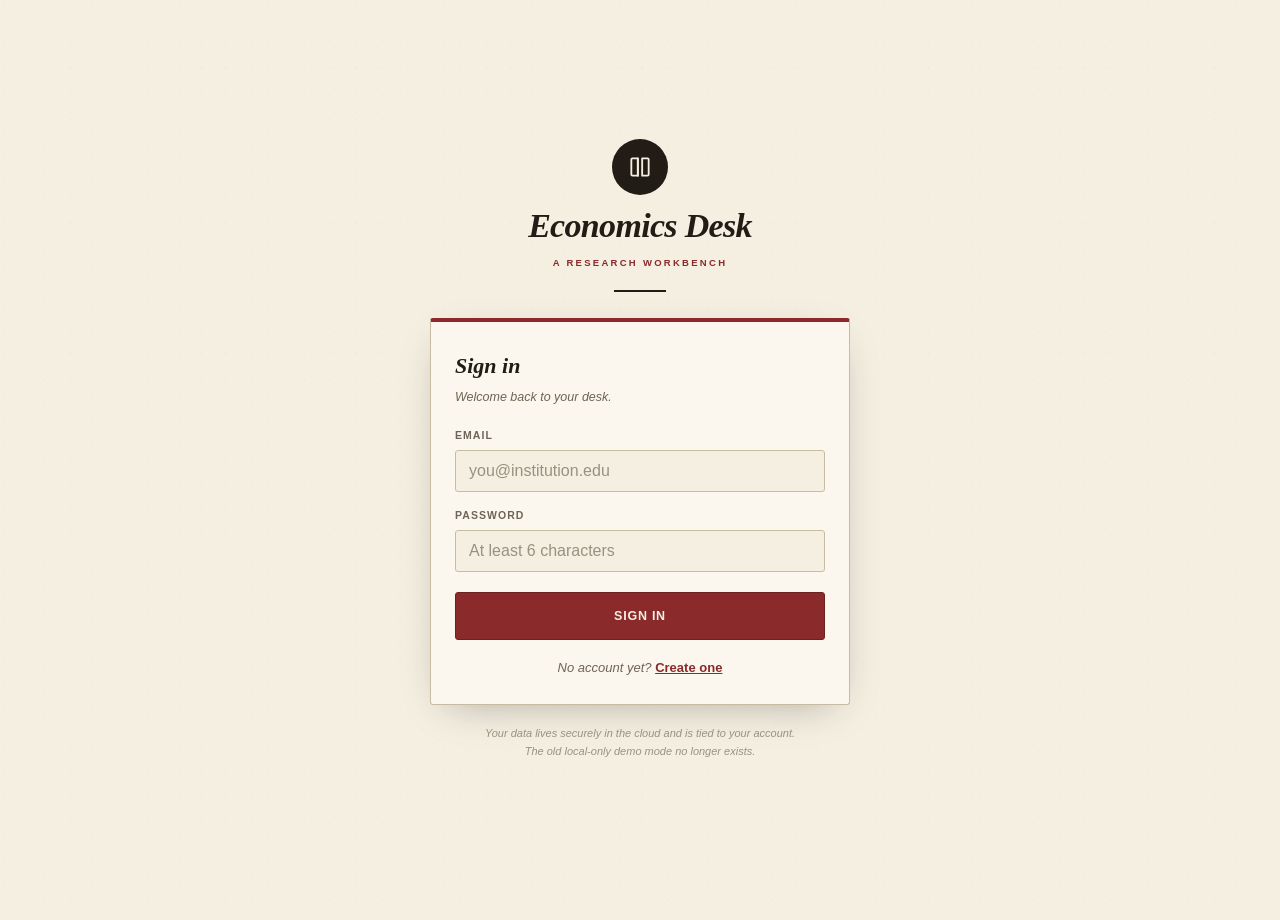
<file: economist.html>
<!DOCTYPE html>
<html lang="en">
<head>
<meta charset="UTF-8">
<meta name="viewport" content="width=device-width, initial-scale=1, viewport-fit=cover">
<meta name="theme-color" content="#F5EFE2">
<title>Economics Desk · A Research Workbench</title>
<style>
/* ============================================================
   ECONOMICS DESK — Editorial / academic-publishing skin.
   Cloud-only research workbench: cream stock, oxblood-forest-
   gold palette, serif display, hairline rules, book-spine nav.
   Zero external deps. Inline SVG only. Cloud data (Supabase).
   ============================================================ */
*{margin:0;padding:0;box-sizing:border-box;-webkit-tap-highlight-color:transparent}
:root{
  --paper:#F5EFE2;--paper-2:#EDE5D3;--card:#FBF7EE;--card-2:#F3ECDC;
  --ink:#211C15;--ink-2:#3B342A;--muted:#6E6455;--faint:#9A9080;
  --rule:#D9CFBB;--rule-2:#C7BBA2;
  --oxblood:#8A2A2A;--oxblood-2:#6E1F1F;--oxblood-bg:#F3E0DC;
  --forest:#3E5B3A;--forest-2:#2F4A2C;--forest-bg:#E6EDDF;
  --gold:#9A6B14;--gold-2:#7C540E;--gold-bg:#F3E7CC;
  --navy:#2C3E5A;--navy-bg:#E1E7EE;
  --serif:Georgia,"Times New Roman","Iowan Old Style",Cambria,serif;
  --sans:-apple-system,BlinkMacSystemFont,"Segoe UI",Helvetica,Arial,sans-serif;
  --r:3px;
}
html{-webkit-text-size-adjust:100%}
body{font-family:var(--sans);background:var(--paper);color:var(--ink);font-size:15px;line-height:1.6;
  padding-bottom:calc(env(safe-area-inset-bottom) + 20px);
  background-image:radial-gradient(circle at 20% 10%,rgba(0,0,0,.015) 1px,transparent 1px),radial-gradient(circle at 70% 60%,rgba(0,0,0,.015) 1px,transparent 1px);
  background-size:22px 22px,26px 26px}
::selection{background:var(--oxblood);color:var(--paper)}

/* ---- Buttons ---- */
.btn{display:inline-flex;align-items:center;justify-content:center;gap:7px;border:1px solid var(--rule-2);
  border-radius:var(--r);cursor:pointer;font-family:var(--sans);font-size:12px;font-weight:600;
  letter-spacing:.06em;text-transform:uppercase;min-height:44px;padding:0 15px;background:var(--card);
  color:var(--ink);transition:all .16s ease;text-decoration:none;white-space:nowrap}
.btn:hover{border-color:var(--ink);background:var(--card-2)}
.btn:active{transform:translateY(1px)}
.btn:focus-visible{outline:2px solid var(--oxblood);outline-offset:2px}
.btn:disabled{opacity:.55;cursor:default;transform:none}
.btn svg{opacity:.85;flex:none}
.btn-primary{background:var(--oxblood);color:var(--paper);border-color:var(--oxblood-2)}
.btn-primary:hover{background:var(--oxblood-2);border-color:var(--oxblood-2)}
.btn-secondary{background:var(--card);color:var(--ink-2)}
.btn-ghost{background:var(--paper-2);color:var(--ink-2);border-color:var(--rule)}
.btn-ghost:hover{background:var(--card-2)}
.btn-danger{background:var(--oxblood-bg);color:var(--oxblood-2);border-color:#E0BBB5}
.btn-danger:hover{background:#EFD3CD;border-color:var(--oxblood)}
.btn-sm{min-height:40px;padding:0 12px;font-size:10.5px}
.btn-block{width:100%;min-height:48px;font-size:12.5px}
.btn-icon{min-width:40px;min-height:40px;padding:0 8px;background:transparent;border:1px solid var(--rule);color:var(--faint)}
.btn-icon:hover{color:var(--ink);border-color:var(--rule-2);background:var(--card)}
.btn-icon.del:hover{color:var(--oxblood);border-color:#E0BBB5;background:var(--oxblood-bg)}

/* ---- Sign-in view ---- */
#authView{display:none;min-height:100vh;align-items:center;justify-content:center;
  padding:calc(env(safe-area-inset-top,0) + 30px) 20px calc(env(safe-area-inset-bottom,0) + 30px)}
#authView.on{display:flex}
.auth-shell{width:100%;max-width:420px}
.auth-brand{text-align:center;margin-bottom:26px}
.auth-brand .badge{width:56px;height:56px;border-radius:50%;background:var(--ink);color:var(--paper);
  display:inline-flex;align-items:center;justify-content:center;margin-bottom:14px}
.auth-brand h1{font-family:var(--serif);font-size:34px;font-weight:700;font-style:italic;letter-spacing:-.02em;line-height:1}
.auth-brand .tag{font-family:var(--sans);font-size:9.5px;font-weight:700;color:var(--oxblood);
  letter-spacing:.24em;text-transform:uppercase;margin-top:9px}
.auth-brand .rule{width:52px;height:2px;background:var(--ink);margin:16px auto 0}
.auth-panel{background:var(--card);border:1px solid var(--rule-2);border-top:4px solid var(--oxblood);
  border-radius:var(--r);padding:26px 24px;box-shadow:0 12px 40px -18px rgba(33,28,21,.4)}
.auth-panel h2{font-family:var(--serif);font-size:22px;font-weight:700;font-style:italic;margin-bottom:4px}
.auth-panel .lede{font-size:12.5px;color:var(--muted);margin-bottom:20px;font-style:italic}
.auth-fields{display:flex;flex-direction:column;gap:15px}
.auth-msg{display:none;font-size:13px;line-height:1.5;margin-top:16px;padding:11px 14px;
  border-radius:var(--r);font-style:italic}
.auth-msg.error{display:block;background:var(--oxblood-bg);color:var(--oxblood-2);border:1px solid #E0BBB5}
.auth-msg.notice{display:block;background:var(--gold-bg);color:#6E4C0E;border:1px solid #E0CE9E}
.auth-toggle{margin-top:18px;font-size:13px;color:var(--muted);text-align:center;font-style:italic}
.auth-toggle a{color:var(--oxblood);font-weight:600;cursor:pointer;text-decoration:underline;font-style:normal}
.auth-foot{text-align:center;font-size:11px;color:var(--faint);margin-top:20px;line-height:1.6;font-style:italic}

/* ---- App view ---- */
#appView{display:none}
#appView.on{display:block}
header{background:var(--paper);border-bottom:3px double var(--ink);position:sticky;top:0;z-index:30}
.hd{max-width:1160px;margin:0 auto;padding:14px 26px calc(12px + env(safe-area-inset-top,0));
  display:flex;align-items:center;gap:16px;flex-wrap:wrap}
.rule-top{max-width:1160px;margin:0 auto;padding:6px 26px 0;display:flex;justify-content:space-between;
  font-family:var(--sans);font-size:9px;font-weight:700;letter-spacing:.22em;text-transform:uppercase;color:var(--oxblood)}
.rule-top span:nth-child(2){color:var(--muted)}
.logo{display:flex;align-items:center;gap:13px;white-space:nowrap}
.logo .badge{width:42px;height:42px;border-radius:50%;background:var(--ink);color:var(--paper);
  display:flex;align-items:center;justify-content:center;flex:none}
.logo .name{display:flex;flex-direction:column;gap:1px}
.logo .name b{font-family:var(--serif);font-size:25px;font-weight:700;letter-spacing:-.02em;font-style:italic;line-height:1}
.logo .name .sub{font-family:var(--sans);font-size:8.5px;font-weight:700;color:var(--oxblood);
  letter-spacing:.22em;text-transform:uppercase}
.hd .date{font-family:var(--serif);color:var(--ink-2);font-size:14px;margin-left:auto;font-style:italic}

/* ---- Shell + top rail nav ---- */
.layout{max-width:1160px;margin:0 auto;display:grid;grid-template-columns:1fr;gap:0}
.rail{position:sticky;top:0;z-index:30;display:flex;flex-direction:row;align-items:center;gap:12px;
  padding:10px 18px;background:var(--card);border-bottom:2px solid var(--ink)}
.rail .shelf-lbl{font-family:var(--sans);font-size:9px;font-weight:700;letter-spacing:.22em;
  text-transform:uppercase;color:var(--faint);writing-mode:horizontal-tb;transform:none;flex:none}
.spines{flex:1;display:flex;flex-direction:row;align-items:stretch;gap:6px;overflow-x:auto;
  padding:2px 0;scrollbar-width:thin}
.spine{position:relative;flex:1 0 auto;min-width:86px;min-height:38px;border:1px solid var(--rule-2);
  border-bottom:3px solid var(--sp,var(--oxblood));border-radius:3px 3px 2px 2px;background:var(--card);
  cursor:pointer;display:flex;align-items:center;justify-content:center;transition:all .16s ease;
  box-shadow:1px 1px 0 var(--rule)}
.spine span{writing-mode:horizontal-tb;transform:none;font-family:var(--serif);font-size:12.5px;
  font-weight:600;letter-spacing:.04em;color:var(--ink-2);white-space:nowrap}
.spine:hover{background:var(--card-2);transform:translateY(-1px)}
.spine.active{background:var(--sp,var(--oxblood));box-shadow:2px 2px 0 var(--rule-2)}
.spine.active span{color:var(--paper)}
.account{margin-left:auto;margin-top:0;border-top:none;padding-top:0;display:flex;flex-direction:row;
  align-items:center;gap:8px;flex:none;position:relative}
.acct-btn{display:flex;align-items:center;gap:7px;min-height:40px;background:var(--card-2);
  border:1px solid var(--rule-2);border-radius:4px;padding:6px 11px;cursor:pointer;
  font-family:var(--serif);font-style:italic;font-size:12.5px;color:var(--ink-2);transition:all .15s ease}
.acct-btn:hover{background:var(--paper-2);border-color:var(--rule)}
.acct-btn svg{flex:none}
.acct-menu{position:absolute;right:0;top:calc(100% + 7px);min-width:200px;background:var(--card);
  border:1px solid var(--rule-2);border-radius:6px;box-shadow:0 10px 28px rgba(0,0,0,.16);
  padding:6px;display:none;z-index:60}
.acct-menu.open{display:block}
.acct-menu .m-item{display:flex;align-items:center;gap:9px;width:100%;padding:10px 12px;border:none;
  background:none;border-radius:4px;cursor:pointer;font-size:13px;font-weight:600;color:var(--ink-2);
  text-align:left;min-height:40px}
.acct-menu .m-item:hover{background:var(--paper-2)}
.acct-menu .m-item.danger{color:var(--oxblood)}
.account .who{display:flex;align-items:center;gap:8px;font-family:var(--serif);font-style:italic;font-size:12px;
  color:var(--ink-2);line-height:1.3}
.account .who svg{flex:none;color:var(--oxblood)}
.account .who span{overflow:hidden;text-overflow:ellipsis;white-space:nowrap;max-width:150px}
main{padding:22px 26px 40px;min-width:0}

/* ---- Page head ---- */
.page-head{display:flex;align-items:flex-end;gap:14px;margin-bottom:20px;flex-wrap:wrap;
  border-bottom:2px solid var(--ink);padding-bottom:12px}
.page-head .folio{font-family:var(--sans);font-size:9px;font-weight:700;letter-spacing:.16em;
  text-transform:uppercase;color:var(--faint);border:1px solid var(--rule-2);border-radius:2px;padding:3px 7px;flex:none}
.page-head h1{font-family:var(--serif);font-size:29px;font-weight:700;letter-spacing:-.01em;
  display:flex;align-items:center;gap:11px;color:var(--ink);line-height:1}
.page-head h1 svg{flex:none;color:var(--accent,var(--oxblood))}
.page-head .hint{font-size:11px;font-weight:600;color:var(--muted);letter-spacing:.08em;text-transform:uppercase;
  font-family:var(--sans);padding-bottom:4px}
.page-head .sp{flex:1}

/* ---- Cards ---- */
.card{background:var(--card);border:1px solid var(--rule);border-radius:var(--r);margin-bottom:24px;
  overflow:hidden;box-shadow:0 1px 0 var(--rule)}
.card-head{display:flex;align-items:center;gap:12px;padding:15px 20px 12px;border-bottom:1px solid var(--rule)}
.card-head .folio{font-family:var(--sans);font-size:9px;font-weight:700;letter-spacing:.16em;
  text-transform:uppercase;color:var(--faint);border:1px solid var(--rule-2);border-radius:2px;padding:3px 6px;flex:none}
.card-head h2{font-family:var(--serif);font-size:20px;font-weight:700;letter-spacing:-.01em;
  display:flex;align-items:center;gap:10px;color:var(--ink)}
.card-head h2 svg{flex:none;color:var(--accent,var(--oxblood))}
.card-head .hint{font-size:10.5px;font-weight:600;color:var(--muted);letter-spacing:.1em;text-transform:uppercase}
.card-head .sp{flex:1}
.card-body{padding:18px 20px}
.foot-note{font-family:var(--serif);font-style:italic;font-size:12px;color:var(--muted);
  padding:0 20px 14px;border-top:1px solid var(--rule);padding-top:11px;display:flex;gap:8px;align-items:baseline}
.foot-note .dag{color:var(--oxblood);font-weight:700;flex:none}

/* ---- Today focus ---- */
.focus-card{border-top:4px solid var(--oxblood)}
.focus-card .card-head h2{font-style:italic}
.focus-item{display:flex;align-items:center;gap:13px;padding:13px 4px;border-bottom:1px solid var(--rule);
  transition:background .14s ease;flex-wrap:wrap}
.focus-item:last-child{border-bottom:none}
.focus-item:hover{background:var(--card-2)}
.focus-item.overdue{background:var(--oxblood-bg);border-bottom-color:#E0BBB5;padding:13px 12px;
  border-radius:var(--r);border-left:3px solid var(--oxblood);margin-bottom:2px}
.focus-item .txt{flex:1;min-width:140px}
.focus-item .txt .t{font-family:var(--serif);font-weight:600;font-size:16px;word-break:break-word;color:var(--ink)}
.focus-item .txt .s{font-size:12px;color:var(--muted);margin-top:2px}
.focus-item.overdue .t{color:var(--oxblood-2)}
.focus-item .fops{display:flex;gap:6px;flex:none}

/* ---- Tags ---- */
.tag{display:inline-flex;align-items:center;font-family:var(--sans);font-size:9.5px;font-weight:700;
  border-radius:2px;padding:3px 8px;white-space:nowrap;flex:none;letter-spacing:.08em;text-transform:uppercase;
  line-height:1.4;border:1px solid transparent}
.tag-od{background:var(--oxblood);color:var(--paper)}
.tag-due{background:var(--gold);color:var(--paper)}
.tag-soon{background:var(--navy);color:var(--paper)}
.tag-p0{background:var(--oxblood);color:var(--paper)}.tag-p1{background:var(--gold);color:var(--paper)}
.tag-p2{background:var(--paper-2);color:var(--muted);border-color:var(--rule-2)}
.tag-st{background:var(--navy-bg);color:var(--navy);border-color:#C6D0DC}
.tag-ok{background:var(--forest-bg);color:var(--forest);border-color:#CBD8BF}
.tag-warn{background:var(--gold-bg);color:#6E4C0E;border-color:#E0CE9E}
.tag-bad{background:var(--oxblood-bg);color:var(--oxblood-2);border-color:#E0BBB5}
.tag-hi{background:var(--oxblood-bg);color:var(--oxblood-2);border-color:#E0BBB5}
.tag-md{background:var(--gold-bg);color:#6E4C0E;border-color:#E0CE9E}
.tag-lo{background:var(--paper-2);color:var(--muted);border-color:var(--rule-2)}
.tag-strand{background:var(--forest-bg);color:var(--forest-2);border-color:#CBD8BF}

/* ---- Overview ---- */
.ov-grid{display:grid;grid-template-columns:230px 1fr;gap:22px}
.ov-ring{display:flex;flex-direction:column;align-items:center;justify-content:center;gap:10px;
  background:var(--card-2);border:1px solid var(--rule-2);border-radius:var(--r);padding:20px}
.ov-ring .cap{font-family:var(--serif);font-size:15px;color:var(--ink);font-weight:600;font-style:italic}
.ov-ring .sub{font-size:12px;color:var(--muted)}
.ov-right{display:flex;flex-direction:column;gap:16px;min-width:0}
.ov-cards{display:grid;grid-template-columns:repeat(4,1fr);gap:0;border:1px solid var(--rule)}
.ov-lists{display:grid;grid-template-columns:1fr 1fr;gap:14px;margin-top:16px}
.ov-list{border:1px solid var(--rule);border-radius:8px;display:flex;flex-direction:column;min-height:120px}
.ov-list .ol-head{padding:9px 12px;border-bottom:1px solid var(--rule);font-family:var(--sans);font-size:10.5px;font-weight:700;letter-spacing:.16em;text-transform:uppercase;color:var(--muted);display:flex;align-items:center;gap:7px}
.ov-list .ol-body{overflow-y:auto;max-height:320px;padding:4px 6px}
.ov-item{display:flex;align-items:center;gap:9px;padding:8px 9px;border-bottom:1px solid var(--rule-2);font-size:13px}
.ov-item:last-child{border-bottom:none}
.ov-item .tag{flex:none;text-transform:capitalize}
.ov-item .t{flex:1;min-width:0;overflow:hidden;text-overflow:ellipsis;white-space:nowrap;color:var(--ink)}
.ov-item .s{flex:none;font-size:11.5px;color:var(--muted)}
.ov-item .d{flex:none;font-size:12px;color:var(--faint);font-weight:600}
.ov-item .d.od{color:var(--oxblood)}
.ov-item .d.today{color:#9A6B14}
.ov-jump{flex:none;display:inline-flex;align-items:center;justify-content:center;width:26px;height:26px;
  border:1px solid var(--rule-2);border-radius:4px;background:var(--card-2);cursor:pointer;
  color:var(--oxblood);transition:all .14s ease;padding:0}
.ov-jump:hover{background:var(--oxblood);color:var(--paper);border-color:var(--oxblood)}
.ov-jump svg{width:13px;height:13px}
@media(max-width:900px){.ov-lists{grid-template-columns:1fr}.ov-list .ol-body{max-height:220px}}
.ov-card{background:var(--card);padding:14px 14px;display:flex;flex-direction:column;gap:2px;
  border-right:1px solid var(--rule);transition:background .14s ease}
.ov-card:last-child{border-right:none}
.ov-card:hover{background:var(--card-2)}
.ov-card .n{font-family:var(--serif);font-size:27px;font-weight:700;line-height:1;letter-spacing:-.02em}
.ov-card .l{font-size:9.5px;color:var(--muted);font-weight:700;margin-top:4px;letter-spacing:.06em;text-transform:uppercase}
.bars{display:flex;flex-direction:column;gap:9px}
.bar-row{display:flex;align-items:center;gap:11px}
.bar-row .bl{font-size:10.5px;font-weight:700;letter-spacing:.05em;text-transform:uppercase;color:var(--muted);
  width:108px;flex:none;text-align:right}
.bar-row .bv{font-family:var(--serif);font-size:12px;color:var(--ink-2);width:40px;flex:none}
.bar-row svg{flex:1}

/* ---- Items ---- */
.item{display:flex;gap:14px;align-items:flex-start;padding:15px 0;border-bottom:1px solid var(--rule)}
.item:first-child{padding-top:2px}
.item:last-child{border-bottom:none;padding-bottom:2px}
.item .ibody{flex:1;min-width:0}
.item .row1{display:flex;align-items:center;gap:9px;flex-wrap:wrap}
.item .title{font-family:var(--serif);font-weight:600;font-size:16px;word-break:break-word;letter-spacing:-.01em}
.item .meta{font-size:12px;color:var(--muted);margin-top:5px;display:flex;gap:14px;flex-wrap:wrap;font-style:italic}
.item .meta span{border-bottom:1px solid var(--rule-2)}
.item .note{font-size:13px;color:var(--ink-2);background:var(--card-2);border-left:3px solid var(--rule-2);
  padding:9px 13px;margin-top:9px;word-break:break-word;line-height:1.6;font-style:italic}
.item .ops{display:flex;gap:6px;flex:none;flex-wrap:wrap;justify-content:flex-end;max-width:210px}
.item.od{border-left:3px solid var(--oxblood);padding-left:13px;margin-left:-2px;
  background:linear-gradient(90deg,var(--oxblood-bg),transparent 45%)}
.prog{margin-top:8px;display:flex;align-items:center;gap:9px}
.prog .pl{font-size:11px;color:var(--muted);font-style:italic;flex:none}
.empty{text-align:center;color:var(--muted);padding:44px 12px;font-size:14px;line-height:1.6;
  font-family:var(--serif);font-style:italic}
.empty svg{display:block;margin:0 auto 14px;opacity:.5;color:var(--accent,var(--oxblood))}

/* ---- Forms ---- */
input,select,textarea{font-family:var(--sans);font-size:16px;color:var(--ink);background:var(--paper);
  border:1px solid var(--rule-2);border-radius:var(--r);padding:11px 13px;width:100%;outline:none;transition:all .16s ease}
input::placeholder,textarea::placeholder{color:var(--faint)}
input:focus,select:focus,textarea:focus{border-color:var(--oxblood);box-shadow:0 0 0 3px rgba(138,42,42,.12)}
textarea{min-height:78px;resize:vertical;line-height:1.55}
.frm-grid{display:grid;grid-template-columns:1fr 1fr;gap:15px}
.fld{display:flex;flex-direction:column;gap:6px}
.fld.full{grid-column:1/-1}
.fld label{font-size:10.5px;color:var(--muted);font-weight:700;letter-spacing:.1em;text-transform:uppercase}

/* ---- Modal ---- */
.mask{position:fixed;inset:0;background:rgba(33,28,21,.5);display:none;align-items:flex-end;justify-content:center;z-index:100}
.mask.on{display:flex;animation:fade .18s ease}
@keyframes fade{from{opacity:0}to{opacity:1}}
.modal{background:var(--card);width:100%;max-width:560px;border:1px solid var(--rule-2);
  border-top:4px solid var(--oxblood);border-radius:var(--r) var(--r) 0 0;max-height:90vh;overflow:auto;
  padding:24px 22px calc(env(safe-area-inset-bottom) + 22px);box-shadow:0 -20px 60px -20px rgba(33,28,21,.4);
  animation:slideup .24s cubic-bezier(.22,1,.36,1)}
@keyframes slideup{from{transform:translateY(24px)}to{transform:translateY(0)}}
.modal h3{font-family:var(--serif);font-size:22px;font-weight:700;font-style:italic;margin-bottom:18px;
  display:flex;align-items:center;gap:10px;letter-spacing:-.01em}
.modal h3 svg{color:var(--oxblood)}
.modal-ft{display:flex;gap:12px;margin-top:20px}
.modal-ft .btn{flex:1;min-height:46px}
@media(min-width:640px){.mask{align-items:center;padding:20px}
  .modal{border-radius:var(--r);border-top:4px solid var(--oxblood)}}

/* ---- Spinner / loading ---- */
.spin{width:16px;height:16px;border:2px solid rgba(245,239,226,.4);border-top-color:var(--paper);
  border-radius:50%;animation:rot .7s linear infinite;flex:none;display:inline-block}
.spin.dark{border-color:rgba(33,28,21,.18);border-top-color:var(--oxblood);width:22px;height:22px}
@keyframes rot{to{transform:rotate(360deg)}}
.loading{display:flex;flex-direction:column;align-items:center;justify-content:center;gap:14px;
  padding:70px 20px;color:var(--muted);font-family:var(--serif);font-style:italic;font-size:14px}

/* ---- Toast ---- */
#toast{position:fixed;left:50%;bottom:calc(env(safe-area-inset-bottom) + 30px);
  transform:translateX(-50%) translateY(20px);background:var(--ink);color:var(--paper);padding:12px 22px;
  border-radius:var(--r);font-family:var(--serif);font-size:14px;font-style:italic;opacity:0;pointer-events:none;
  transition:opacity .25s ease,transform .25s ease;z-index:200;max-width:90vw;text-align:center;
  box-shadow:0 10px 30px -8px rgba(33,28,21,.5)}
#toast.on{opacity:1;transform:translateX(-50%) translateY(0)}
#toast.err{background:var(--oxblood-2)}
footer{text-align:center;color:var(--muted);font-family:var(--serif);font-style:italic;font-size:13px;
  padding:16px 26px;letter-spacing:.01em;border-top:1px solid var(--rule);margin-top:8px}

@media(max-width:900px){
  .layout{grid-template-columns:1fr}
  .rail{position:static;height:auto;width:100%;padding:12px 18px 0;flex-direction:column}
  .rail .shelf-lbl{display:none}
  .spines{flex-direction:row;overflow-x:auto;gap:8px;flex:none;
    padding-bottom:4px;-webkit-overflow-scrolling:touch}
  .spine{min-height:44px;flex:1 0 auto;min-width:98px;border-left:1px solid var(--rule-2);
    border-top:4px solid var(--sp,var(--oxblood));border-radius:4px 4px 2px 2px}
  .spine span{writing-mode:horizontal-tb;transform:none;font-size:12px}
  .account{flex-direction:row;align-items:center;flex-wrap:wrap;border-top:1px solid var(--rule);margin-top:10px}
  .account .who{flex:1;min-width:140px}
  main{padding:16px 18px 30px}
  .ov-grid{grid-template-columns:1fr}
  .frm-grid{grid-template-columns:1fr}
  .hd .date{display:none}
  .card-body{padding:15px 16px}
  .card-head{padding:14px 16px 11px}
  .ov-cards{grid-template-columns:repeat(2,1fr)}
  .ov-card:nth-child(2n){border-right:none}
  .ov-card:nth-child(-n+2){border-bottom:1px solid var(--rule)}
  .item .ops{max-width:none}
  .page-head h1{font-size:24px}
}
@media(max-width:400px){
  .ov-cards{grid-template-columns:1fr}
  .ov-card{border-right:none;border-bottom:1px solid var(--rule)}
  .ov-card:last-child{border-bottom:none}
  .bar-row .bl{width:82px;font-size:9.5px}
}

/* ---- Library (Obsidian literature notes) ---- */
.lib-search{max-width:240px;width:240px;flex:none}
.lib-wrap{display:grid;grid-template-columns:320px 1fr;gap:0;border:1px solid var(--rule);
  border-radius:var(--r);background:var(--card);overflow:hidden;min-height:62vh;box-shadow:0 1px 0 var(--rule)}
.lib-list{border-right:1px solid var(--rule);max-height:calc(100vh - 210px);overflow:auto;background:var(--card-2)}
.lib-file{display:block;width:100%;text-align:left;background:none;border:none;border-bottom:1px solid var(--rule);
  padding:11px 14px;cursor:pointer;min-height:44px;transition:background .14s ease;font-family:var(--sans)}
.lib-file:hover{background:var(--card)}
.lib-file.active{background:var(--card);border-left:3px solid var(--forest-2);padding-left:11px}
.lib-file .fn{display:block;font-family:var(--serif);font-size:14px;color:var(--ink);word-break:break-word;line-height:1.35}
.lib-file .fmeta{font-size:10.5px;color:var(--faint);margin-top:4px;display:flex;gap:10px;flex-wrap:wrap;font-style:italic}
.lib-chip{display:inline-block;font-family:var(--sans);font-size:8.5px;font-weight:700;letter-spacing:.08em;
  text-transform:uppercase;background:var(--forest-bg);color:var(--forest-2);border:1px solid #CBD8BF;
  border-radius:2px;padding:1px 5px;margin-bottom:4px}
.lib-reader{padding:22px 26px;overflow:auto;max-height:calc(100vh - 210px);min-width:0}
.lib-reader .back{display:none}
.lib-ph{color:var(--muted);font-family:var(--serif);font-style:italic;padding:52px 20px;text-align:center;line-height:1.6}
.lib-meta{border-bottom:2px solid var(--ink);padding-bottom:16px;margin-bottom:18px}
.lib-meta h2{font-family:var(--serif);font-size:26px;font-weight:700;letter-spacing:-.01em;line-height:1.2;color:var(--ink)}
.lib-meta .byline{font-family:var(--serif);font-style:italic;font-size:15px;color:var(--ink-2);margin-top:8px}
.lib-meta .jrow{font-size:12px;color:var(--muted);margin-top:6px;font-style:italic}
.lib-meta .tags{display:flex;gap:6px;flex-wrap:wrap;margin-top:12px}
.lib-meta .cite{font-family:ui-monospace,Menlo,Consolas,monospace;font-size:11.5px;color:var(--gold-2);
  background:var(--gold-bg);border:1px solid #E0CE9E;border-radius:2px;padding:2px 7px;display:inline-block;margin-top:12px}
.md-body{font-family:var(--serif);font-size:15px;line-height:1.7;color:var(--ink-2)}
.md-body p{margin:0 0 13px}
.md-body h1,.md-body h2,.md-body h3{font-family:var(--serif);color:var(--ink);margin:20px 0 9px;line-height:1.25}
.md-body .md-h1{font-size:22px}.md-body .md-h2{font-size:19px}.md-body .md-h3{font-size:16px}
.md-body ul,.md-body ol{margin:0 0 13px 22px}
.md-body li{margin:3px 0}
.md-body blockquote{border-left:3px solid var(--rule-2);background:var(--card-2);padding:8px 14px;margin:0 0 13px;
  font-style:italic;color:var(--muted)}
.md-body pre{background:#211C15;color:#EDE5D3;padding:13px 15px;border-radius:var(--r);overflow:auto;margin:0 0 13px}
.md-body pre code{font-family:ui-monospace,Menlo,Consolas,monospace;font-size:12.5px;background:none;color:inherit;padding:0;border:none}
.md-body code{font-family:ui-monospace,Menlo,Consolas,monospace;font-size:12.5px;background:var(--paper-2);
  border:1px solid var(--rule);border-radius:2px;padding:1px 5px}
.md-body hr{border:none;border-top:1px solid var(--rule-2);margin:18px 0}
.md-body a,.lib-lnk{color:var(--oxblood);text-decoration:underline;word-break:break-word}
@media(max-width:900px){
  .lib-wrap{grid-template-columns:1fr;min-height:0}
  .lib-list{max-height:none;border-right:none}
  .lib-reader{max-height:none;display:none;padding:18px 16px}
  .lib-wrap.reading .lib-list{display:none}
  .lib-wrap.reading .lib-reader{display:block}
  .lib-reader .back{display:inline-flex;margin-bottom:14px}
  .lib-search{max-width:none;width:100%;flex:1 1 100%;order:5}
}
/* ---- Library reading-status layer (eco_literature) ---- */
.lib-chips{display:flex;gap:6px;flex-wrap:wrap;margin:-6px 0 16px}
.lib-cf{font-family:var(--sans);font-size:10px;font-weight:700;letter-spacing:.08em;text-transform:uppercase;
  border:1px solid var(--rule-2);border-radius:2px;padding:0 13px;min-height:40px;background:var(--card);
  color:var(--muted);cursor:pointer;transition:all .14s ease}
.lib-cf:hover{border-color:var(--ink);color:var(--ink)}
.lib-cf.active{background:var(--forest-2);color:var(--paper);border-color:var(--forest-2)}
.lib-badges{display:flex;align-items:center;gap:6px;margin-top:6px;flex-wrap:wrap}
.lib-sb{font-family:var(--sans);font-size:8.5px;font-weight:700;letter-spacing:.07em;text-transform:uppercase;
  border-radius:2px;padding:1px 6px;border:1px solid transparent;line-height:1.5}
.lib-sb.st-toread{background:var(--paper-2);color:var(--muted);border-color:var(--rule-2)}
.lib-sb.st-reading{background:var(--navy-bg);color:var(--navy);border-color:#C6D0DC}
.lib-sb.st-read{background:var(--forest-bg);color:var(--forest-2);border-color:#CBD8BF}
.lib-dot{width:9px;height:9px;border-radius:50%;flex:none;display:inline-block}
.lib-dot.imp-hi{background:var(--gold)}
.lib-dot.imp-md{background:#D69A2E}
.lib-dot.imp-lo{background:var(--faint)}
.lib-status{background:var(--card-2);border:1px solid var(--rule-2);border-radius:var(--r);padding:14px 16px;margin-bottom:18px}
.lib-status h3{font-family:var(--sans);font-size:10px;font-weight:700;letter-spacing:.14em;text-transform:uppercase;
  color:var(--muted);margin-bottom:12px}
.lib-status .sgrid{display:grid;grid-template-columns:1fr 1fr;gap:12px}
.lib-status .sfld{display:flex;flex-direction:column;gap:5px}
.lib-status .sfld.sfull{grid-column:1/-1}
.lib-status .sfld label{font-size:9.5px;font-weight:700;letter-spacing:.1em;text-transform:uppercase;color:var(--faint)}
.lib-status .srow{display:flex;gap:10px;align-items:center;margin-top:12px}
@media(max-width:480px){.lib-status .sgrid{grid-template-columns:1fr}}
/* ---- Obsidian renderer (markdown-it) styles ---- */
.md-body .callout{border-left:4px solid var(--oxblood);background:var(--oxblood-bg);border-radius:8px;padding:12px 14px;margin:14px 0}
.md-body .callout-title{display:flex;gap:8px;align-items:center;font-weight:700;margin-bottom:6px;color:var(--oxblood);font-family:var(--serif)}
.md-body .callout-title-icon{display:flex;flex:none}
.md-body .callout-title-icon svg{width:16px;height:16px}
.md-body .callout-content>:first-child{margin-top:0}
.md-body .callout-content>:last-child{margin-bottom:0}
.md-body table{border-collapse:collapse;margin:14px 0;width:100%;font-size:13.5px}
.md-body th,.md-body td{border:1px solid var(--rule);padding:6px 10px;text-align:left;vertical-align:top}
.md-body th{background:var(--paper-2);font-weight:700}
.md-body .task-list-item{list-style:none;margin-left:-20px}
.md-body .task-list-item input{margin-right:8px;transform:translateY(1px)}
.md-body .wl-link{color:var(--forest);text-decoration:none;border-bottom:1px dashed var(--forest);cursor:pointer;font-weight:500}
.md-body .wl-link:hover{border-bottom-style:solid;background:var(--forest-bg)}
.md-body blockquote{border-left:3px solid var(--gold);margin:12px 0;padding:2px 14px;color:var(--muted)}
.md-body pre{background:var(--ink);color:var(--paper);border-radius:8px;padding:12px 14px;overflow:auto;font-size:12.5px;line-height:1.5}
.md-body code{background:var(--paper-2);border-radius:4px;padding:1px 5px;font-size:12.5px}
.md-body pre code{background:none;padding:0;font-size:12.5px}
.md-body mark{background:var(--gold-bg);border-bottom:2px solid var(--gold);padding:0 2px;border-radius:2px}
.md-body h1,.md-body h2,.md-body h3{margin:20px 0 8px;line-height:1.3}
.md-body h1{font-size:22px}.md-body h2{font-size:18px}.md-body h3{font-size:15.5px}
.md-body hr{border:none;border-top:1px solid var(--rule);margin:18px 0}
.md-body img{max-width:100%;border-radius:6px}
.md-body a{color:var(--forest)}
/* ---- JOE job market ---- */
.joe-sel{height:36px;border:1px solid var(--rule-2);border-radius:4px;background:var(--card);color:var(--ink);font-size:13px;padding:0 8px;cursor:pointer}
.joe-stats{display:grid;grid-template-columns:repeat(4,1fr);gap:0;border:1px solid var(--rule);margin:14px 0 6px}
.joe-stats .js-card{padding:12px 10px;border-right:1px solid var(--rule);text-align:center;background:var(--card)}
.joe-stats .js-card:last-child{border-right:none}
.js-card .n{font-family:var(--serif);font-size:24px;font-weight:700;display:block;color:var(--ink)}
.js-card .l{font-size:10px;letter-spacing:.14em;text-transform:uppercase;color:var(--muted)}
.joe-count{font-size:12px;color:var(--muted);margin:8px 2px 10px}
.joe-list{display:flex;flex-direction:column;gap:8px}
.joe-item{border:1px solid var(--rule-2);border-radius:8px;background:var(--card);padding:12px 14px;display:flex;gap:14px;align-items:center;cursor:pointer;transition:all .14s ease}
.joe-item:hover{border-color:var(--rule);background:var(--card-2)}
.joe-item.open{border-color:var(--navy)}
.joe-main{flex:1;min-width:0}
.joe-in{font-family:var(--serif);font-style:italic;font-size:13px;color:var(--navy)}
.joe-title{font-size:15px;font-weight:600;margin:2px 0 6px}
.joe-tags{display:flex;flex-wrap:wrap;gap:6px;align-items:center}
.joe-loc{font-size:12px;color:var(--muted)}
.joe-side{display:flex;flex-direction:column;align-items:flex-end;gap:4px;flex:none}
.joe-fit{font-size:11.5px;font-weight:700;padding:2px 8px;border-radius:999px}
.fit-hi{background:var(--forest-bg);color:var(--forest)}
.fit-mid{background:var(--gold-bg);color:#9A6B14}
.fit-lo{background:var(--paper-2);color:var(--faint)}
.joe-diff{font-size:11px;color:var(--muted)}
.joe-deadline{font-size:12px;color:var(--faint);font-weight:600}
.joe-deadline.od{color:var(--oxblood)}
.joe-deadline.today{color:#9A6B14}
.joe-detail{border:1px solid var(--rule-2);border-top:none;border-radius:0 0 8px 8px;padding:14px 16px;background:var(--paper-2);margin-top:-8px;margin-bottom:8px}
.jd-sec{margin-bottom:12px}
.jd-sec:last-child{margin-bottom:0}
.jd-sec h4{font-family:var(--sans);font-size:10px;letter-spacing:.16em;text-transform:uppercase;color:var(--muted);margin-bottom:5px}
.jd-sec p{font-size:13px;line-height:1.6;white-space:pre-wrap;color:var(--ink-2)}
@media(max-width:900px){.joe-stats{grid-template-columns:repeat(2,1fr)}.joe-stats .js-card:nth-child(2n){border-right:none}.joe-item{flex-direction:column;align-items:flex-start}.joe-side{flex-direction:row;align-items:center;flex-wrap:wrap}}
/* ---- Projects (vault/projects + eco_projects status) ---- */
.lib-file .ptags{font-size:10px;color:var(--faint);margin-top:5px;display:flex;gap:5px;flex-wrap:wrap;font-style:italic}
.proj-chip{display:inline-flex;align-items:center;gap:4px;font-family:var(--sans);font-size:9px;font-weight:700;
  letter-spacing:.06em;text-transform:uppercase;background:var(--gold-bg);color:var(--gold-2);border:1px solid #E0CE9E;
  border-radius:2px;padding:2px 6px;line-height:1.4;white-space:nowrap;vertical-align:middle}
.proj-chip svg{flex:none;opacity:.8}
.proj-rel{background:var(--card-2);border:1px solid var(--rule-2);border-radius:var(--r);padding:14px 16px;margin-bottom:18px}
.proj-rel>h3{font-family:var(--sans);font-size:10px;font-weight:700;letter-spacing:.14em;text-transform:uppercase;
  color:var(--muted);margin-bottom:12px}
.proj-grp{margin-bottom:14px}
.proj-grp:last-child{margin-bottom:0}
.proj-grp .gh{font-family:var(--serif);font-style:italic;font-size:14px;color:var(--ink-2);margin-bottom:7px;
  display:flex;align-items:center;gap:8px}
.proj-grp .gh .gc{font-family:var(--sans);font-style:normal;font-size:9px;font-weight:700;color:var(--faint);
  border:1px solid var(--rule-2);border-radius:2px;padding:1px 6px}
.proj-rrow{display:flex;align-items:center;gap:9px;padding:9px 11px;border:1px solid var(--rule);border-radius:var(--r);
  background:var(--card);margin-bottom:6px;text-decoration:none;color:inherit;transition:background .14s ease;min-height:42px}
.proj-rrow:last-child{margin-bottom:0}
.proj-rrow:hover{background:var(--card-2)}
.proj-rrow .rt{flex:1;min-width:0;font-family:var(--serif);font-size:14px;color:var(--ink);
  overflow:hidden;text-overflow:ellipsis;white-space:nowrap}
</style>
</head>
<body>

<!-- ============ SIGN-IN VIEW ============ -->
<div id="authView">
  <div class="auth-shell">
    <div class="auth-brand">
      <span class="badge"><svg viewBox="0 0 24 24" width="26" height="26" fill="none" stroke="currentColor" stroke-width="1.7" stroke-linecap="round" stroke-linejoin="round"><path d="M4 19V5a1 1 0 011-1h5v16H5a1 1 0 01-1-1z"/><path d="M14 4h5a1 1 0 011 1v14a1 1 0 01-1 1h-5z"/><path d="M10 4v16"/></svg></span>
      <h1>Economics Desk</h1>
      <div class="tag">A Research Workbench</div>
      <div class="rule"></div>
    </div>
    <div class="auth-panel">
      <h2 id="authHeading">Sign in</h2>
      <div class="lede" id="authLede">Welcome back to your desk.</div>
      <div class="auth-fields">
        <div class="fld full"><label>Email</label>
          <input id="authEmail" type="email" autocomplete="email" placeholder="you@institution.edu" onkeydown="if(event.key==='Enter')authSubmit()"></div>
        <div class="fld full"><label>Password</label>
          <input id="authPass" type="password" autocomplete="current-password" placeholder="At least 6 characters" onkeydown="if(event.key==='Enter')authSubmit()"></div>
      </div>
      <div class="auth-msg" id="authMsg"></div>
      <button class="btn btn-primary btn-block" id="authBtn" onclick="authSubmit()" style="margin-top:20px">Sign in</button>
      <div class="auth-toggle" id="authToggle"></div>
    </div>
    <div class="auth-foot">Your data lives securely in the cloud and is tied to your account.<br>The old local-only demo mode no longer exists.</div>
  </div>
</div>

<!-- ============ APP VIEW ============ -->
<div id="appView">
  <header>
    <div class="rule-top"><span id="volLabel">Vol. I</span><span>Established for rigorous inquiry</span><span>Cloud workbench</span></div>
    <div class="hd">
      <div class="logo">
        <span class="badge"><svg viewBox="0 0 24 24" width="19" height="19" fill="none" stroke="currentColor" stroke-width="1.7" stroke-linecap="round" stroke-linejoin="round"><path d="M4 19V5a1 1 0 011-1h5v16H5a1 1 0 01-1-1z"/><path d="M14 4h5a1 1 0 011 1v14a1 1 0 01-1 1h-5z"/><path d="M10 4v16"/></svg></span>
        <span class="name"><b>Economics Desk</b><span class="sub">A Research Workbench</span></span>
      </div>
      <span class="date" id="todayLabel"></span>
    </div>
  </header>

  <nav class="rail">
    <span class="shelf-lbl">The Shelf</span>
    <div class="spines" id="spines"></div>
    <div class="account">
      <button class="acct-btn" onclick="toggleAcctMenu(event)" title="Account">
        <svg viewBox="0 0 24 24" width="15" height="15" fill="none" stroke="currentColor" stroke-width="2" stroke-linecap="round" stroke-linejoin="round"><circle cx="12" cy="8" r="4"/><path d="M4 21c0-4 4-6 8-6s8 2 8 6"/></svg>
        <span id="acctEmail"></span>
        <svg viewBox="0 0 24 24" width="13" height="13" fill="none" stroke="currentColor" stroke-width="2" stroke-linecap="round" stroke-linejoin="round"><path d="M6 9l6 6 6-6"/></svg>
      </button>
      <div class="acct-menu" id="acctMenu">
        <button class="m-item" onclick="acctAction('export')">
          <svg viewBox="0 0 24 24" width="14" height="14" fill="none" stroke="currentColor" stroke-width="2" stroke-linecap="round" stroke-linejoin="round"><path d="M12 3v12m0 0l-4-4m4 4l4-4"/><path d="M4 21h16"/></svg>Export backup</button>
        <button class="m-item danger" onclick="acctAction('signout')">
          <svg viewBox="0 0 24 24" width="14" height="14" fill="none" stroke="currentColor" stroke-width="2" stroke-linecap="round" stroke-linejoin="round"><path d="M9 21H5a2 2 0 01-2-2V5a2 2 0 012-2h4"/><path d="M14 17l5-5-5-5"/><path d="M19 12H7"/></svg>Sign out</button>
      </div>
    </div>
  </nav>

  <div class="layout">
    <main id="page"></main>
  </div>

  <footer>Economics Desk · Cloud research workbench · Data synced to your account</footer>
</div>

<!-- Record modal -->
<div class="mask" id="mask" onclick="if(event.target===this)closeForm()">
  <div class="modal">
    <h3 id="modalTitle"></h3>
    <div class="frm-grid" id="modalForm"></div>
    <div class="modal-ft">
      <button class="btn btn-ghost" onclick="closeForm()">Cancel</button>
      <button class="btn btn-primary" id="modalSave" onclick="submitForm()">Save</button>
    </div>
  </div>
</div>

<div id="toast"></div>

<script src="renderer.bundle.js"></script>
<script>
(function(){
'use strict';

/* ============ Config ============ */
var SUPA_URL='https://cklcfpodnrhktkhrqgkd.supabase.co';
var SUPA_ANON='eyJhbGciOiJIUzI1NiIsInR5cCI6IkpXVCJ9.eyJpc3MiOiJzdXBhYmFzZSIsInJlZiI6ImNrbGNmcG9kbnJoa3RraHJxZ2tkIiwicm9sZSI6ImFub24iLCJpYXQiOjE3ODU5MzQxNTEsImV4cCI6MjEwMTUxMDE1MX0.UHzUK1b6jxnovS1Gqoj8GNdRjGu1yXAoSKX5U1kRuXs';
var AUTH_KEY='wb_eco_auth';
var TABLE={questions:'eco_questions',literature:'eco_literature',data:'eco_data',analysis:'eco_analysis',writing:'eco_writing',submissions:'eco_submissions'};
var MODS=['questions','literature','data','analysis','writing','submissions'];
/* Projects: content = Storage notes (vault/projects); status layer = eco_projects */
var PROJ_TABLE='eco_projects';
var PROJ_STAGES=['Idea','Active','Revision','R&R','Published','Archived'];
var PROJ_STAGE_TAG={'Idea':'tag-lo','Active':'tag-ok','Revision':'tag-p0','R&R':'tag-warn','Published':'tag-strand','Archived':'tag-lo'};
/* related-work aggregation: display title key, page href, and group label per module table */
var REL_TITLE={questions:'title',literature:'file_name',data:'name',analysis:'name',writing:'section',submissions:'journal'};
var REL_HREF={questions:'#/questions',literature:'#/library',data:'#/data',analysis:'#/analysis',writing:'#/writing',submissions:'#/submissions'};
var REL_LABEL={questions:'Questions',literature:'Library',data:'Data',analysis:'Analysis',writing:'Writing',submissions:'Submissions'};

/* ---- Stage vocabularies ---- */
var Q_STATUS=['Open','Developing','Answered'];
var LIT_STATUS=['To Read','Reading','Read'];
var IMP=['High','Medium','Low'];
var PRI=['P0','P1','P2'];
var DATA_STATUS=['Raw','Cleaning','Clean','Documented'];
var ANA_STATUS=['Planned','Running','Robust','Failed'];
var WRI_STATUS=['Outline','Drafting','Revising','Final'];
var SUB_STATUS=['Preparing','Submitted','Under Review','R&R','Accepted','Rejected'];

/* advance chains (terminal/failure states omitted from the tail) */
var ADV={
  questions:['Open','Developing','Answered'],
  literature:['To Read','Reading','Read'],
  data:['Raw','Cleaning','Clean','Documented'],
  analysis:['Planned','Running','Robust'],
  writing:['Outline','Drafting','Revising','Final'],
  submissions:['Preparing','Submitted','Under Review','R&R','Accepted']
};
/* deadline-bearing modules that feed the docket, with their "done" states */
var DOCKET={
  data:{key:'name',doneStates:['Documented']},
  analysis:{key:'name',doneStates:['Robust','Failed']},
  writing:{key:'section',doneStates:['Final']},
  submissions:{key:'journal',doneStates:['Accepted','Rejected']}
};
var MOD_NAME={questions:'Question',literature:'Reference',data:'Dataset',analysis:'Specification',writing:'Section',submissions:'Submission'};

/* status pill class map */
var STATUS_TAG={
  'Open':'tag-lo','Developing':'tag-st','Answered':'tag-ok',
  'To Read':'tag-lo','Reading':'tag-st','Read':'tag-ok',
  'Raw':'tag-lo','Cleaning':'tag-st','Clean':'tag-warn','Documented':'tag-ok',
  'Planned':'tag-lo','Running':'tag-st','Robust':'tag-ok','Failed':'tag-bad',
  'Outline':'tag-lo','Drafting':'tag-st','Revising':'tag-warn','Final':'tag-ok',
  'Preparing':'tag-lo','Submitted':'tag-st','Under Review':'tag-warn','R&R':'tag-warn','Accepted':'tag-ok','Rejected':'tag-bad'
};

/* page icon paths (inline SVG) */
var ICON={
  dashboard:'<circle cx="12" cy="12" r="9"/><path d="M12 7v5l3 3"/>',
  questions:'<circle cx="12" cy="12" r="9"/><path d="M9.1 9a3 3 0 015.8 1c0 2-3 3-3 3"/><path d="M12 17h.01"/>',
  data:'<ellipse cx="12" cy="5" rx="8" ry="3"/><path d="M4 5v6c0 1.7 3.6 3 8 3s8-1.3 8-3V5"/><path d="M4 11v6c0 1.7 3.6 3 8 3s8-1.3 8-3v-6"/>',
  analysis:'<path d="M4 20V10M10 20V4M16 20v-7M20 20H2"/>',
  writing:'<path d="M12 20h9"/><path d="M16.5 3.5a2.1 2.1 0 013 3L7 19l-4 1 1-4z"/>',
  submissions:'<path d="M3 5h18v14H3z"/><path d="M3 7l9 6 9-6"/>',
  library:'<path d="m16 6 4 14"/><path d="M12 6v14"/><path d="M8 8v12"/><path d="M4 4v16"/>',
  projects:'<rect x="3" y="7" width="18" height="13" rx="2"/><path d="M8 7V5a2 2 0 012-2h4a2 2 0 012 2v2"/><path d="M3 12h18"/>',
  jobs:'<path d="M14 2H6a2 2 0 00-2 2v16a2 2 0 002 2h12a2 2 0 002-2V8z"/><path d="M14 2v6h6"/><path d="M8 13h8M8 17h5"/>'
};
var PAGES=[
  {id:'dashboard',label:'Dashboard',color:'var(--ink)',folio:'§ 00',accent:'var(--oxblood)'},
  {id:'questions',label:'Questions',color:'var(--oxblood)',folio:'§ 01',accent:'var(--oxblood)',hint:'Question bank & hypotheses',addLabel:'+ Question'},
  {id:'library',label:'Library',color:'var(--forest-2)',folio:'§ 02',accent:'var(--forest-2)',hint:'Notes · reading status'},
  {id:'projects',label:'Projects',color:'var(--gold-2)',folio:'§ 03',accent:'var(--gold-2)',hint:'vault/projects · status'},
  {id:'data',label:'Data',color:'var(--navy)',folio:'§ 04',accent:'var(--navy)',hint:'Datasets & variables',addLabel:'+ Dataset'},
  {id:'analysis',label:'Analysis',color:'var(--gold)',folio:'§ 05',accent:'var(--gold)',hint:'Specifications & results',addLabel:'+ Specification'},
  {id:'writing',label:'Writing',color:'var(--oxblood-2)',folio:'§ 06',accent:'var(--oxblood-2)',hint:'Sections & draft progress',addLabel:'+ Section'},
  {id:'submissions',label:'Submissions',color:'var(--forest-2)',folio:'§ 07',accent:'var(--forest-2)',hint:'Journals · status · timeline',addLabel:'+ Submission'},
  {id:'jobs',label:'JOE',color:'var(--navy)',folio:'§ 08',accent:'var(--navy)',hint:'AEA JOE · daily posts'}
];
function pageMeta(id){for(var i=0;i<PAGES.length;i++)if(PAGES[i].id===id)return PAGES[i];return null}

/* ---- Form field configs (keys match table column names) ---- */
var FIELDS={
  questions:[
    {k:'title',label:'Research question *',type:'text',ph:'e.g. Does the reform affect firm entry?'},
    {k:'hypothesis',label:'Hypothesis',type:'text',ph:'e.g. Entry falls in tradable sectors only'},
    {k:'priority',label:'Priority',type:'select',opts:PRI},
    {k:'importance',label:'Importance',type:'select',opts:IMP},
    {k:'status',label:'Status',type:'select',opts:Q_STATUS},
    {k:'note',label:'Notes',type:'textarea',ph:'Mechanism / identification idea / open issues…'}
  ],
  data:[
    {k:'name',label:'Dataset name *',type:'text',ph:'e.g. LEHD LODES 2010–2020'},
    {k:'source',label:'Source / provider',type:'text',ph:'e.g. Public archive / your institution'},
    {k:'vars',label:'Key variables',type:'text',ph:'e.g. employment, wages, firm age, NAICS'},
    {k:'status',label:'Cleaning status',type:'select',opts:DATA_STATUS},
    {k:'deadline',label:'Target date',type:'date'},
    {k:'note',label:'Notes',type:'textarea',ph:'Coverage / merge keys / caveats…'}
  ],
  analysis:[
    {k:'name',label:'Specification / result *',type:'text',ph:'e.g. Baseline event-study, entry rate'},
    {k:'method',label:'Method',type:'text',ph:'e.g. DiD, event study'},
    {k:'status',label:'Status',type:'select',opts:ANA_STATUS},
    {k:'deadline',label:'Target date',type:'date'},
    {k:'result',label:'Main result',type:'textarea',ph:'Point estimate, SE, sign, magnitude…'}
  ],
  writing:[
    {k:'section',label:'Section *',type:'text',ph:'e.g. Introduction / Identification / Results'},
    {k:'status',label:'Draft status',type:'select',opts:WRI_STATUS},
    {k:'progress',label:'Progress %',type:'number',ph:'0–100'},
    {k:'words',label:'Word count',type:'number',ph:'e.g. 1800'},
    {k:'deadline',label:'Target date',type:'date'},
    {k:'note',label:'Notes',type:'textarea',ph:'Outstanding paragraphs / feedback to address…'}
  ],
  submissions:[
    {k:'journal',label:'Target journal *',type:'text',ph:'e.g. Leading journal in your field'},
    {k:'status',label:'Status',type:'select',opts:SUB_STATUS},
    {k:'deadline',label:'Next deadline',type:'date'},
    {k:'reviewer',label:'Reviewer comments',type:'textarea',ph:'Summary of referee reports / editor asks…'},
    {k:'note',label:'Notes',type:'textarea',ph:'Timeline, co-author, cover-letter status…'}
  ]
};
var TITLE_KEY={questions:'title',literature:'title',data:'name',analysis:'name',writing:'section',submissions:'journal'};

/* ============ State ============ */
var auth=null;                 // {access_token,refresh_token,expires_at,email}
var db={questions:[],literature:[],data:[],analysis:[],writing:[],submissions:[]};
var loaded=false;              // cloud data fetched at least once this session
var editType=null,editId=null;
var authModeSignup=false,authBusy=false;
/* Library state (cached in module scope; cleared only on manual refresh) */
var libFiles=null,libCache=new Map(),libSelected=null,libSearch='',libReaderMode=false;
/* Reading-status layer: eco_literature rows keyed by file_name (md name without ".md") */
var libStatus=new Map(),libStatusFilter='All',libSaving=false;
/* Projects page state (mirrors Library) */
var projFiles=null,projCache=new Map(),projFm=new Map(),projSelected=null,projSearch='',projReaderMode=false,projSaving=false,projOpenNote=null,projFormMode=false,projLastShown=[];
/* eco_projects cache shared module-wide (selects + list chips); null = not fetched */
var projRows=null,projByName=new Map(),projById=new Map();
/* related-work cache for the open project: {} keyed by module, projRelatedFor = project id */
var projRelated=null,projRelatedFor=null;
/* ---- Prefetch + persistent read-cache state ---- */
var prefetchStarted=false;          // login prefetch fired once this session
var projRowsFresh=false;            // eco_projects confirmed from network (cache alone = stale)
var libListBusy=false,projListBusy=false;   // in-flight guards so bg + page don't double-fetch
var libLruOrder=[];                 // recently-read library note names (LRU tail = newest)
var LIB_LRU_MAX=20;                 // bounded reader cache persisted to localStorage

/* ============ Helpers ============ */
function $(id){return document.getElementById(id)}
function esc(s){return String(s==null?'':s).replace(/&/g,'&amp;').replace(/</g,'&lt;').replace(/>/g,'&gt;').replace(/"/g,'&quot;')}
function fmt(d){return d.getFullYear()+'-'+String(d.getMonth()+1).padStart(2,'0')+'-'+String(d.getDate()).padStart(2,'0')}
function todayStr(){return fmt(new Date())}
function addDays(s,n){var d=new Date(s+'T00:00:00');d.setDate(d.getDate()+n);return fmt(d)}
function clampPct(v){v=parseInt(v,10);if(isNaN(v))return 0;return Math.max(0,Math.min(100,v))}
function find(type,id){var a=db[type]||[];for(var i=0;i<a.length;i++)if(String(a[i].id)===String(id))return a[i];return null}
function svg(inner,sz){sz=sz||18;return '<svg viewBox="0 0 24 24" width="'+sz+'" height="'+sz+'" fill="none" stroke="currentColor" stroke-width="2" stroke-linecap="round" stroke-linejoin="round">'+inner+'</svg>'}
function toast(msg,isErr){var el=$('toast');el.textContent=msg;el.className=isErr?'on err':'on';clearTimeout(toast._t);toast._t=setTimeout(function(){el.className=''},2600)}

/* ============ Session persistence ============ */
function loadSession(){try{var s=localStorage.getItem(AUTH_KEY);if(s)auth=JSON.parse(s)}catch(e){auth=null}}
function saveSession(){try{localStorage.setItem(AUTH_KEY,JSON.stringify(auth))}catch(e){}}
function clearStoredSession(){auth=null;try{localStorage.removeItem(AUTH_KEY)}catch(e){}}

/* ============ Persistent read-cache (localStorage) ============
   Cloud stays the source of truth; this is a warm-start layer only.
   Keys: wb_eco_cache_<uid>_<slot>. Namespaced by user id so accounts never
   share data. All writes are try/catch + deferred (quota-safe, non-blocking). */
var CACHE_PREF='wb_eco_cache_';
function cacheUid(){
  if(auth&&auth.id)return auth.id;
  try{                                                    /* fallback: JWT sub for pre-existing sessions */
    var t=auth&&auth.access_token;if(!t)return 'anon';
    var p=JSON.parse(atob(t.split('.')[1].replace(/-/g,'+').replace(/_/g,'/')));
    return p.sub||'anon';
  }catch(e){return 'anon'}
}
function cacheKey(slot){return CACHE_PREF+cacheUid()+'_'+slot}
function cacheGet(slot){try{var s=localStorage.getItem(cacheKey(slot));return s?JSON.parse(s):null}catch(e){return null}}
function cacheSet(slot,val){try{localStorage.setItem(cacheKey(slot),JSON.stringify(val))}catch(e){/* quota — degrade to in-memory silently */}}
function cacheSetAsync(slot,val){setTimeout(function(){cacheSet(slot,val)},0)}   /* never block the UI thread */
function clearUserCache(){
  try{
    var pre=CACHE_PREF+cacheUid()+'_',rm=[],i;
    for(i=0;i<localStorage.length;i++){var k=localStorage.key(i);if(k&&k.indexOf(pre)===0)rm.push(k)}
    for(i=0;i<rm.length;i++)localStorage.removeItem(rm[i]);
  }catch(e){}
}
/* Warm the in-memory caches from disk before the first render (instant pages). */
function hydrateFromCache(){
  var l=cacheGet('libList');
  if(l&&l.length){libFiles=l;libFiles.forEach(function(f,i){f._i=i})}
  var ls=cacheGet('litStatus');
  if(ls){libStatus=new Map();ls.forEach(function(x){if(x&&x.file_name!=null)libStatus.set(String(x.file_name),x)})}
  var ps=cacheGet('projStatus');
  if(ps){projRows=ps;rebuildProjIndex()}                 /* projRowsFresh stays false → loadAll refreshes */
  var lru=cacheGet('libNotesLRU');
  if(lru&&lru.order&&lru.notes){lru.order.forEach(function(n){if(lru.notes[n]!=null)libCache.set(n,lru.notes[n])});libLruOrder=lru.order.slice(-LIB_LRU_MAX)}
}
/* Reader LRU: keep raw text for the ~20 most-recently-read library notes. */
function persistLibLru(){
  var notes={};libLruOrder.forEach(function(n){if(libCache.has(n))notes[n]=libCache.get(n)});
  cacheSetAsync('libNotesLRU',{order:libLruOrder.slice(),notes:notes});
}
function libCachePut(name,text){
  libCache.set(name,text);
  var idx=libLruOrder.indexOf(name);if(idx>=0)libLruOrder.splice(idx,1);
  libLruOrder.push(name);
  while(libLruOrder.length>LIB_LRU_MAX){var ev=libLruOrder.shift();/* keep libCache entry for session, drop from persistence only */}
  persistLibLru();
}
function persistProjNotes(){
  var o={};projCache.forEach(function(v,k){o[k]=v});cacheSetAsync('projNotes',o);
}

/* ============ Auth REST ============ */
/* 后端 API 基址：默认本机 3000；生产环境可用 localStorage('wb_eco_api_base') 覆盖 */
var API_BASE=(function(){try{return (localStorage.getItem('wb_eco_api_base')||'https://economics-desk-api-production.up.railway.app').replace(/\/+$/,'')}catch(e){return 'https://economics-desk-api-production.up.railway.app'}})();
var MOD_API={eco_questions:'questions',eco_data:'data',eco_analysis:'analysis',eco_writing:'writing',eco_submissions:'submissions',eco_projects:'projects',eco_literature:'literature'};
function modOf(t){return MOD_API[t]||t}
/* 调自家后端 API（带 Bearer；401 自动刷新重试一次） */
function apiJson(path,opts,retried){
  opts=opts||{};
  return fetch(API_BASE+'/api/v1/'+path,{
    method:opts.method||'GET',
    headers:{'Authorization':'Bearer '+((auth&&auth.access_token)||''),'Content-Type':'application/json'},
    body:opts.body
  }).then(function(r){
    if(r.status===401&&!retried){
      return refreshToken().then(function(ok){
        if(ok)return apiJson(path,opts,true);
        forceSignIn();throw new Error('Session expired — please sign in again.');
      });
    }
    if(!r.ok)return r.text().then(function(t){throw new Error(opts.method||'GET')+' '+path+' → '+r.status+' '+t.slice(0,160)});
    if(r.status===204)return null;
    return r.json();
  });
}
function jsonHeaders(){return {'apikey':SUPA_ANON,'Content-Type':'application/json'}}
function doSignup(email,pass){
  return fetch(SUPA_URL+'/auth/v1/signup',{method:'POST',headers:jsonHeaders(),body:JSON.stringify({email:email,password:pass})})
    .then(function(r){return r.json().then(function(j){return {ok:r.ok,status:r.status,body:j}})});
}
function doPasswordLogin(email,pass){
  return fetch(SUPA_URL+'/auth/v1/token?grant_type=password',{method:'POST',headers:jsonHeaders(),body:JSON.stringify({email:email,password:pass})})
    .then(function(r){return r.json().then(function(j){return {ok:r.ok,status:r.status,body:j}})});
}
function storeSession(b,email){
  auth={access_token:b.access_token,refresh_token:b.refresh_token,
    expires_at:Date.now()+(b.expires_in?b.expires_in*1000:3600000),
    email:(b.user&&b.user.email)||email,
    id:(b.user&&b.user.id)||(auth&&auth.id)||null};   /* user id for cache namespacing */
  saveSession();
}
/* returns Promise<boolean> — true if refreshed */
function refreshToken(){
  if(!auth||!auth.refresh_token)return Promise.resolve(false);
  return fetch(SUPA_URL+'/auth/v1/token?grant_type=refresh_token',{method:'POST',headers:jsonHeaders(),body:JSON.stringify({refresh_token:auth.refresh_token})})
    .then(function(r){if(!r.ok)return false;return r.json().then(function(b){if(!b.access_token)return false;storeSession(b,auth.email);return true})})
    .catch(function(){return false});
}

/* ============ Data REST ============ */
function dataHeaders(extra){
  var h={'apikey':SUPA_ANON,'Authorization':'Bearer '+(auth?auth.access_token:''),'Content-Type':'application/json'};
  if(extra)for(var k in extra)h[k]=extra[k];
  return h;
}
/* core fetch with one-shot 401 refresh+retry */
function apiFetch(url,opts,retried){
  opts=opts||{};
  var final={method:opts.method||'GET',headers:dataHeaders(opts._extra)};
  if(opts.body)final.body=opts.body;
  return fetch(url,final).then(function(r){
    if(r.status===401&&!retried){
      return refreshToken().then(function(ok){
        if(ok)return apiFetch(url,opts,true);
        forceSignIn();throw new Error('Session expired — please sign in again.');
      });
    }
    return r;
  });
}
function apiGet(table){
  return apiJson(modOf(table)).then(function(r){if(!Array.isArray(r))throw new Error('Load failed');return r});
}
function apiInsert(table,row){
  return apiJson(modOf(table),{method:'POST',body:JSON.stringify(row)});
}
function apiUpdate(table,id,patch){
  return apiJson(modOf(table)+'/'+encodeURIComponent(id),{method:'PATCH',body:JSON.stringify(patch)});
}
function apiDelete(table,id){
  return apiJson(modOf(table)+'/'+encodeURIComponent(id),{method:'DELETE'}).then(function(){return true});
}

/* ============ View switching ============ */
function showAuthView(){$('authView').classList.add('on');$('appView').classList.remove('on')}
function showAppView(){$('authView').classList.remove('on');$('appView').classList.add('on')}
function forceSignIn(){
  clearStoredSession();loaded=false;prefetchStarted=false;
  db={questions:[],literature:[],data:[],analysis:[],writing:[],submissions:[]};
  /* wipe in-memory Library/Projects caches so a different account can't see the last user's data */
  libFiles=null;libCache=new Map();libSelected=null;libSearch='';libReaderMode=false;libLruOrder=[];
  libStatus=new Map();libStatusFilter='All';libListBusy=false;
  projFiles=null;projCache=new Map();projFm=new Map();projSelected=null;projSearch='';projReaderMode=false;projListBusy=false;
  projRows=null;projRowsFresh=false;projByName=new Map();projById=new Map();projRelated=null;projRelatedFor=null;
  resetAuthForm();showAuthView();
}

/* ============ Sign-in form ============ */
function resetAuthForm(){authBusy=false;setAuthMsg('','');$('authPass').value='';setAuthBusy(false)}
function setAuthMode(signup){
  authModeSignup=signup;setAuthMsg('','');
  $('authHeading').textContent=signup?'Create account':'Sign in';
  $('authLede').textContent=signup?'Set up your research desk in the cloud.':'Welcome back to your desk.';
  $('authBtn').textContent=signup?'Create account':'Sign in';
  $('authPass').setAttribute('autocomplete',signup?'new-password':'current-password');
  $('authToggle').innerHTML=signup
    ?'Already have an account? <a onclick="setAuthMode(false)">Sign in</a>'
    :'No account yet? <a onclick="setAuthMode(true)">Create one</a>';
}
function setAuthMsg(msg,kind){var el=$('authMsg');el.textContent=msg;el.className='auth-msg'+(kind?(' '+kind):'')}
function setAuthBusy(b){
  authBusy=b;var btn=$('authBtn');btn.disabled=b;
  btn.innerHTML=b?('<span class="spin"></span>'+(authModeSignup?'Creating…':'Signing in…')):(authModeSignup?'Create account':'Sign in');
}
function authSubmit(){
  if(authBusy)return;
  var email=($('authEmail').value||'').trim(),pass=$('authPass').value||'';
  if(!email||email.indexOf('@')<0){setAuthMsg('Enter a valid email address.','error');return}
  if(pass.length<6){setAuthMsg('Password must be at least 6 characters.','error');return}
  setAuthMsg('','');setAuthBusy(true);
  if(authModeSignup){
    doSignup(email,pass).then(function(res){
      if(!res.ok){setAuthBusy(false);setAuthMsg((res.body&&(res.body.msg||res.body.error_description||res.body.error))||'Sign-up failed.','error');return}
      if(res.body&&res.body.access_token){storeSession(res.body,email);setAuthBusy(false);enterApp()}
      else{setAuthBusy(false);setAuthMode(false);setAuthMsg('Check your inbox to confirm your email, then sign in.','notice')}
    }).catch(function(){setAuthBusy(false);setAuthMsg('Network error — please try again.','error')});
  }else{
    doPasswordLogin(email,pass).then(function(res){
      if(!res.ok||!res.body.access_token){setAuthBusy(false);setAuthMsg((res.body&&(res.body.error_description||res.body.msg||res.body.error))||'Invalid email or password.','error');return}
      storeSession(res.body,email);setAuthBusy(false);enterApp();
    }).catch(function(){setAuthBusy(false);setAuthMsg('Network error — please try again.','error')});
  }
}
window.authSubmit=authSubmit;window.setAuthMode=setAuthMode;

/* ============ Sign out ============ */
function signOut(){
  clearUserCache();                 /* drop this account's persistent cache (uid known while auth still set) */
  if(auth&&auth.access_token){
    fetch(SUPA_URL+'/auth/v1/logout',{method:'POST',headers:dataHeaders()}).catch(function(){});
  }
  forceSignIn();toast('Signed out');
}
window.signOut=signOut;

/* ---- Account dropdown menu ---- */
function toggleAcctMenu(ev){if(ev&&ev.stopPropagation)ev.stopPropagation();var m=$('acctMenu');if(m)m.classList.toggle('open')}
function closeAcctMenu(){var m=$('acctMenu');if(m)m.classList.remove('open')}
function acctAction(a){closeAcctMenu();if(a==='export')exportBackup();else if(a==='signout')signOut()}
document.addEventListener('click',function(ev){var t=ev&&ev.target;if(!t||!t.closest||!t.closest('.account'))closeAcctMenu()});
document.addEventListener('keydown',function(ev){if(ev&&ev.key==='Escape')closeAcctMenu()});
window.toggleAcctMenu=toggleAcctMenu;window.acctAction=acctAction;

/* ============ Enter app: load cloud data ============ */
function enterApp(){
  showAppView();
  $('acctEmail').textContent=(auth&&auth.email)||'Signed in';
  hydrateFromCache();               /* warm-start Library/Projects from disk before first paint */
  buildSpines();todayLabel();
  if(!location.hash)location.hash='#/dashboard';
  route();
}
function loadAll(){
  return Promise.all(MODS.map(function(m){return apiGet(TABLE[m]).then(function(rows){db[m]=rows||[]})}))
    .then(function(){return ensureProjects()})   /* project cache ready before first render (never rejects) */
    .then(function(){loaded=true});
}
/* ---- Background prefetch after the landing page paints (non-blocking, silent) ----
   Warms the Library file list + reading status and the Projects list + note bodies so
   those pages open instantly. eco_projects status is already fetched by loadAll. */
function startPrefetch(){
  if(prefetchStarted)return;prefetchStarted=true;
  libFetchList(true);                          /* library list + eco_literature status, cached, no toast */
}

/* ============ Nav / router ============ */
function buildSpines(){
  $('spines').innerHTML=PAGES.map(function(p){
    return '<div class="spine" style="--sp:'+p.color+'" data-page="'+p.id+'"><span>'+p.label+'</span></div>';
  }).join('');
  var els=$('spines').querySelectorAll('.spine');
  for(var i=0;i<els.length;i++){(function(el){el.onclick=function(){location.hash='#/'+el.getAttribute('data-page')}})(els[i])}
}
function currentPage(){
  var h=(location.hash||'').replace(/^#\//,'').split('?')[0];   /* strip ?project= highlight query */
  return pageMeta(h)?h:'dashboard';
}
function route(){
  var pid=currentPage();
  var els=$('spines').querySelectorAll('.spine');
  for(var i=0;i<els.length;i++)els[i].classList.toggle('active',els[i].getAttribute('data-page')===pid);
  if(!loaded){
    $('page').innerHTML='<div class="loading"><span class="spin dark"></span>Retrieving your workbench from the cloud…</div>';
    loadAll().then(function(){renderPage(pid);startPrefetch()}).catch(function(e){
      $('page').innerHTML='<div class="loading">Could not load your data.<br>'+esc((e&&e.message)||'Error')+'<br><button class="btn btn-primary btn-sm" style="margin-top:10px" onclick="location.reload()">Retry</button></div>';
    });
  }else{renderPage(pid)}
}
window.addEventListener('hashchange',function(){if($('appView').classList.contains('on'))route()});

/* ============ Page rendering ============ */
function renderPage(pid){
  if(pid==='dashboard'){renderDashboard();return}
  if(pid==='library'){renderLibrary();return}
  if(pid==='projects'){renderProjects();return}
  if(pid==='jobs'){renderJobs();return}
  renderModulePage(pid);
}
function rerender(){renderPage(currentPage())}

/* ---- Dashboard ---- */
function collectToday(){
  var t=todayStr(),items=[];
  Object.keys(DOCKET).forEach(function(mod){
    var cfg=DOCKET[mod];
    (db[mod]||[]).forEach(function(x){
      if(!x.deadline||cfg.doneStates.indexOf(x.status)>=0)return;
      var base={type:mod,id:x.id,title:x[cfg.key],status:x.status};
      if(x.deadline<t){base.kind='overdue';base.sub=MOD_NAME[mod]+' · overdue since '+x.deadline+' · '+x.status;items.push(base)}
      else if(x.deadline===t){base.kind='due';base.sub=MOD_NAME[mod]+' · due today · '+x.status;items.push(base)}
      else if(x.deadline<=addDays(t,3)){base.kind='soon';base.sub=MOD_NAME[mod]+' · due '+x.deadline+' · '+x.status;items.push(base)}
    });
  });
  var ord={overdue:0,due:1,soon:2};
  items.sort(function(a,b){return ord[a.kind]-ord[b.kind]});
  return items;
}
function renderDashboard(){
  var items=collectToday();
  var od=items.filter(function(i){return i.kind==='overdue'}).length;
  var du=items.filter(function(i){return i.kind==='due'}).length;
  var so=items.filter(function(i){return i.kind==='soon'}).length;

  var docket;
  if(!items.length){
    docket='<div class="empty">'+svg('<circle cx="12" cy="12" r="9"/><path d="M8 12l3 3 5-6"/>',46)+'The docket is clear — nothing overdue or due within three days.</div>';
  }else{
    docket=items.map(function(i){
      var label=i.kind==='overdue'?'Overdue':(i.kind==='due'?'Due today':'Soon');
      var tagc=i.kind==='overdue'?'tag-od':i.kind==='due'?'tag-due':'tag-soon';
      var adv='<button class="btn btn-sm btn-primary" onclick="advance(\''+i.type+'\',\''+i.id+'\')">Advance</button>';
      var resched=i.kind==='overdue'?'<button class="btn btn-sm btn-ghost" onclick="rescheduleToday(\''+i.type+'\',\''+i.id+'\')">Reschedule</button>':'';
      return '<div class="focus-item '+(i.kind==='overdue'?'overdue':'')+'">'
        +'<span class="tag '+tagc+'">'+label+'</span>'
        +'<div class="txt"><div class="t">'+esc(i.title||'(untitled)')+'</div><div class="s">'+esc(i.sub)+'</div></div>'
        +'<div class="fops">'+adv+resched+'</div></div>';
    }).join('');
  }

  var html=''
    +'<div class="page-head" style="--accent:var(--oxblood)"><span class="folio">§ 00</span>'
    +'<h1>'+svg(ICON.dashboard,22)+'Dashboard</h1><span class="hint">'+todayStr()+'</span></div>'

    +'<section class="card focus-card">'
    +'<div class="card-head"><span class="folio">§ 00</span><h2>'+svg(ICON.dashboard)+'Today’s Docket</h2>'
    +'<span class="sp"></span><span class="hint">'+od+' overdue · '+du+' due today · '+so+' within 3 days</span></div>'
    +'<div class="card-body">'+docket+'</div>'
    +'<div class="foot-note"><span class="dag">†</span><span>Overdue items sit at the top in red — advance a stage or reschedule to today with one tap. Computed live from the cloud.</span></div>'
    +'</section>'

    +renderOverview(od);

  $('page').innerHTML=html;
}
function renderOverview(){
  var C={questions:'#8A2A2A',literature:'#3E5B3A',data:'#2C3E5A',analysis:'#9A6B14',writing:'#6E1F1F',submissions:'#2F4A2C',projects:'#9A6B14'};
  var dbq=db.questions||[],dbl=db.literature||[],dbd=db.data||[],dba=db.analysis||[],dbw=db.writing||[],dbs=db.submissions||[];
  var todo=dbq.filter(function(q){return q.status!=='Answered'}).length
    +dbl.filter(function(x){return x.status&&x.status!=='Read'}).length
    +dbd.filter(function(d){return d.status!=='Documented'}).length
    +dba.filter(function(a){return a.status!=='Robust'&&a.status!=='Failed'}).length
    +dbw.filter(function(w){return (w.progress==null?0:w.progress)<100}).length
    +dbs.filter(function(s){return s.status!=='Accepted'&&s.status!=='Rejected'}).length;
  var dlAll=[].concat(dbd,dba,dbw,dbs,projRows||[]);
  var deadlines=dlAll.filter(function(x){return x&&x.deadline}).length;

  var today=new Date();today.setHours(0,0,0,0);
  function dState(d){var t=new Date(d+'T00:00:00');if(t<today)return 'od';if(t.getTime()===today.getTime())return 'today';return ''}
  function esc2(x){return String(x==null?'':x).replace(/[&<>"']/g,function(c){return {'&':'&amp;','<':'&lt;','>':'&gt;','"':'&quot;',"'":'&#39;'}[c]})}

  var todoItems=[];
  dbq.forEach(function(q){if(q.status!=='Answered')todoItems.push({mod:'questions',title:q.title,sub:(q.status||'')+' · '+(q.priority||''),pid:q.project_id})});
  dbl.forEach(function(x){if(x.status&&x.status!=='Read')todoItems.push({mod:'literature',title:x.title||x.file_name,sub:x.status,pid:x.project_id})});
  dbd.forEach(function(d){if(d.status!=='Documented')todoItems.push({mod:'data',title:d.name,sub:d.status,pid:d.project_id})});
  dba.forEach(function(a){if(a.status!=='Robust'&&a.status!=='Failed')todoItems.push({mod:'analysis',title:a.name,sub:a.status,pid:a.project_id})});
  dbw.forEach(function(w){if((w.progress==null?0:w.progress)<100)todoItems.push({mod:'writing',title:w.section,sub:(w.progress==null?0:w.progress)+'%',pid:w.project_id})});
  dbs.forEach(function(s){if(s.status!=='Accepted'&&s.status!=='Rejected')todoItems.push({mod:'submissions',title:s.journal,sub:s.status,pid:s.project_id})});

  var dlItems=[];
  dbd.forEach(function(d){if(d.deadline)dlItems.push({mod:'data',title:d.name,date:d.deadline,st:dState(d.deadline),pid:d.project_id})});
  dba.forEach(function(a){if(a.deadline)dlItems.push({mod:'analysis',title:a.name,date:a.deadline,st:dState(a.deadline),pid:a.project_id})});
  dbw.forEach(function(w){if(w.deadline)dlItems.push({mod:'writing',title:w.section,date:w.deadline,st:dState(w.deadline),pid:w.project_id})});
  dbs.forEach(function(s){if(s.deadline)dlItems.push({mod:'submissions',title:s.journal,date:s.deadline,st:dState(s.deadline),pid:s.project_id})});
  (projRows||[]).forEach(function(p){if(p.deadline)dlItems.push({mod:'projects',title:p.name,date:p.deadline,st:dState(p.deadline)})});
  dlItems.sort(function(a,b){return a.date<b.date?-1:a.date>b.date?1:0});

  function tag(m){return '<span class="tag" style="background:'+(C[m]||'#8A2A2A')+';color:#fff">'+esc2(m)+'</span>'}
  function jump(pid,title){
    var row=pid!=null?(projById.get(String(pid))||null):null;
    if(!row||!row.name)return '';
    return '<button class="ov-jump" title="Open project" onclick="openProj(\''+esc2(String(row.name))+"')" +'">'+svg('<path d="M12 3v12m0 0l-4-4m4 4l4-4"/><path d="M4 21h16"/>',13)+'</button>';
  }
  var todoHtml=todoItems.map(function(i){return '<div class="ov-item">'+tag(i.mod)+'<span class="t">'+esc2(i.title)+'</span><span class="s">'+esc2(i.sub)+'</span>'+jump(i.pid,i.title)+'</div>'}).join('')||'<div class="ov-item"><span class="t" style="color:var(--faint)">Nothing to do — all clear.</span></div>';
  var dlHtml=dlItems.map(function(i){return '<div class="ov-item">'+tag(i.mod)+'<span class="t">'+esc2(i.title)+'</span><span class="d '+(i.st||'')+'">'+esc2(i.date)+'</span>'+jump(i.pid,i.title)+'</div>'}).join('')||'<div class="ov-item"><span class="t" style="color:var(--faint)">No deadlines set.</span></div>';

  return '<section class="card">'
    +'<div class="card-head"><span class="folio">§ 0i</span><h2>'+svg('<path d="M3 3v18h18"/><path d="M7 15l4-4 3 3 5-6"/>')+'Overview</h2>'
    +'<span class="sp"></span><span class="hint">'+todo+' to-do · '+deadlines+' deadlines</span></div>'
    +'<div class="card-body">'
    +'<div class="ov-cards" style="grid-template-columns:repeat(2,1fr)">'
    +'<div class="ov-card"><span class="n" style="color:#8A2A2A">'+todo+'</span><span class="l">To-do items</span></div>'
    +'<div class="ov-card"><span class="n" style="color:#2C3E5A">'+deadlines+'</span><span class="l">Deadlines</span></div>'
    +'</div>'
    +'<div class="ov-lists">'
    +'<div class="ov-list"><div class="ol-head">'+svg('<path d="M9 11l3 3L22 4"/><path d="M21 12v7a2 2 0 01-2 2H5a2 2 0 01-2-2V5a2 2 0 012-2h11"/>',13)+'To-do list</div><div class="ol-body">'+todoHtml+'</div></div>'
    +'<div class="ov-list"><div class="ol-head">'+svg('<circle cx="12" cy="12" r="9"/><path d="M12 7v5l3 2"/>',13)+'Deadlines</div><div class="ol-body">'+dlHtml+'</div></div>'
    +'</div>'
    +'</div>'
    +'<div class="foot-note"><span class="dag">‡</span><span>Scroll each list to browse all items. Red dates are overdue, gold = today. Computed live from the cloud.</span></div>'
    +'</section>';
}
function stageShare(mod,stages,statusKey){
  var a=db[mod]||[];if(!a.length)return 0;var s=0,maxI=stages.length-1;
  a.forEach(function(x){var i=stages.indexOf(x[statusKey||'status']);if(i<0)i=0;s+=i/maxI});
  return Math.round(s/a.length*100);
}
function modulePct(mod){
  if(mod==='questions')return stageShare('questions',Q_STATUS);
  if(mod==='literature')return stageShare('literature',LIT_STATUS);
  if(mod==='data')return stageShare('data',DATA_STATUS);
  if(mod==='analysis'){var a=db.analysis||[];if(!a.length)return 0;var s=0;a.forEach(function(x){var i=['Planned','Running','Robust'].indexOf(x.status);if(i<0)i=0;s+=i/2});return Math.round(s/a.length*100)}
  if(mod==='writing'){var w=db.writing||[];if(!w.length)return 0;var s=0;w.forEach(function(x){s+=clampPct(x.progress)});return Math.round(s/w.length)}
  if(mod==='submissions'){var b=db.submissions||[];if(!b.length)return 0;var st=['Preparing','Submitted','Under Review','R&R','Accepted'],s=0;b.forEach(function(x){var i=st.indexOf(x.status);if(i<0)i=0;s+=i/4});return Math.round(s/b.length*100)}
  return 0;
}

/* ---- Module list pages ---- */
function deadlineBadge(dl,doneStates,status){
  if(!dl)return '';
  if(doneStates&&doneStates.indexOf(status)>=0)return '<span class="tag tag-ok">'+esc(dl)+'</span>';
  var t=todayStr();
  if(dl<t)return '<span class="tag tag-od">Overdue '+esc(dl)+'</span>';
  if(dl===t)return '<span class="tag tag-due">Due today</span>';
  if(dl<=addDays(t,3))return '<span class="tag tag-soon">Due '+esc(dl)+'</span>';
  return '<span class="tag tag-lo">'+esc(dl)+'</span>';
}
function statusPill(st){return '<span class="tag '+(STATUS_TAG[st]||'tag-lo')+'">'+esc(st||'—')+'</span>'}
function impPill(v){var c=v==='High'?'tag-hi':v==='Medium'?'tag-md':'tag-lo';return v?'<span class="tag '+c+'">'+esc(v)+'</span>':''}
function priPill(v){var c=v==='P0'?'tag-p0':v==='P1'?'tag-p1':'tag-p2';return v?'<span class="tag '+c+'">'+esc(v)+'</span>':''}
function canAdvance(type,status){var c=ADV[type];return !!(c&&c.indexOf(status)>=0&&c.indexOf(status)<c.length-1)}

function itemOps(type,id,adv){
  var ops='';
  if(adv)ops+='<button class="btn btn-icon" title="Advance stage" onclick="advance(\''+type+'\',\''+id+'\')">'+svg('<path d="M5 12h14"/><path d="M13 6l6 6-6 6"/>',15)+'</button>';
  ops+='<button class="btn btn-icon" title="Edit" onclick="openForm(\''+type+'\',\''+id+'\')">'+svg('<path d="M12 20h9"/><path d="M16.5 3.5a2.1 2.1 0 013 3L7 19l-4 1 1-4z"/>',15)+'</button>';
  ops+='<button class="btn btn-icon del" title="Delete" onclick="delItem(\''+type+'\',\''+id+'\')">'+svg('<path d="M3 6h18"/><path d="M8 6V4a2 2 0 012-2h4a2 2 0 012 2v2"/><path d="M19 6l-1 14a2 2 0 01-2 2H8a2 2 0 01-2-2L5 6"/>',15)+'</button>';
  return '<div class="ops">'+ops+'</div>';
}
function renderRow(type,x){
  var t=todayStr(),dl=x.deadline;
  var isOverdue=dl&&dl<t&&!(DOCKET[type]&&DOCKET[type].doneStates.indexOf(x.status)>=0);
  var title,meta='',pills='',note='',prog='';
  if(type==='questions'){
    title=x.title;pills=priPill(x.priority)+statusPill(x.status)+impPill(x.importance);
    if(x.hypothesis)meta='<div class="meta"><span>H: '+esc(x.hypothesis)+'</span></div>';
    if(x.note)note='<div class="note">'+esc(x.note)+'</div>';
  }else if(type==='data'){
    title=x.name;pills=statusPill(x.status)+deadlineBadge(dl,DOCKET.data.doneStates,x.status);
    var dm=[];if(x.source)dm.push('<span>'+esc(x.source)+'</span>');if(x.vars)dm.push('<span>'+esc(x.vars)+'</span>');
    if(dm.length)meta='<div class="meta">'+dm.join('')+'</div>';
    if(x.note)note='<div class="note">'+esc(x.note)+'</div>';
  }else if(type==='analysis'){
    title=x.name;pills=statusPill(x.status)+deadlineBadge(dl,DOCKET.analysis.doneStates,x.status);
    if(x.method)meta='<div class="meta"><span>'+esc(x.method)+'</span></div>';
    if(x.result)note='<div class="note">'+esc(x.result)+'</div>';
  }else if(type==='writing'){
    title=x.section;pills=statusPill(x.status)+deadlineBadge(dl,DOCKET.writing.doneStates,x.status);
    var p=clampPct(x.progress);
    if(x.words)meta='<div class="meta"><span>'+esc(x.words)+' words</span></div>';
    prog='<div class="prog"><span class="pl">'+p+'%</span>'
      +'<svg viewBox="0 0 200 8" width="100%" height="8" preserveAspectRatio="none" style="flex:1"><rect width="200" height="8" rx="2" fill="#E3D9C4"/><rect width="'+(200*p/100)+'" height="8" rx="2" fill="#6E1F1F"/></svg></div>';
    if(x.note)note='<div class="note">'+esc(x.note)+'</div>';
  }else if(type==='submissions'){
    title=x.journal;pills=statusPill(x.status)+deadlineBadge(dl,DOCKET.submissions.doneStates,x.status);
    if(x.reviewer)note+='<div class="note"><b style="font-style:normal">Reviewers:</b> '+esc(x.reviewer)+'</div>';
    if(x.note)note+='<div class="note">'+esc(x.note)+'</div>';
  }
  pills+=projChip(x.project_id);   /* show the assigned project, resolved from the cached map */
  return '<div class="item'+(isOverdue?' od':'')+'"><div class="ibody">'
    +'<div class="row1"><span class="title">'+esc(title||'(untitled)')+'</span>'+pills+'</div>'
    +meta+prog+note+'</div>'
    +itemOps(type,x.id,canAdvance(type,x.status))+'</div>';
}
function renderModulePage(pid){
  var m=pageMeta(pid),rows=db[pid]||[];
  var body;
  if(!rows.length){
    var msgs={questions:'No questions yet — add your first research question.',
      literature:'No references yet — add the first paper for your review.',
      data:'No datasets yet — register your first dataset.',
      analysis:'No specifications yet — plan your first empirical analysis.',
      writing:'No sections yet — outline your first draft section.',
      submissions:'No submissions yet — add your first target journal.'};
    body='<div class="empty" style="--accent:'+m.accent+'">'+svg(ICON[pid],46)+esc(msgs[pid])+'</div>';
  }else{
    body=rows.map(function(x){return renderRow(pid,x)}).join('');
  }
  var html=''
    +'<div class="page-head" style="--accent:'+m.accent+'"><span class="folio">'+m.folio+'</span>'
    +'<h1>'+svg(ICON[pid],22)+m.label+'</h1><span class="hint">'+esc(m.hint||'')+'</span><span class="sp"></span>'
    +'<button class="btn btn-primary btn-sm" onclick="openForm(\''+pid+'\')">'+esc(m.addLabel||'+ Add')+'</button></div>'
    +'<section class="card" style="--accent:'+m.accent+'"><div class="card-body">'+body+'</div></section>';
  $('page').innerHTML=html;
}

/* ============ Library (Obsidian literature notes via Supabase Storage) ============ */
var LIB_BUCKET='obsidian-vault',LIB_PREFIX='vault/literature';
/* Library via backend /api/v1/library（列表+状态合并 / 单篇内容） */
function libApiList(){
  return apiJson('library').then(function(d){
    return (d&&d.files||[]).map(function(f){return {name:f.name,id:'file',_i:0,status:f.status||null}});
  });
}
function libApiRead(name){
  var base=libParts(name).name;                                 /* strip folder + .md */
  return apiJson('library/'+encodeURIComponent(base)).then(function(d){return d&&d.content||''});
}
function libParts(name){var p=name.lastIndexOf('/');var b=p>=0?name.slice(p+1):name;
  return {folder:p>=0?name.slice(0,p):'',name:b.replace(/\.md$/i,'')}}
function libSize(b){b=+b||0;if(b<1024)return b+' B';if(b<1048576)return (b/1024).toFixed(1)+' KB';return (b/1048576).toFixed(1)+' MB'}

/* ---- YAML-ish frontmatter parser (title/authors/year/journal/tags/citekey…) ---- */
function libStripQ(s){return String(s).replace(/^['"]|['"]$/g,'').trim()}
function parseNote(raw){
  raw=String(raw==null?'':raw).replace(/^﻿/,'');
  var fm={},body=raw,m=/^---[ \t]*\r?\n([\s\S]*?)\r?\n---[ \t]*\r?\n?/.exec(raw);
  if(m){
    body=raw.slice(m[0].length);var cur=null;
    m[1].split(/\r?\n/).forEach(function(line){
      var li=/^[ \t]*-[ \t]+(.*)$/.exec(line);                 /* YAML block-list item under last key */
      if(li&&cur){if(!Array.isArray(fm[cur]))fm[cur]=[];fm[cur].push(libStripQ(li[1]));return}
      var kv=/^([A-Za-z0-9_ -]+?)[ \t]*:[ \t]*(.*)$/.exec(line);
      if(kv){var k=kv[1].trim().toLowerCase(),v=kv[2].trim();cur=k;
        if(v==='')fm[k]='';
        else if(/^\[.*\]$/.test(v))fm[k]=v.slice(1,-1).split(',').map(libStripQ).filter(Boolean);  /* inline [a, b] */
        else fm[k]=libStripQ(v);}
    });
  }
  return {fm:fm,body:body};
}

/* ---- Mini markdown renderer: hand-written, zero deps, escapes HTML first (no XSS) ---- */
function libUrl(u){return /^(https?:|mailto:)/i.test(u)?u:'#'}   /* block javascript: etc. */
function mdInline(s){
  s=esc(s);                                                     /* escape BEFORE any markup is injected */
  var parts=s.split(/(`[^`]+`)/);                      /* odd chunks are inline-code spans (already escaped) */
  for(var i=0;i<parts.length;i++){
    if(i%2===1){parts[i]='<code>'+parts[i].slice(1,-1)+'</code>';continue}
    var x=parts[i];
    x=x.replace(/!\[([^\]]*)\]\(([^)\s]+)[^)]*\)/g,function(m,a,u){   /* images -> clickable link (not uploaded) */
      return '<a class="lib-lnk" href="'+libUrl(u)+'" target="_blank" rel="noopener">'+(a||'image')+'</a>'});
    x=x.replace(/\[([^\]]*)\]\(([^)\s]+)[^)]*\)/g,function(m,t,u){
      return '<a class="lib-lnk" href="'+libUrl(u)+'" target="_blank" rel="noopener">'+(t||u)+'</a>'});
    x=x.replace(/\*\*([^*]+)\*\*/g,'<strong>$1</strong>');
    x=x.replace(/\*([^*]+)\*/g,'<em>$1</em>');
    parts[i]=x;
  }
  return parts.join('');
}
function mdBody(src){
  if(window.ObsidianRenderer&&window.ObsidianRenderer.renderObsidian){try{return window.ObsidianRenderer.renderObsidian(String(src==null?'':src))}catch(e){}}
  var lines=String(src==null?'':src).replace(/\r\n/g,'\n').split('\n'),out=[],para=[],list=null,i;
  function fp(){if(para.length){out.push('<p>'+para.map(mdInline).join('<br>')+'</p>');para=[]}}
  function fl(){if(list){out.push('<'+list.tag+'>'+list.items.map(function(t){return '<li>'+mdInline(t)+'</li>'}).join('')+'</'+list.tag+'>');list=null}}
  for(i=0;i<lines.length;i++){
    var ln=lines[i];
    if(/^```/.test(ln)){fp();fl();var buf=[];i++;while(i<lines.length&&!/^```/.test(lines[i])){buf.push(lines[i]);i++}
      out.push('<pre><code>'+esc(buf.join('\n'))+'</code></pre>');continue}
    if(/^\s*$/.test(ln)){fp();fl();continue}
    if(/^\s*---+\s*$/.test(ln)){fp();fl();out.push('<hr>');continue}
    var h=/^(#{1,3})\s+(.*)$/.exec(ln);
    if(h){fp();fl();var lv=h[1].length;out.push('<h'+lv+' class="md-h'+lv+'">'+mdInline(h[2])+'</h'+lv+'>');continue}
    if(/^\s*>\s?/.test(ln)){fp();fl();out.push('<blockquote>'+mdInline(ln.replace(/^\s*>\s?/,''))+'</blockquote>');continue}
    var ul=/^\s*[-*]\s+(.*)$/.exec(ln),ol=/^\s*\d+\.\s+(.*)$/.exec(ln);
    if(ul){fp();if(!list||list.tag!=='ul'){fl();list={tag:'ul',items:[]}}list.items.push(ul[1]);continue}
    if(ol){fp();if(!list||list.tag!=='ol'){fl();list={tag:'ol',items:[]}}list.items.push(ol[1]);continue}
    para.push(ln);
  }
  fp();fl();return out.join('\n');
}

/* ---- Library page rendering ---- */
function renderLibrary(){
  var m=pageMeta('library');
  $('page').innerHTML=''
    +'<div class="page-head" style="--accent:'+m.accent+'"><span class="folio">'+m.folio+'</span>'
    +'<h1>'+svg(ICON.library,22)+'Library</h1><span class="hint">vault/literature</span><span class="sp"></span>'
    +'<input id="libSearch" class="lib-search" type="search" placeholder="Filter by name…" value="'+esc(libSearch)+'" oninput="libFilter(this.value)">'
    +'<button class="btn btn-ghost btn-sm" onclick="libRefresh()" title="Reload the file list">'
    +svg('<path d="M3 12a9 9 0 019-9 9 9 0 016.7 3M21 12a9 9 0 01-9 9 9 9 0 01-6.7-3"/><path d="M21 3v5h-5M3 21v-5h5"/>',15)+'Refresh</button></div>'
    +'<div class="lib-chips" id="libChips"></div>'
    +'<div class="lib-wrap'+(libReaderMode?' reading':'')+'" id="libWrap">'
    +'<div class="lib-list" id="libListEl"></div><div class="lib-reader" id="libReaderEl"></div></div>';
  renderLibChips();
  if(libFiles===null){$('libListEl').innerHTML='<div class="lib-ph"><span class="spin dark"></span></div>';libFetchList(false)}
  else{renderLibList();libFetchList(true)}   /* instant paint from cache, then silent background refresh */
  renderLibReaderPane();
}
/* Reading-status rows: file_name is the join key back to the vault note names */
function libFetchStatus(){
  return apiJson('literature')
    .then(function(rows){
      libStatus=new Map();
      (rows||[]).forEach(function(x){if(x&&x.file_name!=null)libStatus.set(String(x.file_name),x)});
      cacheSetAsync('litStatus',rows||[]);
    }).catch(function(){/* badges simply stay hidden if the status layer is unreachable */});
}
/* bg=true → silent background refresh (paint stays on cached list; no toast/spinner) */
function libFetchList(bg){
  if(bg&&libListBusy)return;                                    /* dedupe prefetch vs page open */
  libListBusy=true;
  /* status + file list load in parallel; each re-renders the list as it lands */
  libFetchStatus().then(function(){renderLibList();renderLibReaderPane()});
  libApiList().then(function(arr){
    libListBusy=false;
    var files=(arr||[]).filter(function(f){return f&&f.name&&/\.md$/i.test(f.name)&&f.id!=null});
    files.forEach(function(f,i){f._i=i});
    libFiles=files;cacheSetAsync('libList',files);             /* refresh in-memory + persistent cache */
    renderLibList();
  }).catch(function(e){
    libListBusy=false;
    if(bg)return;                                               /* keep cached list on a silent failure */
    libFiles=[];var el=$('libListEl');
    if(el)el.innerHTML='<div class="lib-ph">Could not load the library.<br>'+esc((e&&e.message)||'Error')+'</div>';
    toast((e&&e.message)||'Library load failed',true);
  });
}
/* ---- Status/importance badges + filter chips ---- */
var LIB_SB={'To Read':'st-toread','Reading':'st-reading','Read':'st-read'};
var LIB_IMP={'High':'imp-hi','Medium':'imp-md','Low':'imp-lo'};
function libStatusBadge(fileName){
  var s=libStatus.get(fileName);if(!s)return '';
  var out='';
  if(s.status)out+='<span class="lib-sb '+(LIB_SB[s.status]||'st-toread')+'">'+esc(s.status)+'</span>';
  if(s.importance)out+='<span class="lib-dot '+(LIB_IMP[s.importance]||'imp-lo')+'" title="'+esc(s.importance)+' importance"></span>';
  out+=projChip(s.project_id);
  return out?'<span class="lib-badges">'+out+'</span>':'';
}
function renderLibChips(){
  var el=$('libChips');if(!el)return;
  el.innerHTML=['All','To Read','Reading','Read'].map(function(o){
    return '<button class="lib-cf'+(o===libStatusFilter?' active':'')+'" onclick="libSetFilter(\''+o+'\')">'+esc(o)+'</button>';
  }).join('');
}
function libSetFilter(v){libStatusFilter=v;renderLibChips();renderLibList()}
window.libSetFilter=libSetFilter;
function renderLibList(){
  var el=$('libListEl');if(!el)return;
  if(libFiles===null)return;                                     /* still loading — keep the spinner */
  var files=libFiles,q=(libSearch||'').toLowerCase(),sf=libStatusFilter;
  if(!files.length){el.innerHTML='<div class="lib-ph">No notes found in vault/literature.</div>';return}
  var shown=files.filter(function(f){
    if(q&&f.name.toLowerCase().indexOf(q)<0)return false;         /* name search */
    if(sf!=='All'){var s=libStatus.get(libParts(f.name).name);if(!s||s.status!==sf)return false}  /* status chip */
    return true;
  });
  if(!shown.length){el.innerHTML='<div class="lib-ph">No notes match that filter.</div>';return}
  el.innerHTML=shown.map(function(f){
    var pt=libParts(f.name),meta=[];
    if(f.metadata&&f.metadata.size)meta.push('<span>'+libSize(f.metadata.size)+'</span>');
    if(f.updated_at)meta.push('<span>'+esc(String(f.updated_at).slice(0,10))+'</span>');
    return '<button class="lib-file'+(f.name===libSelected?' active':'')+'" onclick="libSelect('+f._i+')">'
      +(pt.folder?'<span class="lib-chip">'+esc(pt.folder)+'</span>':'')
      +'<span class="fn">'+esc(pt.name)+'</span>'
      +(meta.length?'<div class="fmeta">'+meta.join('')+'</div>':'')
      +libStatusBadge(pt.name)+'</button>';
  }).join('');
}
function libSelect(i){
  var f=(libFiles||[])[i];if(!f)return;
  libSelected=f.name;libReaderMode=true;
  var w=$('libWrap');if(w)w.classList.add('reading');
  renderLibList();                                              /* refresh active highlight */
  if(libCache.has(f.name)){renderLibReader(f.name,libCache.get(f.name));libBgReread(f.name);return}   /* instant from LRU, refresh quietly */
  var el=$('libReaderEl');if(el)el.innerHTML='<div class="lib-ph"><span class="spin dark"></span></div>';
  libApiRead(f.name).then(function(t){libCachePut(f.name,t);if(libSelected===f.name)renderLibReader(f.name,t)})
    .catch(function(e){var r=$('libReaderEl');
      if(r)r.innerHTML='<div class="lib-ph">Could not open this note.<br>'+esc((e&&e.message)||'Error')+'</div>';
      toast((e&&e.message)||'Read failed',true)});
}
function renderLibReaderPane(){
  var el=$('libReaderEl');if(!el)return;
  if(!libSelected){el.innerHTML='<div class="lib-ph">Select a note from the list to read it here.</div>';return}
  if(libCache.has(libSelected)){renderLibReader(libSelected,libCache.get(libSelected));libBgReread(libSelected);return}
  el.innerHTML='<div class="lib-ph"><span class="spin dark"></span></div>';
  var want=libSelected;
  libApiRead(want).then(function(t){libCachePut(want,t);if(libSelected===want)renderLibReader(want,t)})
    .catch(function(){var r=$('libReaderEl');if(r)r.innerHTML='<div class="lib-ph">Could not open this note.</div>'});
}
/* silent re-read of a cached note; re-render only if the content actually changed */
function libBgReread(name){
  libApiRead(name).then(function(t){var old=libCache.get(name);libCachePut(name,t);if(libSelected===name&&t!==old)renderLibReader(name,t)}).catch(function(){});
}
function renderLibReader(name,raw){
  var el=$('libReaderEl');if(!el)return;
  var pd=parseNote(raw),fm=pd.fm,pt=libParts(name);
  var title=fm.title||pt.name;
  var authors=fm.authors||fm.author||'';if(Array.isArray(authors))authors=authors.join(', ');
  var tags=fm.tags;if(typeof tags==='string')tags=tags.split(',').map(function(s){return s.trim()}).filter(Boolean);
  if(!Array.isArray(tags))tags=[];
  var jr=[];if(fm.year)jr.push(esc(String(fm.year)));if(fm.journal)jr.push('<em>'+esc(String(fm.journal))+'</em>');
  el.innerHTML='<div class="lib-meta">'
    +'<button class="btn btn-ghost btn-sm back" onclick="libBack()">'+svg('<path d="M19 12H5"/><path d="M12 19l-7-7 7-7"/>',15)+'Back to list</button>'
    +'<h2>'+esc(String(title))+'</h2>'
    +(authors?'<div class="byline">'+esc(String(authors))+'</div>':'')
    +(jr.length?'<div class="jrow">'+jr.join(' · ')+'</div>':'')
    +(tags.length?'<div class="tags">'+tags.map(function(t){return '<span class="tag tag-strand">'+esc(t)+'</span>'}).join('')+'</div>':'')
    +(fm.citekey?'<div><span class="cite">'+esc(String(fm.citekey))+'</span></div>':'')
    +'</div>'
    +libStatusPanel(pt.name)
    +'<div class="md-body">'+mdBody(pd.body)+'</div>';
  el.scrollTop=0;
}
/* ---- Reading-status panel: prefilled from the map, PATCH by id or POST by file_name ---- */
function libOpts(list,sel){return list.map(function(o){return '<option'+(o===sel?' selected':'')+'>'+esc(o)+'</option>'}).join('')}
function libStatusPanel(fileName){
  var s=libStatus.get(fileName)||{};
  return '<div class="lib-status">'
    +'<h3>Reading status</h3>'
    +'<div class="sgrid">'
    +'<div class="sfld"><label>Status</label><select id="lsStatus">'+libOpts(LIT_STATUS,s.status||'To Read')+'</select></div>'
    +'<div class="sfld"><label>Importance</label><select id="lsImp">'+libOpts(IMP,s.importance||'Medium')+'</select></div>'
    +'<div class="sfld sfull"><label>Note</label><input id="lsNote" type="text" value="'+esc(s.note||'')+'" placeholder="One-line reading note…"></div>'
    +'<div class="sfld sfull"><label>Project</label>'+projSelectHtml('lsProject',s.project_id)+'</div>'
    +'</div>'
    +'<div class="srow"><button class="btn btn-primary btn-sm" id="lsSave" onclick="libSaveStatus()">Save</button></div>'
    +'</div>';
}
function libSaveStatus(){
  if(libSaving||!libSelected)return;
  var fn=libParts(libSelected).name;
  var status=$('lsStatus')?$('lsStatus').value:'',imp=$('lsImp')?$('lsImp').value:'';
  var note=$('lsNote')?($('lsNote').value||'').trim():'';
  var proj=$('lsProject')?($('lsProject').value||null):null;if(proj==='')proj=null;
  var existing=libStatus.get(fn);
  var btn=$('lsSave');libSaving=true;
  if(btn){btn.disabled=true;btn.innerHTML='<span class="spin"></span>Saving'}
  var done=function(){libSaving=false;if(btn){btn.disabled=false;btn.textContent='Save'}};
  var p=(existing&&existing.id)
    ? apiUpdate(TABLE.literature,existing.id,{status:status,importance:imp,note:note,project_id:proj})           /* PATCH by id */
    : apiInsert(TABLE.literature,{file_name:fn,status:status,importance:imp,note:note,project_id:proj});           /* POST file_name */
  p.then(function(row){
    var merged=row||{id:existing&&existing.id,file_name:fn,status:status,importance:imp,note:note,project_id:proj};
    if(merged.file_name==null)merged.file_name=fn;
    libStatus.set(fn,merged);
    cacheSetAsync('litStatus',Array.from(libStatus.values()));   /* keep read-cache consistent */
    done();renderLibList();toast('Status saved');
  }).catch(function(e){done();toast((e&&e.message)||'Save failed',true)});   /* local map untouched on error */
}
window.libSaveStatus=libSaveStatus;
function libFilter(v){libSearch=v;renderLibList()}
function libBack(){libReaderMode=false;var w=$('libWrap');if(w)w.classList.remove('reading')}
function libRefresh(){libFiles=null;renderLibrary();toast('Reloading library…')}
window.libSelect=libSelect;window.libFilter=libFilter;window.libBack=libBack;window.libRefresh=libRefresh;

/* ============ Project cache (eco_projects, shared module-wide) ============ */
function rebuildProjIndex(){
  projByName=new Map();projById=new Map();
  (projRows||[]).forEach(function(p){
    if(p&&p.name!=null)projByName.set(String(p.name),p);
    if(p&&p.id!=null)projById.set(String(p.id),p);
  });
}
function upsertProj(row){
  if(!row)return;projRows=projRows||[];
  var i=-1;
  for(var k=0;k<projRows.length;k++){
    if((row.id!=null&&String(projRows[k].id)===String(row.id))||(row.name!=null&&String(projRows[k].name)===String(row.name))){i=k;break}
  }
  if(i>=0)projRows[i]=Object.assign(projRows[i],row);else projRows.push(row);
  rebuildProjIndex();cacheSetAsync('projStatus',projRows);   /* keep read-cache consistent with edits */
}
/* fetch once; refresh with force=true. Never rejects — on failure selects fall back to "— None —" + toast. */
function ensureProjects(force){
  if(projRows&&projRowsFresh&&!force)return Promise.resolve(projRows);   /* stale hydrated cache still refreshes */
  return apiJson('projects')
    .then(function(rows){projRows=rows||[];projRowsFresh=true;rebuildProjIndex();cacheSetAsync('projStatus',projRows);return projRows})
    .catch(function(e){if(force||projRows===null)toast((e&&e.message)||'Could not load projects',true);return projRows||[]});
}
/* select options: "— None —" + one per cached project (value = project_id) */
function projSelectHtml(id,selected){
  var opts='<option value="">— None —</option>';
  (projRows||[]).forEach(function(p){
    opts+='<option value="'+esc(String(p.id))+'"'+(String(selected)===String(p.id)?' selected':'')+'>'+esc(p.name)+'</option>';
  });
  return '<select id="'+esc(id)+'">'+opts+'</select>';
}
/* small chip resolving a project_id to its name (module lists + library badges) */
function projChip(pid){
  if(pid==null||pid==='')return '';
  var p=projById.get(String(pid));if(!p)return '';
  return '<span class="proj-chip">'+svg('<rect x="3" y="7" width="18" height="13" rx="2"/><path d="M8 7V5a2 2 0 012-2h4a2 2 0 012 2v2"/>',10)+esc(p.name)+'</span>';
}

/* ============ Projects page (fully web-managed — eco_projects only, no Storage) ============ */
function renderProjects(){
  var qs=(location.hash||'').split('?')[1]||'',nm=null;
  qs.split('&').forEach(function(p){var kv=p.split('=');if(kv[0]==='note'){try{nm=decodeURIComponent(kv[1]||'')}catch(e){nm=kv[1]||null}}});
  projOpenNote=nm||null;
  var m=pageMeta('projects');
  $('page').innerHTML=''
    +'<div class="page-head" style="--accent:'+m.accent+'"><span class="folio">'+m.folio+'</span>'
    +'<h1>'+svg(ICON.projects,22)+'Projects</h1><span class="hint">web-managed</span><span class="sp"></span>'
    +'<input id="projSearch" class="lib-search" type="search" placeholder="Filter by name…" value="'+esc(projSearch)+'" oninput="projFilter(this.value)">'
    +'<button class="btn btn-ghost btn-sm" onclick="projNewForm()" title="New project">'+svg('<path d="M12 5v14M5 12h14"/>',15)+'New project</button>'
    +'<button class="btn btn-ghost btn-sm" onclick="projRefresh()" title="Reload projects">'
    +svg('<path d="M3 12a9 9 0 019-9 9 9 0 016.7 3M21 12a9 9 0 01-9 9 9 9 0 01-6.7-3"/><path d="M21 3v5h-5M3 21v-5h5"/>',15)+'Refresh</button></div>'
    +'<div class="lib-wrap'+(projReaderMode?' reading':'')+'" id="projWrap">'
    +'<div class="lib-list" id="projListEl"></div><div class="lib-reader" id="projReaderEl"></div></div>';
  if(projRows===null)$('projListEl').innerHTML='<div class="lib-ph"><span class="spin dark"></span></div>';
  else renderProjList();
  renderProjReaderPane();
  /* rows come from loadAll/ensureProjects; refresh in background then apply any ?note= jump */
  ensureProjects().then(function(){renderProjList();renderProjReaderPane();projApplyOpenNote()});
}
/* ?note=name from the dashboard jump → select the matching project once rows are present */
function projApplyOpenNote(){
  if(!projOpenNote)return;
  var want=String(projOpenNote);projOpenNote=null;
  if(projByName.has(want))projSelect(want);
}
/* sort: deadline asc (dated first), then name asc */
function projSortedRows(){
  var rows=(projRows||[]).slice();
  rows.sort(function(a,b){
    var ad=a.deadline||'',bd=b.deadline||'';
    if(ad&&bd){if(ad!==bd)return ad<bd?-1:1;}
    else if(ad)return -1;
    else if(bd)return 1;
    var an=String(a.name||'').toLowerCase(),bn=String(b.name||'').toLowerCase();
    return an<bn?-1:an>bn?1:0;
  });
  return rows;
}
/* deadline state (same logic as the dashboard Overview): overdue / today / upcoming */
function projDState(d){
  if(!d)return '';
  var today=new Date();today.setHours(0,0,0,0);
  var t=new Date(d+'T00:00:00');
  if(t<today)return 'od';
  if(t.getTime()===today.getTime())return 'today';
  return '';
}
function renderProjList(){
  var el=$('projListEl');if(!el)return;
  if(projRows===null)return;
  var rows=projSortedRows(),q=(projSearch||'').toLowerCase();
  if(!rows.length){el.innerHTML='<div class="lib-ph">No projects yet. Use “New project” to add one.</div>';return}
  var shown=rows.filter(function(p){return !q||String(p.name||'').toLowerCase().indexOf(q)>=0});
  projLastShown=shown;
  if(!shown.length){el.innerHTML='<div class="lib-ph">No projects match that filter.</div>';return}
  el.innerHTML=shown.map(function(p,idx){
    var badges='';
    if(p.stage)badges+='<span class="tag '+(PROJ_STAGE_TAG[p.stage]||'tag-lo')+'">'+esc(p.stage)+'</span>';
    if(p.priority)badges+=priPill(p.priority);
    if(p.deadline){var st=projDState(p.deadline),dc=st==='od'?'tag-p0':st==='today'?'tag-warn':'tag-lo';badges+='<span class="tag '+dc+'">'+esc(p.deadline)+'</span>';}
    var snip='';
    if(p.note){var n=String(p.note);snip='<div class="ptags"><span>'+esc(n.length>90?n.slice(0,90)+'…':n)+'</span></div>';}
    return '<button class="lib-file'+(String(p.name)===projSelected?' active':'')+'" onclick="projPick('+idx+')">'
      +'<span class="fn">'+esc(String(p.name))+'</span>'
      +(badges?'<div class="lib-badges">'+badges+'</div>':'')
      +snip
      +'</button>';
  }).join('');
}
/* list click → resolve visible-row index to its name (avoids quoting names into onclick) */
function projPick(idx){var p=projLastShown[idx];if(p)projSelect(p.name)}
function projSelect(name){
  var s=projByName.get(String(name));if(!s)return;
  projSelected=String(name);projReaderMode=true;
  var w=$('projWrap');if(w)w.classList.add('reading');
  renderProjList();
  renderProjReader(projSelected);
}
function renderProjReaderPane(){
  var el=$('projReaderEl');if(!el)return;
  if(!projSelected||!projByName.has(String(projSelected))){el.innerHTML='<div class="lib-ph">Select a project from the list to view and edit it here.</div>';return}
  renderProjReader(projSelected);
}
/* reader = web-managed detail + edit form (no markdown) + Related work aggregation */
function renderProjReader(name){
  var el=$('projReaderEl');if(!el)return;
  var s=projByName.get(String(name));
  if(!s){el.innerHTML='<div class="lib-ph">Project not found.</div>';return}
  var stage=s.stage||'Idea';
  var badge='<span class="tag '+(PROJ_STAGE_TAG[stage]||'tag-lo')+'">'+esc(stage)+'</span>';
  el.innerHTML='<div class="lib-meta">'
    +'<button class="btn btn-ghost btn-sm back" onclick="projBack()">'+svg('<path d="M19 12H5"/><path d="M12 19l-7-7 7-7"/>',15)+'Back to list</button>'
    +'<h2>'+esc(String(s.name))+'</h2>'
    +'<div class="tags">'+badge+priPill(s.priority)+'</div>'
    +'</div>'
    +projEditPanel(s)
    +'<div class="proj-rel"><h3>Related work</h3><div id="projRelEl">'+projRelatedInit(s.name)+'</div></div>';
  el.scrollTop=0;
  if(s.id&&!(projRelated&&projRelatedFor===s.id&&typeof projRelated==='object'))projLoadRelated(s.id);
}
/* ---- Editable detail panel: PATCH by id (Save) / DELETE by id (Delete) ---- */
function projEditPanel(s){
  return '<div class="lib-status">'
    +'<h3>Project detail</h3>'
    +'<div class="sgrid">'
    +'<div class="sfld"><label>Stage</label><select id="psStage">'+libOpts(PROJ_STAGES,s.stage||'Idea')+'</select></div>'
    +'<div class="sfld"><label>Priority</label><select id="psPri">'+libOpts(PRI,s.priority||'P1')+'</select></div>'
    +'<div class="sfld"><label>Deadline</label><input id="psDeadline" type="date" value="'+esc(s.deadline||'')+'"></div>'
    +'<div class="sfld sfull"><label>Note</label><textarea id="psNote" placeholder="Project notes…">'+esc(s.note||'')+'</textarea></div>'
    +'</div>'
    +'<div class="srow"><button class="btn btn-primary btn-sm" id="psSave" onclick="projSaveDetail()">Save</button>'
    +'<button class="btn btn-ghost btn-sm" id="psDel" onclick="projDelete()" style="color:var(--oxblood)">Delete project</button></div>'
    +'</div>';
}
function projSaveDetail(){
  if(projSaving||!projSelected)return;
  var s=projByName.get(String(projSelected));if(!s||!s.id)return;
  var stage=$('psStage')?$('psStage').value:'',pri=$('psPri')?$('psPri').value:'';
  var deadline=$('psDeadline')?($('psDeadline').value||null):null;if(deadline==='')deadline=null;
  var note=$('psNote')?($('psNote').value||'').trim():'';
  var btn=$('psSave');projSaving=true;
  if(btn){btn.disabled=true;btn.innerHTML='<span class="spin"></span>Saving'}
  var done=function(){projSaving=false;if(btn){btn.disabled=false;btn.textContent='Save'}};
  var payload={stage:stage,priority:pri,deadline:deadline,note:note};
  apiUpdate(PROJ_TABLE,s.id,payload).then(function(row){
    upsertProj(row||Object.assign({id:s.id,name:s.name},payload));   /* upsertProj also refreshes projStatus cache */
    done();renderProjList();renderProjReader(projSelected);toast('Project saved');
  }).catch(function(e){done();toast((e&&e.message)||'Save failed',true)});
}
function projDelete(){
  if(projSaving||!projSelected)return;
  var s=projByName.get(String(projSelected));if(!s||!s.id)return;
  if(!confirm('Delete project "'+s.name+'"? This cannot be undone.'))return;
  var btn=$('psDel');projSaving=true;
  if(btn){btn.disabled=true;btn.innerHTML='<span class="spin"></span>Deleting'}
  apiDelete(PROJ_TABLE,s.id).then(function(){
    projRows=(projRows||[]).filter(function(r){return String(r.id)!==String(s.id)});
    rebuildProjIndex();cacheSetAsync('projStatus',projRows);   /* keep read-cache consistent with the delete */
    projSaving=false;projSelected=null;projReaderMode=false;
    var w=$('projWrap');if(w)w.classList.remove('reading');
    renderProjList();renderProjReaderPane();toast('Project deleted');
  }).catch(function(e){projSaving=false;if(btn){btn.disabled=false;btn.textContent='Delete project'}toast((e&&e.message)||'Delete failed',true)});
}
/* ---- New project: reuses the shared modal (#mask/#modal); submitForm() delegates here ---- */
function projNewForm(){
  projFormMode=true;
  $('modalTitle').innerHTML=svg('<path d="M12 5v14M5 12h14"/>',16)+'New project';
  $('modalForm').innerHTML=''
    +'<div class="fld full"><label>Name</label><input id="f_pname" type="text" placeholder="Project name"></div>'
    +'<div class="fld"><label>Stage</label><select id="f_pstage">'+libOpts(PROJ_STAGES,'Idea')+'</select></div>'
    +'<div class="fld"><label>Priority</label><select id="f_ppri">'+libOpts(PRI,'P1')+'</select></div>'
    +'<div class="fld"><label>Deadline</label><input id="f_pdeadline" type="date"></div>'
    +'<div class="fld full"><label>Note</label><textarea id="f_pnote" placeholder="Optional note…"></textarea></div>';
  $('mask').classList.add('on');
  setTimeout(function(){var el=$('f_pname');if(el)el.focus()},60);
}
function projSubmitNew(){
  var name=($('f_pname')?$('f_pname').value:'').trim().replace(/\.md$/i,'');
  if(!name){toast('Project name is required',true);return}
  if(projByName.has(name)){toast('A project named “'+name+'” already exists',true);return}
  var payload={name:name,
    stage:$('f_pstage')?$('f_pstage').value:'Idea',
    priority:$('f_ppri')?$('f_ppri').value:'P1',
    deadline:($('f_pdeadline')&&$('f_pdeadline').value)?$('f_pdeadline').value:null,
    note:$('f_pnote')?($('f_pnote').value||'').trim():''};
  var btn=$('modalSave');btn.disabled=true;btn.innerHTML='<span class="spin"></span>Saving';
  var done=function(){btn.disabled=false;btn.textContent='Save'};
  apiInsert(PROJ_TABLE,payload).then(function(row){
    upsertProj(row||payload);done();closeForm();renderProjList();projSelect((row&&row.name)||name);toast('Project created');
  }).catch(function(e){done();toast((e&&e.message)||'Create failed',true)});
}
/* ---- Related work aggregation across the six module tables (only when a status id exists) ---- */
function projRelatedInit(name){
  var s=projByName.get(name);
  if(!s||!s.id)return '<div class="lib-ph" style="padding:20px 12px">No related work yet.</div>';
  if(projRelated&&projRelatedFor===s.id&&typeof projRelated==='object')return projRelatedHtml(projRelated);
  return '<div class="lib-ph" style="padding:20px 12px"><span class="spin dark"></span></div>';
}
function projLoadRelated(id){
  projRelatedFor=id;projRelated='loading';
  Promise.all(MODS.map(function(mod){
    return apiJson(modOf(TABLE[mod])).then(function(rows){
      return (rows||[]).filter(function(x){return x.project_id===id});
    }).catch(function(){return []});
  })).then(function(res){
    if(projRelatedFor!==id)return;   /* selection moved on */
    var map={};MODS.forEach(function(mod,i){map[mod]=res[i]||[]});
    projRelated=map;
    var c=$('projRelEl');if(c)c.innerHTML=projRelatedHtml(map);
  });
}
function projRelatedHtml(map){
  var groups=MODS.filter(function(mod){return (map[mod]||[]).length});
  if(!groups.length)return '<div class="lib-ph" style="padding:20px 12px">No related work yet.</div>';
  return groups.map(function(mod){
    var rows=map[mod];
    return '<div class="proj-grp"><div class="gh">'+esc(REL_LABEL[mod])+'<span class="gc">'+rows.length+'</span></div>'
      +rows.map(function(x){
        var title=x[REL_TITLE[mod]]||'(untitled)';
        var dl=x.deadline?'<span class="tag tag-lo">'+esc(x.deadline)+'</span>':'';
        return '<a class="proj-rrow" href="'+REL_HREF[mod]+'?project='+encodeURIComponent(projRelatedFor)+'">'
          +'<span class="rt">'+esc(String(title))+'</span>'+statusPill(x.status)+dl+'</a>';
      }).join('')
      +'</div>';
  }).join('');
}
function projFilter(v){projSearch=v;renderProjList()}
function projBack(){projReaderMode=false;var w=$('projWrap');if(w)w.classList.remove('reading')}
function projRefresh(){if(projRows===null){var el=$('projListEl');if(el)el.innerHTML='<div class="lib-ph"><span class="spin dark"></span></div>'}ensureProjects(true).then(function(){renderProjList();renderProjReaderPane()});toast('Reloading projects…')}
window.projSelect=projSelect;window.projPick=projPick;window.projFilter=projFilter;window.projBack=projBack;window.projRefresh=projRefresh;
window.projSaveDetail=projSaveDetail;window.projDelete=projDelete;window.projNewForm=projNewForm;

/* ---- JOE job market (AEA JOE via joe_postings) ---- */
var joeRows=null,joeSearch='',joeField='All',joeLevel='All',joeOpen=null,joeBusy=false,joeFresh=false;
function joeKey(){return 'wb_eco_cache_'+((auth&&auth.user&&auth.user.id)||'anon')+'_joe'}
function renderJobs(){
  var m=pageMeta('jobs');
  var flds=[],lvls=[];
  (joeRows||[]).forEach(function(j){if(j.field&&flds.indexOf(j.field)<0)flds.push(j.field);if(j.level&&lvls.indexOf(j.level)<0)lvls.push(j.level)});
  flds.sort();lvls.sort();
  $('page').innerHTML=''
    +'<div class="page-head" style="--accent:'+m.accent+'"><span class="folio">'+m.folio+'</span>'
    +'<h1>'+svg(ICON.jobs,22)+'JOE</h1><span class="hint">AEA job market · daily sync</span><span class="sp"></span>'
    +'<input id="joeSearch" class="lib-search" type="search" placeholder="Search title / institution / field…" value="'+esc(joeSearch)+'" oninput="joeFilter(this.value)">'
    +'<select id="joeFieldSel" class="joe-sel" onchange="joeFieldSel(this.value)"><option value="All">All fields</option>'
    +flds.map(function(f){return '<option value="'+esc(f)+'"'+(joeField===f?' selected':'')+'>'+esc(f)+'</option>'}).join('')+'</select>'
    +'<select id="joeLevelSel" class="joe-sel" onchange="joeLevelSel(this.value)"><option value="All">All levels</option>'
    +lvls.map(function(l){return '<option value="'+esc(l)+'"'+(joeLevel===l?' selected':'')+'>'+esc(l)+'</option>'}).join('')+'</select>'
    +'<button class="btn btn-ghost btn-sm" onclick="joeRefresh()" title="Reload postings">'
    +svg('<path d="M3 12a9 9 0 019-9 9 9 0 016.7 3M21 12a9 9 0 01-9 9 9 9 0 01-6.7-3"/><path d="M21 3v5h-5M3 21v-5h5"/>',15)+'Refresh</button></div>'
    +'<div id="joeBody"></div>';
  joeLoad();
}
function joeLoad(){
  var el=$('joeBody');if(!el)return;
  if(joeRows===null){
    try{var c=JSON.parse(localStorage.getItem(joeKey()));if(c&&c.ts&&Date.now()-c.ts<86400000){joeRows=c.rows;joeFresh=false;joeRender();}}catch(e){}
    if(joeRows===null)el.innerHTML='<div class="lib-ph"><span class="spin dark"></span></div>';
    joeFetch();
  } else joeRender();
  if(joeRows&&!joeFresh)joeFetch();
}
function joeFetch(){
  if(joeBusy)return;joeBusy=true;
  apiJson('jobs?limit=2000')
    .then(function(d){
      joeBusy=false;joeFresh=true;joeRows=(d&&d.data)||[];
      try{localStorage.setItem(joeKey(),JSON.stringify({ts:Date.now(),rows:joeRows}))}catch(e){}
      if($('joeBody'))joeRender();
    })
    .catch(function(e){
      joeBusy=false;var el=$('joeBody');
      if(el&&!joeRows)el.innerHTML='<div class="lib-ph">Could not load JOE postings.<br>'+esc((e&&e.message)||'Error')+'</div>';
      toast('JOE load failed',true);
    });
}
function joeVisible(){
  if(!joeRows)return[];
  var q=joeSearch.toLowerCase();
  return joeRows.filter(function(j){
    if(joeField!=='All'&&j.field!==joeField)return false;
    if(joeLevel!=='All'&&j.level!==joeLevel)return false;
    if(q){var hay=((j.title||'')+' '+(j.institution||'')+' '+(j.field||'')).toLowerCase();if(hay.indexOf(q)<0)return false;}
    return true;
  });
}
function joeRender(){
  var el=$('joeBody');if(!el)return;
  var vis=joeVisible(),now=new Date();now.setHours(0,0,0,0);
  var fresh7=0,open=0,fitSum=0,fitN=0;
  (joeRows||[]).forEach(function(j){
    if(j.posted_date){var pd=new Date(String(j.posted_date)+'T00:00:00');if(now-pd<=7*86400000)fresh7++;}
    if(!j.deadline||new Date(String(j.deadline)+'T00:00:00')>=now)open++;
    if(j.fit_score!=null){fitSum+=Number(j.fit_score);fitN++;}
  });
  var avgFit=fitN?Math.round(fitSum/fitN):0;
  function dcl(j){if(!j.deadline)return'';var d=new Date(String(j.deadline)+'T00:00:00');return d<now?'od':(d.getTime()===now.getTime()?'today':'')}
  function fitBadge(f){if(f==null)return'';var n=Number(f),cls=n>=60?'fit-hi':n>=40?'fit-mid':'fit-lo';return '<span class="joe-fit '+cls+'">fit '+n+'</span>'}
  function diffBadge(d){if(d==null)return'';var n=Number(d),cls=n>=60?'diff-hi':n>=30?'diff-mid':'diff-lo';return '<span class="joe-diff '+cls+'">diff '+n+'</span>'}
  function card(j){
    var od=joeOpen===j.job_id,loc=j.location||j.country||'';
    return '<div class="joe-item'+(od?' open':'')+'" onclick="joeToggle(\''+j.job_id+'\')">'
      +'<div class="joe-main"><div class="joe-in">'+esc(j.institution||'')+'</div><div class="joe-title">'+esc(j.title||'(untitled)')+'</div>'
      +'<div class="joe-tags">'
      +((j.field)?'<span class="tag" style="background:var(--navy);color:#fff">'+esc(j.field)+'</span>':'')
      +((j.level)?'<span class="tag tag-strand">'+esc(j.level)+'</span>':'')
      +((j.position_type)?'<span class="tag tag-ghost">'+esc(j.position_type)+'</span>':'')
      +((loc)?'<span class="joe-loc">'+esc(loc)+'</span>':'')
      +'</div></div>'
      +'<div class="joe-side">'+fitBadge(j.fit_score)+diffBadge(j.difficulty_score)
      +'<span class="joe-deadline '+(dcl(j)||'')+'">'+((j.deadline)?'due '+j.deadline:'no deadline')+'</span>'
      +'</div></div>'
      +(od?'<div class="joe-detail">'
        +'<div class="jd-sec"><h4>Description</h4><p>'+esc(j.description||'—')+'</p></div>'
        +((j.requirements)?'<div class="jd-sec"><h4>Requirements</h4><p>'+esc(j.requirements)+'</p></div>':'')
        +((j.application_portal_url)?'<div class="jd-sec"><a class="btn btn-primary btn-sm" target="_blank" rel="noopener" href="'+esc(j.application_portal_url)+'">'+svg('<path d="M12 3v12m0 0l-4-4m4 4l4-4"/><path d="M4 21h16"/>',14)+'Apply on AEA</a></div>':'')
        +'</div>':'');
  }
  el.innerHTML=''
    +'<div class="joe-stats">'
    +'<div class="js-card"><span class="n">'+(joeRows?joeRows.length:0)+'</span><span class="l">Postings</span></div>'
    +'<div class="js-card"><span class="n">'+fresh7+'</span><span class="l">New 7d</span></div>'
    +'<div class="js-card"><span class="n">'+open+'</span><span class="l">Open now</span></div>'
    +'<div class="js-card"><span class="n">'+avgFit+'</span><span class="l">Avg fit</span></div></div>'
    +'<div class="joe-count">'+vis.length+' shown of '+(joeRows?joeRows.length:0)+'</div>'
    +'<div class="joe-list">'
    +(vis.length?vis.map(card).join(''):'<div class="empty">'+svg('<circle cx="12" cy="12" r="9"/><path d="M9 9h6M9 13h6"/>',46)+'No postings match your filters.</div>')
    +'</div>';
}
function joeToggle(id){joeOpen=(joeOpen===id)?null:id;joeRender()}
function joeFilter(v){joeSearch=v;joeRender()}
function joeFieldSel(v){joeField=v;joeRender()}
function joeLevelSel(v){joeLevel=v;joeRender()}
function joeRefresh(){joeRows=null;joeFresh=false;renderJobs();toast('Reloading JOE…')}
window.joeToggle=joeToggle;window.joeFilter=joeFilter;window.joeFieldSel=joeFieldSel;window.joeLevelSel=joeLevelSel;window.joeRefresh=joeRefresh;
function openProj(n){location.hash='#/projects?note='+encodeURIComponent(String(n||'').replace(/\.md$/i,''))}
window.openProj=openProj;

/* ============ Advance / reschedule ============ */
function advance(type,id){
  var x=find(type,id);if(!x)return;var chain=ADV[type];if(!chain)return;
  var i=chain.indexOf(x.status);if(i<0||i>=chain.length-1){toast('Already at the final stage');return}
  var patch={status:chain[i+1]};
  if(type==='writing'&&chain[i+1]==='Final')patch.progress=100;
  apiUpdate(TABLE[type],id,patch).then(function(row){
    mergeRow(type,id,row||patch);rerender();toast('Advanced to '+patch.status);
  }).catch(errToast);
}
function rescheduleToday(type,id){
  var t=todayStr();
  apiUpdate(TABLE[type],id,{deadline:t}).then(function(row){
    mergeRow(type,id,row||{deadline:t});rerender();toast('Rescheduled to today');
  }).catch(errToast);
}
window.advance=advance;window.rescheduleToday=rescheduleToday;

/* ============ CRUD ============ */
function delItem(type,id){
  var x=find(type,id);if(!x)return;
  var name=x[TITLE_KEY[type]]||MOD_NAME[type];
  if(!confirm('Delete "'+name+'"? This cannot be undone.'))return;
  apiDelete(TABLE[type],id).then(function(){
    db[type]=(db[type]||[]).filter(function(r){return String(r.id)!==String(id)});
    rerender();toast('Deleted');
  }).catch(errToast);
}
window.delItem=delItem;

function mergeRow(type,id,patch){
  var a=db[type]||[];for(var i=0;i<a.length;i++)if(String(a[i].id)===String(id)){for(var k in patch)a[i][k]=patch[k];return}
}
function errToast(e){toast((e&&e.message)||'Something went wrong',true)}

/* ============ Modal form ============ */
function openForm(type,id){
  editType=type;editId=id||null;
  var rec=id?find(type,id):null;
  $('modalTitle').innerHTML=svg('<path d="M12 20h9"/><path d="M16.5 3.5a2.1 2.1 0 013 3L7 19l-4 1 1-4z"/>',16)+(id?'Edit ':'New ')+MOD_NAME[type];
  var fieldsHtml=FIELDS[type].map(function(f){
    var full=(f.type==='textarea'||f.type==='text')?' full':'';
    var val=rec?rec[f.k]:'';if(val==null)val='';
    var ctrl;
    if(f.type==='select'){
      ctrl='<select id="f_'+f.k+'">'+f.opts.map(function(o){return '<option'+(String(val)===o?' selected':'')+'>'+esc(o)+'</option>'}).join('')+'</select>';
    }else if(f.type==='textarea'){
      ctrl='<textarea id="f_'+f.k+'" placeholder="'+esc(f.ph||'')+'">'+esc(val)+'</textarea>';
    }else{
      var t=f.type==='number'?'number':(f.type==='date'?'date':'text');
      ctrl='<input id="f_'+f.k+'" type="'+t+'" value="'+esc(val)+'" placeholder="'+esc(f.ph||'')+'"'+(f.type==='number'?' inputmode="numeric" min="0"':'')+'>';
    }
    return '<div class="fld'+full+'"><label>'+esc(f.label)+'</label>'+ctrl+'</div>';
  }).join('');
  /* project assignment: every module form gets a Project select (value = project_id) */
  fieldsHtml+='<div class="fld full"><label>Project</label>'+projSelectHtml('f_project_id',rec?rec.project_id:'')+'</div>';
  $('modalForm').innerHTML=fieldsHtml;
  $('mask').classList.add('on');
  setTimeout(function(){var first=$('modalForm').querySelector('input,select,textarea');if(first&&first.type!=='date')first.focus()},60);
}
function closeForm(){$('mask').classList.remove('on');editType=null;editId=null;projFormMode=false}
window.openForm=openForm;window.closeForm=closeForm;

function submitForm(){
  if(projFormMode)return projSubmitNew();   /* Projects use the shared modal but their own save path */
  if(!editType)return;
  var type=editType,payload={},titleKey=TITLE_KEY[type];
  FIELDS[type].forEach(function(f){
    var el=$('f_'+f.k);if(!el)return;var v=el.value;
    if(f.type==='number'){
      if(v===''||v==null)v=null;else{v=(f.k==='progress')?clampPct(v):parseInt(v,10);if(typeof v==='number'&&isNaN(v))v=null}
    }else if(f.type==='date'){v=v||null}
    else{v=(v==null?'':v).trim()}
    payload[f.k]=v;
  });
  var pel=$('f_project_id');if(pel)payload.project_id=pel.value?pel.value:null;   /* null clears assignment */
  if(!payload[titleKey]){toast('The title field is required',true);return}
  var btn=$('modalSave');btn.disabled=true;btn.innerHTML='<span class="spin"></span>Saving';
  var done=function(){btn.disabled=false;btn.textContent='Save'};
  if(editId){
    var id=editId;
    apiUpdate(TABLE[type],id,payload).then(function(row){
      mergeRow(type,id,row||payload);done();closeForm();rerender();toast('Saved');
    }).catch(function(e){done();errToast(e)});
  }else{
    apiInsert(TABLE[type],payload).then(function(row){
      (db[type]=db[type]||[]).push(row);done();closeForm();rerender();toast('Added');
    }).catch(function(e){done();errToast(e)});
  }
}
window.submitForm=submitForm;

/* ============ Export backup ============ */
function exportBackup(){
  var btn=$('exportBtn');btn.disabled=true;
  Promise.all(MODS.map(function(m){return apiGet(TABLE[m])}))
    .then(function(res){
      var payload={exported_at:new Date().toISOString(),account:(auth&&auth.email)||''};
      MODS.forEach(function(m,i){payload[m]=res[i]});
      var blob=new Blob([JSON.stringify(payload,null,2)],{type:'application/json'});
      var a=document.createElement('a');a.href=URL.createObjectURL(blob);
      a.download='research-desk-backup-'+todayStr()+'.json';document.body.appendChild(a);a.click();
      setTimeout(function(){URL.revokeObjectURL(a.href);a.remove()},1000);
      btn.disabled=false;toast('Backup downloaded');
    }).catch(function(e){btn.disabled=false;errToast(e)});
}
window.exportBackup=exportBackup;

/* ============ Masthead date ============ */
function roman(n){if(n<1)n=1;var m=[[1000,'M'],[900,'CM'],[500,'D'],[400,'CD'],[100,'C'],[90,'XC'],[50,'L'],[40,'XL'],[10,'X'],[9,'IX'],[5,'V'],[4,'IV'],[1,'I']],r='';for(var i=0;i<m.length;i++){while(n>=m[i][0]){r+=m[i][1];n-=m[i][0]}}return r}
function todayLabel(){
  var w=['Sunday','Monday','Tuesday','Wednesday','Thursday','Friday','Saturday'];var d=new Date();
  $('todayLabel').textContent=w[d.getDay()]+', '+d.toLocaleDateString('en-US',{month:'long',day:'numeric',year:'numeric'});
  $('volLabel').textContent='Vol. '+roman(d.getFullYear()-2019)+' · No. '+(d.getMonth()+1);
}

/* ============ Boot ============ */
function boot(){
  setAuthMode(false);
  loadSession();
  if(auth&&auth.access_token){
    if(auth.expires_at&&Date.now()>auth.expires_at-60000){
      refreshToken().then(function(ok){if(ok)enterApp();else forceSignIn()});
    }else{enterApp()}
  }else{
    showAuthView();
  }
}
boot();
})();
</script>
</body>
</html>
</file>
<file: assets/index-vTgZ1vr2.css>
:root{--paper:#F4EEE1;--paper-2:#EBE3D1;--paper-3:#E1D7C1;--card:#FCFAF3;--card-2:#F4EDDE;--ink:#201B14;--ink-2:#37301F;--ink-3:#544A38;--muted:#6A6050;--faint:#8B8171;--rule:#DDD4C1;--rule-2:#C9BDA4;--oxblood:#872B2B;--oxblood-2:#6B2020;--oxblood-bg:#F1DFDB;--oxblood-line:#E0BDB6;--oxblood-ink:#742020;--forest:#3C5738;--forest-2:#2B4127;--forest-bg:#E5ECDD;--forest-line:#CAD7BE;--gold:#8F6410;--gold-2:#6E4C0C;--gold-bg:#F1E6C8;--gold-line:#DFCB98;--gold-ink:#6C4B0D;--navy:#2B3D58;--navy-2:#213047;--navy-bg:#E1E7EF;--navy-line:#C4CEDC;--serif:"Iowan Old Style","Palatino Linotype",Palatino,"Book Antiqua", Georgia,Cambria,"Times New Roman",serif;--sans:-apple-system,BlinkMacSystemFont,"Segoe UI",Roboto,Helvetica,Arial,sans-serif;--mono:ui-monospace,"SF Mono",Menlo,Consolas,"Liberation Mono",monospace;--r:10px;--r-sm:7px;--r-xs:3px;--gutter:26px;--wrap:1120px;--sh-1:0 1px 1px rgba(32,27,20,.03),0 1px 0 rgba(32,27,20,.04);--sh-2:0 1px 2px rgba(32,27,20,.05),0 6px 16px -8px rgba(32,27,20,.14);--sh-pop:0 18px 48px -20px rgba(32,27,20,.42),0 2px 8px -4px rgba(32,27,20,.18);--ease:cubic-bezier(.3,.7,.4,1);--t:.15s var(--ease)}*{margin:0;padding:0;box-sizing:border-box;-webkit-tap-highlight-color:transparent}html{-webkit-text-size-adjust:100%;text-size-adjust:100%}body{font-family:var(--sans);background:var(--paper);color:var(--ink-2);font-size:15.5px;line-height:1.62;-webkit-font-smoothing:antialiased;text-rendering:optimizeLegibility;padding-bottom:calc(env(safe-area-inset-bottom) + 12px);background-image:radial-gradient(circle at 18% 12%,rgba(32,27,20,.018) 1px,transparent 1.4px),radial-gradient(circle at 68% 62%,rgba(32,27,20,.014) 1px,transparent 1.4px);background-size:23px 23px,29px 29px}::selection{background:var(--oxblood);color:var(--paper)}a{color:var(--navy);text-decoration:none}a:hover{color:var(--navy-2)}:focus-visible{outline:2px solid var(--oxblood);outline-offset:2px;border-radius:2px}img{max-width:100%}.folio,.hint,.td-mod,.rel-mod,.jd-sec h4,.js-card .l,.ov-card .l,.lib-badge,.lib-imp,.stage-tag{font-family:var(--sans)}.btn{display:inline-flex;align-items:center;justify-content:center;gap:7px;border:1px solid var(--rule-2);border-radius:var(--r-sm);cursor:pointer;font-family:var(--sans);font-size:11.5px;font-weight:700;letter-spacing:.07em;text-transform:uppercase;min-height:40px;padding:0 15px;background:var(--card);color:var(--ink-2);transition:background var(--t),border-color var(--t),color var(--t),transform var(--t),box-shadow var(--t);text-decoration:none;white-space:nowrap;box-shadow:var(--sh-1)}.btn:hover{border-color:var(--ink-3);background:var(--card-2);color:var(--ink)}.btn:active{transform:translateY(1px)}.btn:disabled{opacity:.5;cursor:default;transform:none;box-shadow:none}.btn svg{opacity:.9;flex:none}.btn-primary{background:var(--oxblood);color:var(--paper);border-color:var(--oxblood-2);box-shadow:0 1px 2px #6b202047}.btn-primary:hover{background:var(--oxblood-2);border-color:var(--oxblood-2);color:var(--paper)}.btn-secondary{background:var(--navy);color:var(--paper);border-color:var(--navy-2)}.btn-secondary:hover{background:var(--navy-2);color:var(--paper)}.btn-ghost{background:var(--paper-2);color:var(--ink-3);border-color:var(--rule)}.btn-ghost:hover{background:var(--card-2);color:var(--ink);border-color:var(--rule-2)}.btn-danger{background:var(--oxblood-bg);color:var(--oxblood-2);border-color:var(--oxblood-line);box-shadow:none}.btn-danger:hover{background:#ecccc6;border-color:var(--oxblood);color:var(--oxblood-2)}.btn-sm{min-height:34px;padding:0 11px;font-size:10.5px;letter-spacing:.06em;gap:5px}.btn-block{width:100%;min-height:47px;font-size:12.5px}.topbar{position:sticky;top:0;z-index:40;background:#f4eee1db;backdrop-filter:saturate(1.4) blur(10px);-webkit-backdrop-filter:saturate(1.4) blur(10px);border-bottom:1px solid var(--rule-2);box-shadow:0 1px #fcfaf399 inset,0 6px 18px -16px #201b1480}.topbar:before{content:"";position:absolute;left:0;right:0;top:0;height:2px;background:linear-gradient(90deg,var(--oxblood),var(--gold) 45%,var(--forest) 72%,var(--navy))}.topbar-in{max-width:var(--wrap);margin:0 auto;padding:13px var(--gutter) calc(13px + env(safe-area-inset-top,0));display:flex;align-items:center;gap:22px;flex-wrap:wrap}.brand{display:flex;align-items:center;gap:11px;white-space:nowrap;flex:none}.brand-mark{display:flex;align-items:center;justify-content:center;width:34px;height:34px;border-radius:50%;background:var(--ink);color:var(--paper);font-family:var(--serif);font-size:20px;line-height:1;flex:none;box-shadow:0 2px 6px -2px #201b1480}.brand-name{font-family:var(--serif);font-size:22px;font-weight:600;font-style:italic;letter-spacing:-.015em;color:var(--ink);line-height:1}.brand:hover .brand-name{color:var(--ink)}.nav{display:flex;align-items:center;gap:2px;flex-wrap:wrap;flex:1;min-width:0}.nav-item{position:relative;display:inline-flex;align-items:center;gap:6px;padding:8px 11px;border-radius:var(--r-sm);font-family:var(--sans);font-size:11px;font-weight:600;letter-spacing:.09em;text-transform:uppercase;color:var(--muted);transition:color var(--t),background var(--t)}.nav-item svg{opacity:.65;transition:opacity var(--t)}.nav-item:hover{color:var(--ink);background:var(--card-2)}.nav-item:hover svg{opacity:.9}.nav-item.on{color:var(--navy)}.nav-item.on svg{opacity:1;color:var(--navy)}.nav-item.on:after{content:"";position:absolute;left:11px;right:11px;bottom:2px;height:2px;background:var(--navy);border-radius:2px}.sp{flex:1}.topbar-in .sp{flex:0 0 auto}.acct{font-family:var(--serif);font-style:italic;font-size:13px;color:var(--muted);max-width:190px;overflow:hidden;text-overflow:ellipsis;white-space:nowrap;flex:none}.main{max-width:var(--wrap);margin:0 auto;padding:30px var(--gutter) 56px;min-width:0}.mod-head{display:flex;align-items:flex-end;gap:12px;flex-wrap:wrap;margin-bottom:26px;padding-bottom:14px;border-bottom:1px solid var(--rule-2);position:relative}.mod-head:after{content:"";position:absolute;left:0;bottom:-1px;width:64px;height:2px;background:var(--oxblood)}.mod-head h1{font-family:var(--serif);font-size:30px;font-weight:600;letter-spacing:-.02em;line-height:1.05;color:var(--ink);display:flex;align-items:center;gap:11px}.mod-head h1 svg{flex:none;color:var(--oxblood);opacity:.9}.mod-head .hint{font-family:var(--sans);font-size:10px;font-weight:700;letter-spacing:.15em;text-transform:uppercase;color:var(--muted);padding-bottom:6px}.mod-head .lib-search,.mod-head .inline-form{margin-left:0}.inline-form{display:flex;gap:8px;align-items:center}.folio{font-family:var(--sans);font-size:9.5px;font-weight:700;letter-spacing:.16em;text-transform:uppercase;color:var(--muted);border:1px solid var(--rule-2);border-radius:var(--r-xs);padding:4px 8px;flex:none;background:var(--card)}.auth-shell{min-height:100vh;display:flex;align-items:center;justify-content:center;padding:calc(env(safe-area-inset-top,0) + 32px) 20px calc(env(safe-area-inset-bottom,0) + 32px)}.auth-card{width:100%;max-width:400px;background:var(--card);border:1px solid var(--rule-2);border-radius:var(--r);padding:38px 34px 34px;box-shadow:var(--sh-pop);position:relative;text-align:center;overflow:hidden}.auth-card:before{content:"";position:absolute;left:0;right:0;top:0;height:3px;background:linear-gradient(90deg,var(--oxblood),var(--gold))}.auth-mark{width:56px;height:56px;margin:0 auto 20px;border-radius:50%;background:var(--ink);color:var(--paper);display:flex;align-items:center;justify-content:center;font-family:var(--serif);font-size:28px;letter-spacing:.02em;box-shadow:0 4px 14px -4px #201b1499}.auth-title{font-family:var(--serif);font-size:32px;font-weight:600;font-style:italic;letter-spacing:-.02em;line-height:1;color:var(--ink)}.auth-sub{font-family:var(--sans);font-size:10px;font-weight:700;letter-spacing:.16em;text-transform:uppercase;color:var(--oxblood);margin:12px 0 26px}.auth-card form{display:flex;flex-direction:column;gap:15px;text-align:left}.auth-card .btn-block{margin-top:5px}input,select,textarea{font-family:var(--sans);font-size:16px;color:var(--ink);background:var(--paper);border:1px solid var(--rule-2);border-radius:var(--r-sm);padding:11px 13px;width:100%;outline:none;transition:border-color var(--t),box-shadow var(--t)}input::placeholder,textarea::placeholder{color:var(--faint)}input:focus,select:focus,textarea:focus{border-color:var(--oxblood);box-shadow:0 0 0 3px #872b2b24}textarea{min-height:80px;resize:vertical;line-height:1.55}select{cursor:pointer;-webkit-appearance:none;-moz-appearance:none;appearance:none;background-image:url("data:image/svg+xml;utf8,<svg xmlns='http://www.w3.org/2000/svg' width='12' height='12' viewBox='0 0 24 24' fill='none' stroke='%236A6050' stroke-width='2.4' stroke-linecap='round' stroke-linejoin='round'><path d='M6 9l6 6 6-6'/></svg>");background-repeat:no-repeat;background-position:right 12px center;padding-right:34px}.fld{display:flex;flex-direction:column;gap:6px;min-width:0}.fld.wide{grid-column:1/-1}.fld>span,.fld label{font-family:var(--sans);font-size:10px;font-weight:700;letter-spacing:.11em;text-transform:uppercase;color:var(--muted)}.lib-search{max-width:230px;width:230px;flex:none;font-size:14px;padding:9px 12px}.modal-back{position:fixed;top:0;right:0;bottom:0;left:0;background:#201b1470;z-index:100;display:flex;align-items:flex-end;justify-content:center;backdrop-filter:blur(2px);-webkit-backdrop-filter:blur(2px);animation:fade .18s ease}@keyframes fade{0%{opacity:0}to{opacity:1}}.modal{background:var(--card);width:100%;max-width:560px;border:1px solid var(--rule-2);border-radius:var(--r) var(--r) 0 0;max-height:92vh;overflow:auto;position:relative;padding:26px 24px calc(env(safe-area-inset-bottom) + 24px);box-shadow:var(--sh-pop);animation:slideup .26s var(--ease)}.modal:before{content:"";position:absolute;left:0;right:0;top:0;height:3px;background:var(--oxblood);border-radius:var(--r) var(--r) 0 0}@keyframes slideup{0%{transform:translateY(26px);opacity:.6}to{transform:translateY(0);opacity:1}}.modal h3{font-family:var(--serif);font-size:23px;font-weight:600;font-style:italic;letter-spacing:-.01em;margin-bottom:20px;color:var(--ink);text-transform:capitalize}.modal-grid{display:grid;grid-template-columns:1fr 1fr;gap:16px}.modal-foot{display:flex;gap:12px;margin-top:24px}.modal-foot .btn{flex:1;min-height:46px}.proj-detail .modal-foot{margin-top:16px}@media(min-width:640px){.modal-back{align-items:center;padding:24px}.modal{border-radius:var(--r)}.modal:before{border-radius:var(--r) var(--r) 0 0}}.tag{display:inline-flex;align-items:center;font-family:var(--sans);font-size:9.5px;font-weight:700;letter-spacing:.07em;text-transform:uppercase;line-height:1.5;border-radius:var(--r-xs);padding:2px 7px;white-space:nowrap;flex:none;border:1px solid var(--rule-2);background:var(--paper-2);color:var(--muted)}.tag-strand{background:var(--forest-bg);color:var(--forest-2);border-color:var(--forest-line)}.tag-ghost{background:var(--paper-2);color:var(--ink-3);border-color:var(--rule-2)}.tag-ok{background:var(--forest-bg);color:var(--forest-2);border-color:var(--forest-line)}.tag-warn{background:var(--gold-bg);color:var(--gold-ink);border-color:var(--gold-line)}.tag-bad{background:var(--oxblood-bg);color:var(--oxblood-2);border-color:var(--oxblood-line)}.tag-st{background:var(--navy-bg);color:var(--navy);border-color:var(--navy-line)}.ov-cards{display:grid;grid-template-columns:repeat(2,1fr);gap:14px;margin-bottom:26px}.ov-card{display:flex;flex-direction:column;gap:6px;background:var(--card);border:1px solid var(--rule);border-radius:var(--r);padding:20px 22px;box-shadow:var(--sh-1);transition:box-shadow var(--t),transform var(--t)}.ov-card:hover{box-shadow:var(--sh-2);transform:translateY(-1px)}.ov-card .n{font-family:var(--serif);font-size:40px;font-weight:600;line-height:.95;letter-spacing:-.02em;color:var(--ink)}.ov-card .l{font-family:var(--sans);font-size:10px;font-weight:700;letter-spacing:.14em;text-transform:uppercase;color:var(--muted)}.dash-cols{display:grid;grid-template-columns:1.15fr 1fr;gap:26px;align-items:start}.dash-col>h2{font-family:var(--serif);font-size:15px;font-weight:700;letter-spacing:.02em;color:var(--ink);padding-bottom:10px;margin-bottom:14px;border-bottom:1px solid var(--rule-2);display:flex;align-items:center;gap:9px;text-transform:uppercase;font-size:11px;letter-spacing:.16em;font-family:var(--sans);color:var(--muted)}.td-group{margin-bottom:20px;counter-reset:none}.td-mod{display:flex;align-items:center;gap:9px;font-family:var(--sans);font-size:10px;font-weight:700;letter-spacing:.13em;text-transform:uppercase;color:var(--oxblood);margin-bottom:8px}.td-mod:before{content:"";width:6px;height:6px;border-radius:50%;background:var(--oxblood);flex:none}.td-go{margin-left:auto;font-family:var(--sans);font-size:10px;font-weight:600;letter-spacing:.05em;text-transform:uppercase;color:var(--navy);opacity:.75;transition:opacity var(--t)}.td-go:hover{opacity:1;color:var(--navy-2)}.td-item{display:flex;flex-direction:column;gap:2px;padding:10px 0 10px 16px;border-bottom:1px solid var(--rule);position:relative}.td-item:before{content:"";position:absolute;left:0;top:15px;width:6px;height:6px;border:1.5px solid var(--rule-2);border-radius:50%;background:var(--card)}.td-item:last-child{border-bottom:none}.td-title{font-family:var(--serif);font-size:16px;font-weight:600;color:var(--ink);line-height:1.35;word-break:break-word}.td-sub{font-size:12px;color:var(--muted);font-style:italic}.dl-list{display:flex;flex-direction:column;gap:2px}.dl-item{display:flex;align-items:center;gap:12px;padding:11px 4px;border-bottom:1px solid var(--rule)}.dl-item:last-child{border-bottom:none}.dl-date{font-family:var(--mono);font-size:11.5px;font-weight:600;letter-spacing:.01em;border:1px solid var(--rule-2);border-radius:var(--r-xs);padding:3px 7px;flex:none;background:var(--paper-2);color:var(--ink-3);min-width:92px;text-align:center}.dl-date.od{background:var(--oxblood-bg);color:var(--oxblood-2);border-color:var(--oxblood-line)}.dl-date.today{background:var(--gold-bg);color:var(--gold-ink);border-color:var(--gold-line)}.dl-date.soon{background:var(--navy-bg);color:var(--navy);border-color:var(--navy-line)}.dl-title{flex:1;min-width:0;font-family:var(--serif);font-size:15px;color:var(--ink);overflow:hidden;text-overflow:ellipsis;white-space:nowrap}.dl-mod{flex:none;font-family:var(--sans);font-size:9.5px;font-weight:700;letter-spacing:.1em;text-transform:uppercase;color:var(--muted)}.mod-page,.dash-page,.lib-page{min-width:0}.tbl-wrap{border:1px solid var(--rule);border-radius:var(--r);background:var(--card);overflow:auto;box-shadow:var(--sh-1);-webkit-overflow-scrolling:touch}.tbl{width:100%;border-collapse:collapse;font-size:14px;min-width:640px}.tbl thead th{font-family:var(--sans);font-size:9.5px;font-weight:700;letter-spacing:.13em;text-transform:uppercase;color:var(--muted);text-align:left;padding:13px 16px;background:var(--card-2);border-bottom:1px solid var(--rule-2);white-space:nowrap;position:sticky;top:0}.tbl th.ta-r,.tbl td.ta-r{text-align:right}.tbl tbody td{padding:13px 16px;border-bottom:1px solid var(--rule);vertical-align:middle;color:var(--ink-2)}.tbl tbody tr{transition:background var(--t)}.tbl tbody tr:last-child td{border-bottom:none}.tbl tbody tr:hover{background:var(--card-2)}.cell-text{color:var(--ink-2)}.muted-cell{color:var(--faint)}.prio{font-family:var(--sans);font-size:10px;font-weight:800;letter-spacing:.06em;border:1px solid currentColor;border-radius:var(--r-xs);padding:2px 6px;opacity:.9}.prog{display:inline-flex;align-items:center;justify-content:flex-start;min-width:58px;font-family:var(--sans);font-size:10.5px;font-weight:700;color:var(--ink);padding:3px 8px;border-radius:999px;border:1px solid var(--rule-2);background-clip:padding-box}.dl{font-family:var(--mono);font-size:12px;font-weight:600;color:var(--ink-3);border-bottom:1px dashed var(--rule-2);padding-bottom:1px}.dl.od{color:var(--oxblood);border-bottom-color:var(--oxblood-line)}.dl.today{color:var(--gold-2);border-bottom-color:var(--gold-line)}.row-actions{display:inline-flex;gap:6px;justify-content:flex-end;opacity:.62;transition:opacity var(--t)}tr:hover .row-actions,.row-actions:focus-within{opacity:1}.lib-cols{display:grid;grid-template-columns:330px 1fr;gap:0;border:1px solid var(--rule);border-radius:var(--r);background:var(--card);overflow:hidden;min-height:64vh;box-shadow:var(--sh-1)}.lib-list{border-right:1px solid var(--rule);background:var(--card-2);max-height:calc(100vh - 220px);overflow:auto}.lib-row{display:grid;grid-template-columns:1fr auto;align-items:center;gap:8px 10px;padding:12px 15px;border-bottom:1px solid var(--rule);cursor:pointer;transition:background var(--t);min-height:46px}.lib-row:hover{background:var(--card)}.lib-row.on{background:var(--card);box-shadow:inset 3px 0 0 var(--forest-2)}.lib-name{grid-column:1;font-family:var(--serif);font-size:14.5px;line-height:1.35;color:var(--ink);word-break:break-word}.lib-badge{grid-column:2;grid-row:1;font-family:var(--sans);font-size:8.5px;font-weight:700;letter-spacing:.07em;text-transform:uppercase;border-radius:var(--r-xs);padding:2px 6px;border:1px solid transparent;white-space:nowrap;justify-self:end}.lib-badge.unread{background:var(--paper-2);color:var(--muted);border-color:var(--rule-2)}.lib-badge.reading{background:var(--navy-bg);color:var(--navy);border-color:var(--navy-line)}.lib-badge.read{background:var(--forest-bg);color:var(--forest-2);border-color:var(--forest-line)}.lib-imp{grid-column:2;font-family:var(--sans);font-size:8.5px;font-weight:700;letter-spacing:.06em;text-transform:uppercase;color:var(--gold-2);justify-self:end}.note-article{padding:30px 34px;overflow:auto;max-height:calc(100vh - 220px);min-width:0}.lib-ph{color:var(--muted);font-family:var(--serif);font-style:italic;font-size:15px;padding:56px 24px;text-align:center;line-height:1.6}.note-article>div{max-width:680px}.note-article h1,.note-article h2,.note-article h3,.note-article h4,.note-article h5,.note-article h6{font-family:var(--serif);color:var(--ink);line-height:1.25;margin:26px 0 10px;letter-spacing:-.01em}.note-article h1{font-size:26px;font-weight:700;padding-bottom:12px;border-bottom:1px solid var(--rule-2);margin-top:4px}.note-article h2{font-size:20px;font-weight:700}.note-article h3{font-size:17px;font-weight:700}.note-article h4{font-size:15px}.note-article p{font-family:var(--serif);font-size:15.5px;line-height:1.75;color:var(--ink-2);margin:0 0 14px}.note-article ul,.note-article ol{margin:0 0 14px 22px}.note-article li{font-family:var(--serif);font-size:15.5px;line-height:1.7;color:var(--ink-2);margin:4px 0}.note-article a,.note-article .wl-link{color:var(--navy);text-decoration:none;border-bottom:1px solid var(--navy-line);word-break:break-word}.note-article a:hover,.note-article .wl-link:hover{border-bottom-color:var(--navy)}.note-article .wl-link{color:var(--forest);border-bottom:1px dashed var(--forest-line);cursor:pointer}.note-article .wl-link:hover{border-bottom-style:solid;background:var(--forest-bg)}.note-article blockquote{border-left:3px solid var(--gold-line);background:var(--card-2);padding:8px 16px;margin:0 0 14px;font-family:var(--serif);font-style:italic;color:var(--ink-3);border-radius:0 var(--r-sm) var(--r-sm) 0}.note-article pre{background:var(--ink);color:var(--paper);border-radius:var(--r-sm);padding:14px 16px;overflow:auto;margin:0 0 14px;font-size:12.5px;line-height:1.55}.note-article pre code{font-family:var(--mono);background:none;color:inherit;padding:0;border:none;font-size:12.5px}.note-article code{font-family:var(--mono);font-size:12.5px;background:var(--paper-2);border:1px solid var(--rule);border-radius:var(--r-xs);padding:1px 5px;color:var(--oxblood-2)}.note-article hr{border:none;border-top:1px solid var(--rule-2);margin:22px 0}.note-article mark{background:var(--gold-bg);border-bottom:2px solid var(--gold-line);padding:0 2px;border-radius:2px;color:var(--ink)}.note-article img{border-radius:var(--r-sm);margin:4px 0}.note-article table{border-collapse:collapse;width:100%;margin:16px 0;font-size:13.5px;font-family:var(--sans)}.note-article th,.note-article td{border:1px solid var(--rule);padding:7px 11px;text-align:left;vertical-align:top}.note-article th{background:var(--paper-2);font-weight:700;color:var(--ink)}.note-article .callout{border:1px solid var(--oxblood-line);border-left:4px solid var(--oxblood);background:var(--oxblood-bg);border-radius:var(--r-sm);padding:12px 16px;margin:16px 0}.note-article .callout-title{display:flex;gap:8px;align-items:center;font-family:var(--serif);font-weight:700;color:var(--oxblood);margin-bottom:6px}.note-article .callout-title-icon{display:flex;flex:none}.note-article .callout-title-icon svg{width:16px;height:16px}.note-article .callout-content>:first-child{margin-top:0}.note-article .callout-content>:last-child{margin-bottom:0}.note-article .task-list-item{list-style:none;margin-left:-20px}.note-article .task-list-item input{width:auto;margin-right:8px;transform:translateY(1px)}.proj-list{display:flex;flex-direction:column;gap:10px}.proj-item{border:1px solid var(--rule);border-radius:var(--r);background:var(--card);overflow:hidden;box-shadow:var(--sh-1);transition:box-shadow var(--t),border-color var(--t)}.proj-item:hover{box-shadow:var(--sh-2)}.proj-item.open{border-color:var(--rule-2);box-shadow:var(--sh-2)}.proj-head{display:flex;align-items:center;gap:12px;padding:15px 18px;cursor:pointer}.proj-name{flex:1;min-width:0;display:flex;align-items:center;gap:10px;font-family:var(--serif);font-size:17px;font-weight:600;color:var(--ink);overflow:hidden;text-overflow:ellipsis;white-space:nowrap}.proj-dot{width:10px;height:10px;border-radius:50%;flex:none;box-shadow:0 0 0 3px #0000000a}.proj-name .prio{margin-left:2px}.stage-tag{font-family:var(--sans);font-size:9.5px;font-weight:700;letter-spacing:.09em;text-transform:uppercase;border-radius:999px;padding:3px 11px;flex:none;background:var(--navy-bg);color:var(--navy);border:1px solid var(--navy-line)}.stage-tag.on{background:var(--navy);color:var(--paper);border-color:var(--navy-2)}.proj-head .dl{flex:none}.proj-detail{padding:4px 18px 18px;border-top:1px solid var(--rule);background:var(--card-2)}.proj-note{font-family:var(--serif);font-style:italic;font-size:14.5px;color:var(--ink-3);line-height:1.6;padding:14px 0;border-bottom:1px solid var(--rule);margin-bottom:14px}.related{display:flex;flex-direction:column;gap:16px}.rel-group{display:flex;flex-direction:column;gap:6px}.rel-mod{font-family:var(--sans);font-size:9.5px;font-weight:700;letter-spacing:.13em;text-transform:uppercase;color:var(--muted);margin-bottom:4px;display:flex;align-items:center;gap:8px}.rel-mod:before{content:"";width:5px;height:5px;border-radius:50%;background:var(--gold);flex:none}.rel-item{display:flex;align-items:center;gap:9px;padding:9px 12px;border:1px solid var(--rule);border-radius:var(--r-sm);background:var(--card);min-height:42px;transition:background var(--t)}.rel-item:hover{background:var(--card-2)}.rel-title{flex:1;min-width:0;font-family:var(--serif);font-size:14px;color:var(--ink);overflow:hidden;text-overflow:ellipsis;white-space:nowrap}.joe-tools{max-width:var(--wrap);margin:0 auto;padding:26px var(--gutter) 0;display:flex;align-items:flex-end;gap:11px;flex-wrap:wrap}.joe-tools h1{font-family:var(--serif);font-size:30px;font-weight:600;letter-spacing:-.02em;line-height:1.05;color:var(--ink);display:flex;align-items:center;gap:11px}.joe-tools h1 svg{flex:none;color:var(--oxblood);opacity:.9}.joe-tools .hint{font-family:var(--sans);font-size:10px;font-weight:700;letter-spacing:.15em;text-transform:uppercase;color:var(--muted);padding-bottom:6px}.joe-tools .folio{align-self:flex-end;margin-bottom:6px}.joe-sel{min-height:38px;border:1px solid var(--rule-2);border-radius:var(--r-sm);background:var(--card);color:var(--ink);font-size:13px;padding:0 32px 0 12px;cursor:pointer;width:auto;-webkit-appearance:none;-moz-appearance:none;appearance:none;background-image:url("data:image/svg+xml;utf8,<svg xmlns='http://www.w3.org/2000/svg' width='12' height='12' viewBox='0 0 24 24' fill='none' stroke='%236A6050' stroke-width='2.4' stroke-linecap='round' stroke-linejoin='round'><path d='M6 9l6 6 6-6'/></svg>");background-repeat:no-repeat;background-position:right 11px center}.joe-main-wrap{max-width:var(--wrap);margin:0 auto;padding:18px var(--gutter) 20px;display:block}.joe-stats{display:grid;grid-template-columns:repeat(4,1fr);gap:14px;margin:6px 0 4px}.js-card{background:var(--card);border:1px solid var(--rule);border-radius:var(--r);padding:16px 14px;text-align:center;box-shadow:var(--sh-1);transition:box-shadow var(--t),transform var(--t)}.js-card:hover{box-shadow:var(--sh-2);transform:translateY(-1px)}.js-card .n{display:block;font-family:var(--serif);font-size:30px;font-weight:600;line-height:1;letter-spacing:-.02em;color:var(--ink)}.js-card .l{display:block;font-family:var(--sans);font-size:9.5px;font-weight:700;letter-spacing:.13em;text-transform:uppercase;color:var(--muted);margin-top:6px}.joe-count{font-family:var(--sans);font-size:11px;font-weight:600;letter-spacing:.08em;text-transform:uppercase;color:var(--muted);margin:16px 2px 12px}.joe-list{display:flex;flex-direction:column;gap:9px}.joe-item{display:flex;gap:16px;align-items:center;border:1px solid var(--rule);border-radius:var(--r);background:var(--card);padding:14px 16px;cursor:pointer;box-shadow:var(--sh-1);transition:box-shadow var(--t),border-color var(--t),transform var(--t)}.joe-item:hover{box-shadow:var(--sh-2);border-color:var(--rule-2);transform:translateY(-1px)}.joe-item.open{border-color:var(--navy);box-shadow:var(--sh-2)}.joe-main{flex:1;min-width:0}.joe-in{font-family:var(--serif);font-style:italic;font-size:13px;color:var(--navy);line-height:1.3}.joe-title{font-family:var(--serif);font-size:16.5px;font-weight:600;color:var(--ink);margin:2px 0 8px;line-height:1.25}.joe-tags{display:flex;flex-wrap:wrap;gap:6px;align-items:center}.joe-loc{font-family:var(--sans);font-size:12px;color:var(--muted)}.joe-side{display:flex;flex-direction:column;align-items:flex-end;gap:6px;flex:none}.joe-fit{font-family:var(--sans);font-size:11px;font-weight:700;letter-spacing:.04em;padding:3px 10px;border-radius:999px;border:1px solid transparent;white-space:nowrap}.fit-hi{background:var(--forest-bg);color:var(--forest-2);border-color:var(--forest-line)}.fit-mid{background:var(--gold-bg);color:var(--gold-ink);border-color:var(--gold-line)}.fit-lo{background:var(--paper-2);color:var(--muted);border-color:var(--rule-2)}.joe-diff{font-family:var(--sans);font-size:10.5px;font-weight:600;color:var(--muted)}.diff-hi{color:var(--oxblood)}.diff-mid{color:var(--gold-2)}.diff-lo{color:var(--forest-2)}.joe-deadline{font-family:var(--mono);font-size:11.5px;font-weight:600;color:var(--faint)}.joe-deadline.od{color:var(--oxblood)}.joe-deadline.today{color:var(--gold-2)}.joe-detail{border:1px solid var(--navy-line);border-top:none;border-radius:0 0 var(--r) var(--r);padding:16px 18px;background:var(--card-2);margin:-13px 0 4px}.jd-sec{margin-bottom:14px}.jd-sec:last-child{margin-bottom:0}.jd-sec h4{font-family:var(--sans);font-size:9.5px;font-weight:700;letter-spacing:.15em;text-transform:uppercase;color:var(--muted);margin-bottom:6px}.jd-sec p{font-family:var(--serif);font-size:14px;line-height:1.7;white-space:pre-wrap;color:var(--ink-2)}.joe-foot{max-width:var(--wrap);margin:20px auto 0;text-align:center;color:var(--muted);font-family:var(--serif);font-style:italic;font-size:13px;padding:20px var(--gutter) 40px;border-top:1px solid var(--rule)}.empty{text-align:center;color:var(--muted);padding:52px 16px;font-family:var(--serif);font-style:italic;font-size:15px;line-height:1.6}.empty svg{display:block;margin:0 auto 14px;opacity:.5;color:var(--oxblood)}.spin{width:16px;height:16px;border:2px solid rgba(32,27,20,.14);border-top-color:var(--paper);border-radius:50%;animation:rot .7s linear infinite;flex:none;display:inline-block}.spin.dark{border-color:#201b1426;border-top-color:var(--oxblood);width:24px;height:24px}@keyframes rot{to{transform:rotate(360deg)}}#toast{position:fixed;left:50%;bottom:calc(env(safe-area-inset-bottom) + 30px);transform:translate(-50%) translateY(20px);background:var(--ink);color:var(--paper);padding:12px 22px;border-radius:var(--r-sm);font-family:var(--serif);font-size:14px;font-style:italic;opacity:0;pointer-events:none;transition:opacity .25s ease,transform .25s ease;z-index:200;max-width:90vw;text-align:center;box-shadow:var(--sh-pop)}#toast.on{opacity:1;transform:translate(-50%) translateY(0)}#toast.err{background:var(--oxblood-2)}@media(max-width:900px){:root{--gutter:18px}.topbar-in{gap:12px 16px;padding:11px var(--gutter)}.nav{order:3;flex:1 1 100%;overflow-x:auto;gap:2px;padding-bottom:2px;-webkit-overflow-scrolling:touch;flex-wrap:nowrap}.nav-item{flex:none;padding:7px 9px}.acct{order:2;margin-left:auto}.main{padding:22px var(--gutter) 44px}.mod-head h1,.joe-tools h1{font-size:25px}.dash-cols{grid-template-columns:1fr;gap:8px}.dash-col{margin-bottom:8px}.ov-cards{gap:12px}.modal-grid{grid-template-columns:1fr}.lib-cols{grid-template-columns:1fr;min-height:0}.lib-list{max-height:none;border-right:none;border-bottom:1px solid var(--rule)}.note-article{max-height:none;padding:22px 18px}.note-article>div{max-width:none}.joe-stats{grid-template-columns:repeat(2,1fr)}.joe-item{flex-direction:column;align-items:stretch}.joe-side{flex-direction:row;align-items:center;flex-wrap:wrap;gap:8px}.joe-tools{padding-top:20px}.lib-search{max-width:none;width:100%;flex:1 1 100%;order:9}.mod-head .inline-form{flex:1 1 100%}.mod-head .inline-form .lib-search{width:100%}}@media(max-width:520px){.ov-cards,.joe-stats{grid-template-columns:1fr 1fr}.brand-name{font-size:20px}.mod-head h1,.joe-tools h1{font-size:23px}}@media(prefers-reduced-motion:reduce){*,*:before,*:after{animation-duration:.001ms!important;animation-iteration-count:1!important;transition-duration:.001ms!important;scroll-behavior:auto!important}.ov-card:hover,.js-card:hover,.joe-item:hover{transform:none}}.joe-tools{display:flex;align-items:center;gap:8px;flex-wrap:wrap;padding:14px 18px;max-width:1120px;margin:0 auto}.joe-tools h1{font-family:var(--serif);font-size:20px;margin:0;display:flex;align-items:center;gap:7px;color:var(--navy)}.joe-stats{grid-template-columns:repeat(5,1fr)}.joe-posted{display:inline-block;margin-left:8px;font-family:var(--mono);font-size:10.5px;color:var(--faint);letter-spacing:.02em}.joe-item.expired{opacity:.55}.joe-item.expired:hover{opacity:.8}.joe-item.archived{opacity:.4}.joe-item.archived:hover{opacity:.65}.joe-item.archived .joe-title{text-decoration:line-through;text-decoration-color:var(--faint)}.joe-item.applied{border-color:var(--forest);box-shadow:0 0 0 1px var(--forest) inset}.tag-applied{background:var(--forest);color:#f5efe2}.tag-archived{background:var(--faint);color:var(--bg)}.joe-msg{margin:0 auto 10px;max-width:1120px;padding:9px 14px;border:1px solid var(--forest-2);border-radius:8px;background:var(--forest-bg, #eef5ef);color:var(--forest);font-size:12.5px;font-weight:600}.btn-ghost.active{background:var(--navy);color:#f5efe2;border-color:var(--navy)}.jd-actions{display:flex;gap:8px;flex-wrap:wrap}.btn-applied{background:var(--forest);color:#f5efe2;border-color:var(--forest-2)}.btn-applied:hover{background:var(--forest-2)}@media(max-width:900px){.joe-stats{grid-template-columns:repeat(3,1fr)}.joe-stats .js-card:nth-child(3n){border-right:none}.joe-stats .js-card:nth-child(2n){border-right:1px solid var(--rule)}}.joe-item{position:relative}.joe-check{position:absolute;left:10px;top:50%;transform:translateY(-50%);display:inline-flex;align-items:center;justify-content:center;width:22px;height:22px;color:var(--faint);cursor:pointer;border-radius:4px;transition:color .15s ease}.joe-check:hover{color:var(--navy)}.joe-item .joe-main,.joe-item .joe-side{margin-left:24px}.joe-item.selected{border-color:var(--navy);box-shadow:0 0 0 1px var(--navy) inset;background:var(--navy-bg)}.joe-item.selected .joe-check{color:var(--navy)}.joe-sel-count{margin-left:10px;font-size:12px;color:var(--navy);font-weight:600}.joe-batch{display:flex;align-items:center;gap:8px;flex-wrap:wrap;padding:10px 14px;margin:0 0 12px;border:1px solid var(--navy);border-radius:8px;background:var(--navy-bg)}.jb-label{font-size:12px;font-weight:700;letter-spacing:.08em;text-transform:uppercase;color:var(--navy)}
</file>
